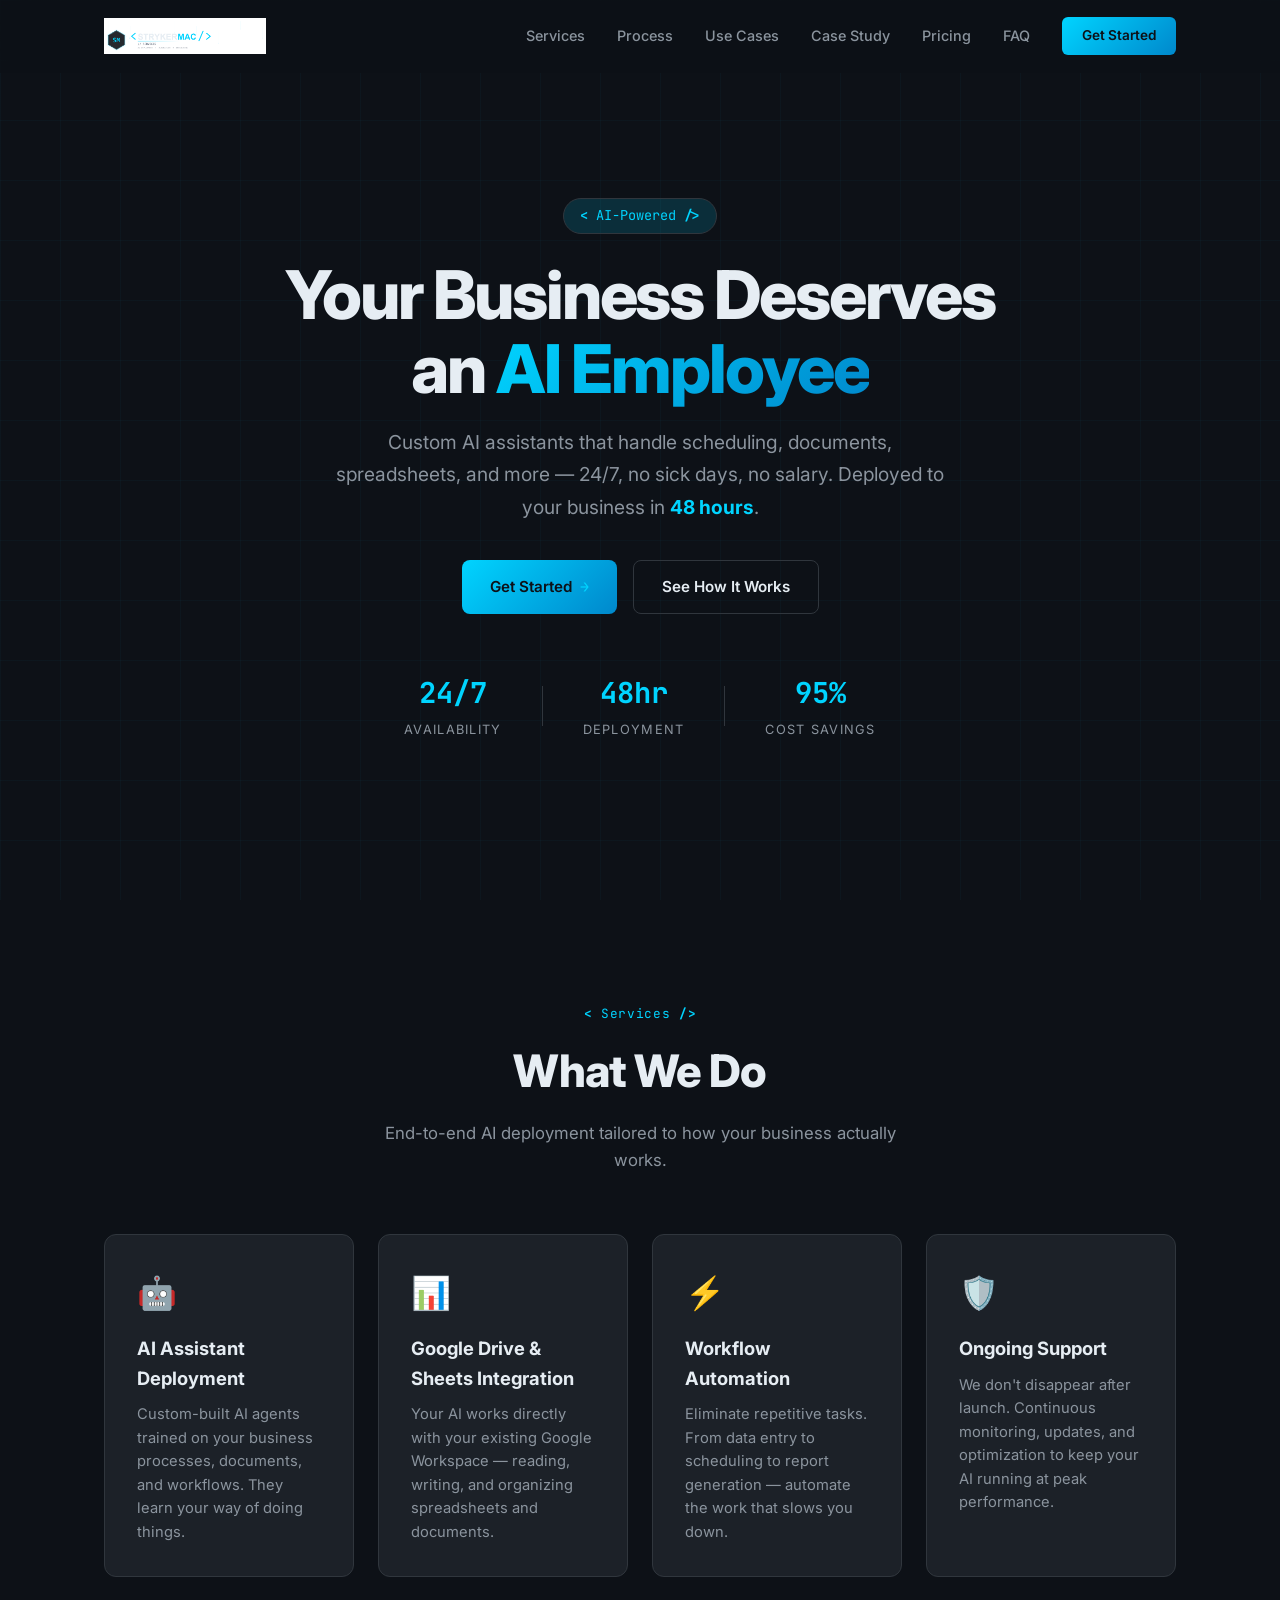
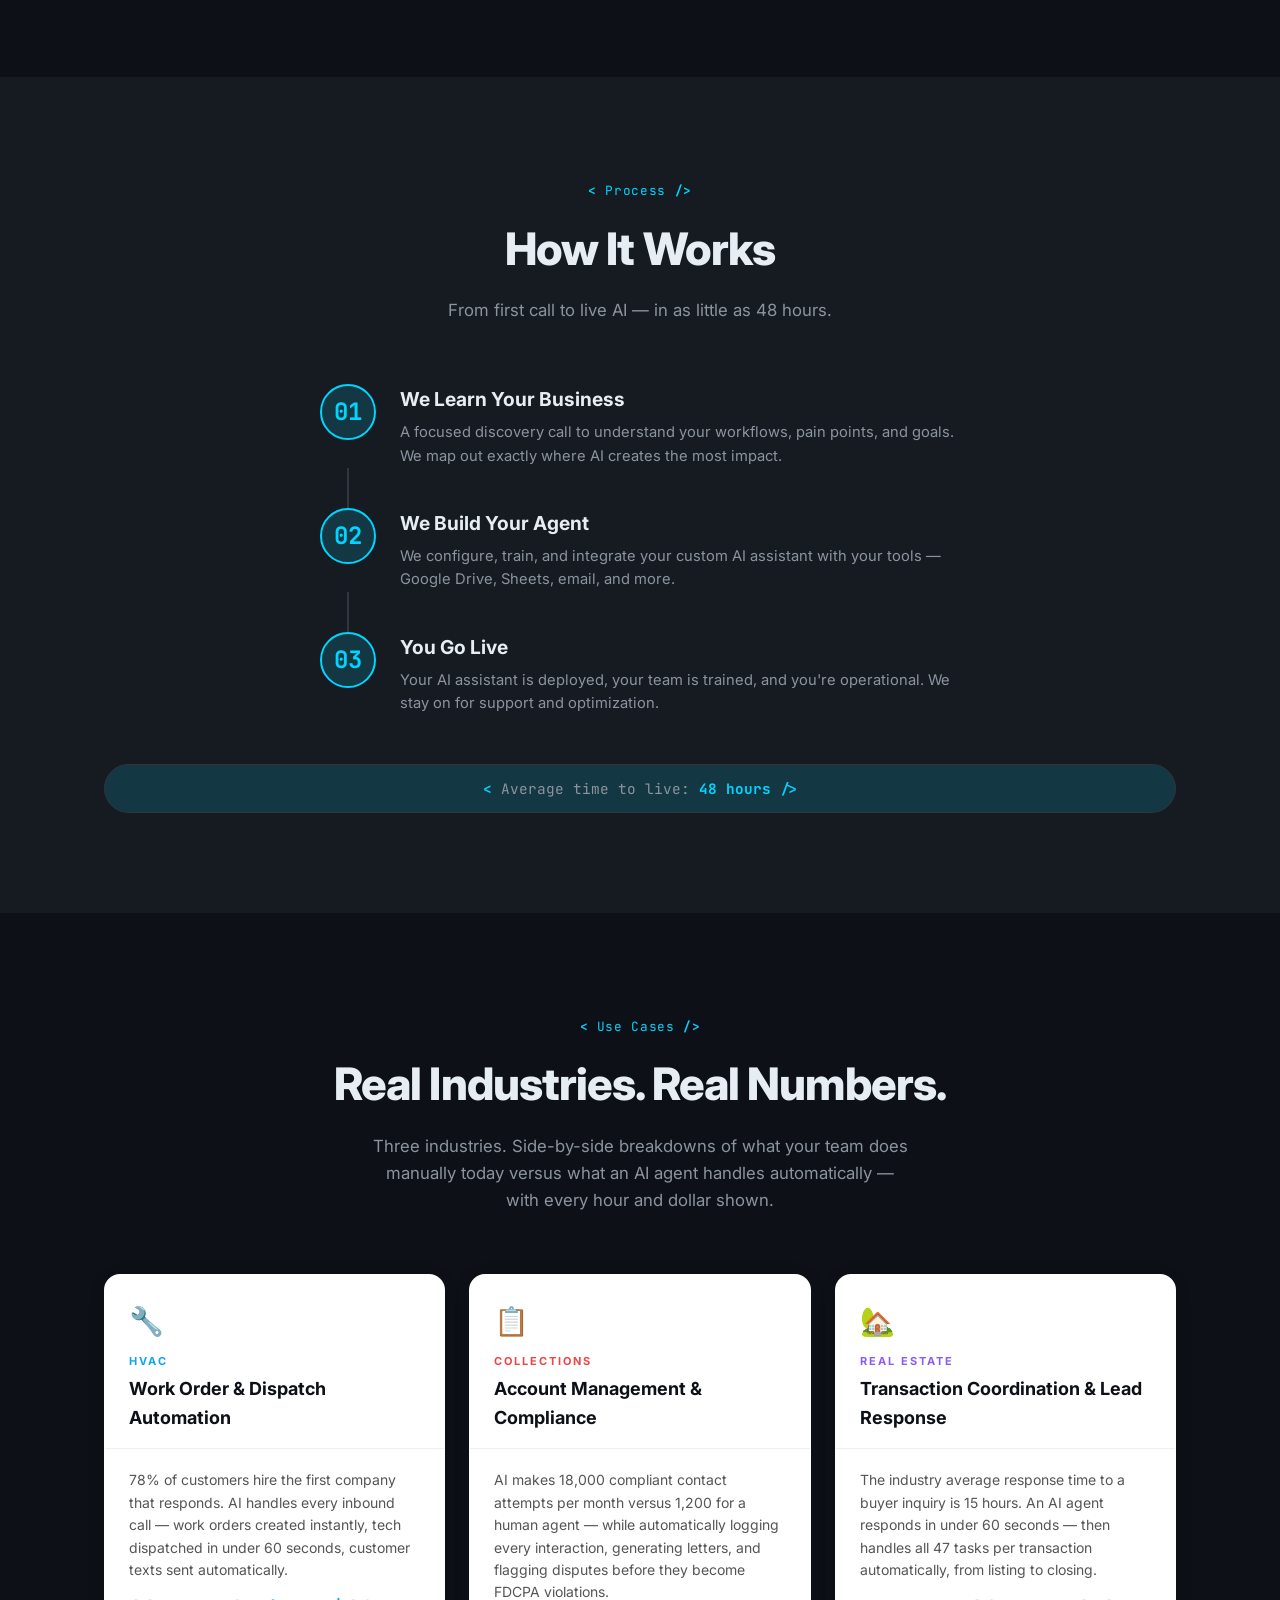
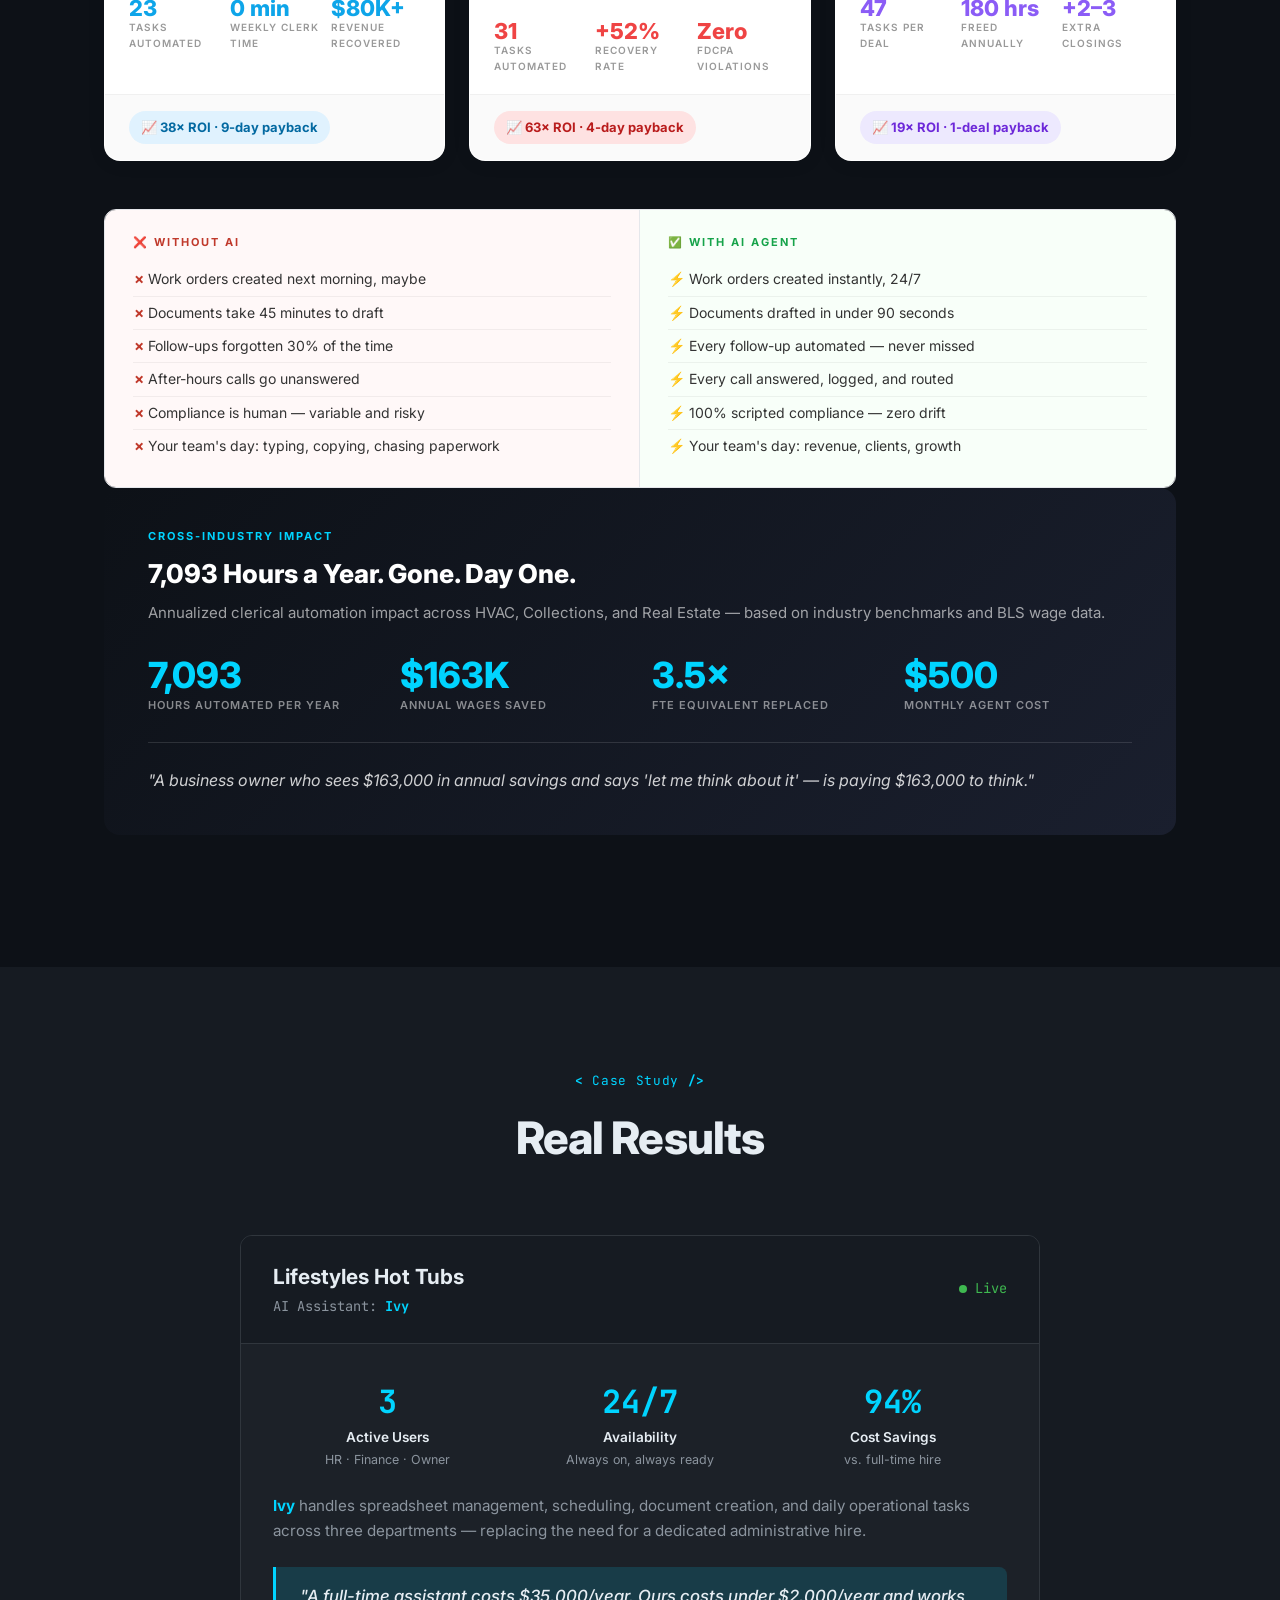
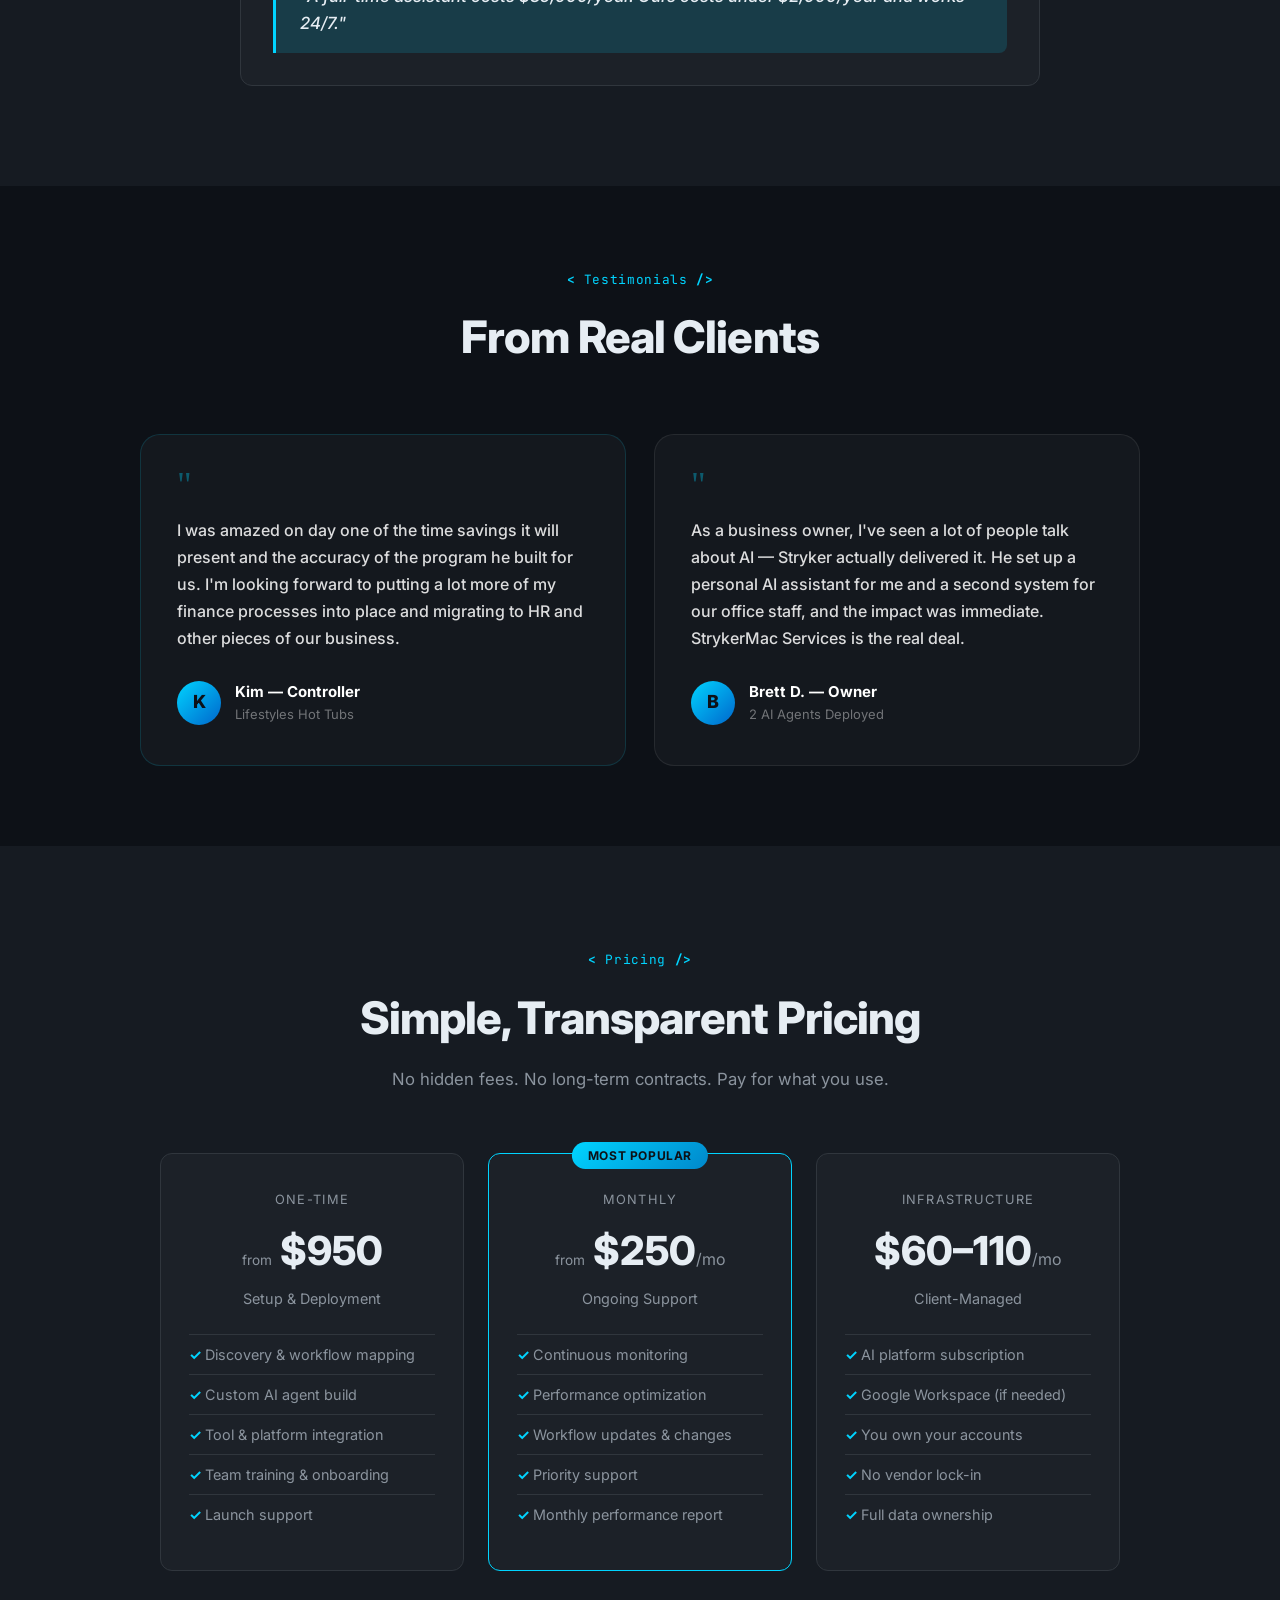
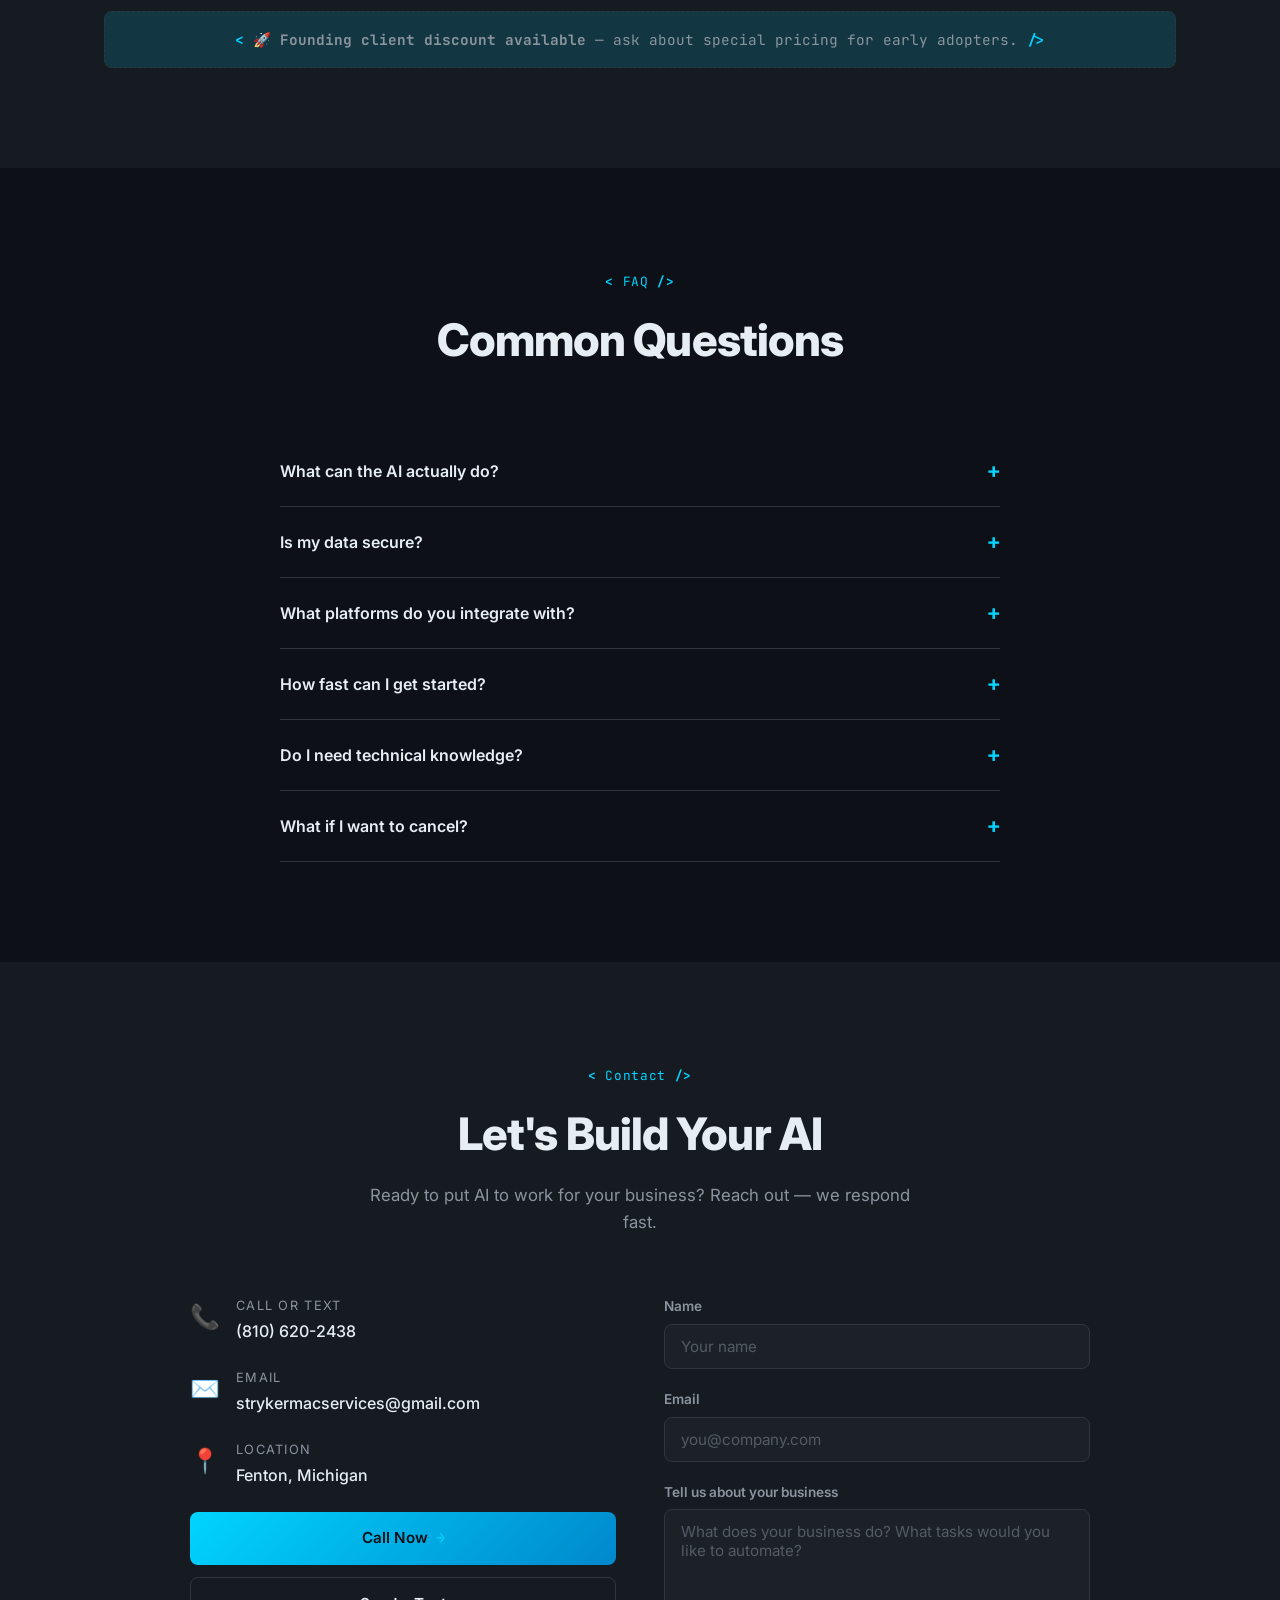
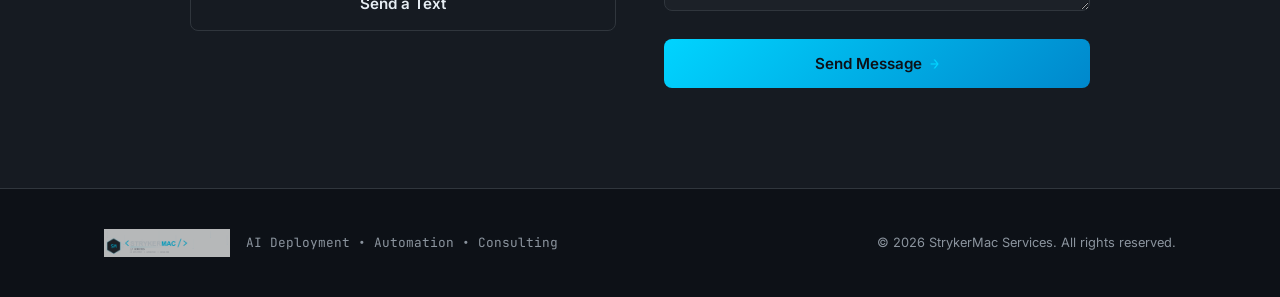
<file: index.html>
<!DOCTYPE html>
<html lang="en">
<head>
    <meta charset="UTF-8">
    <!-- Google tag (gtag.js) -->
    <script async src="https://www.googletagmanager.com/gtag/js?id=G-7SQLWQNTBG"></script>
    <script>
        window.dataLayer = window.dataLayer || [];
        function gtag(){dataLayer.push(arguments);}
        gtag('js', new Date());
        gtag('config', 'G-7SQLWQNTBG');
    </script>
    <meta name="viewport" content="width=device-width, initial-scale=1.0">
    <title>StrykerMac Services — AI Assistants for Small Business</title>
    <meta name="description" content="AI assistant deployment, workflow automation, and consulting for small businesses. Live in 48 hours. StrykerMac Services, Fenton Michigan.">
    
    <!-- Open Graph / Facebook -->
    <meta property="og:type" content="website">
    <meta property="og:url" content="https://strykermacservices.services/">
    <meta property="og:title" content="StrykerMac Services — AI Assistants for Small Business">
    <meta property="og:description" content="Custom AI assistants deployed to your business in 48 hours. Scheduling, lead qualification, customer service — automated. Fenton, Michigan.">
    <meta property="og:image" content="https://strykermacservices.services/og-image.png">
    <meta property="og:image:width" content="1200">
    <meta property="og:image:height" content="630">

    <!-- Twitter Card -->
    <meta name="twitter:card" content="summary_large_image">
    <meta name="twitter:title" content="StrykerMac Services — AI Assistants for Small Business">
    <meta name="twitter:description" content="Custom AI assistants deployed to your business in 48 hours. Fenton, Michigan.">
    <meta name="twitter:image" content="https://strykermacservices.services/og-image.png">
    
    <link rel="icon" href="data:image/svg+xml,<svg xmlns='http://www.w3.org/2000/svg' viewBox='0 0 100 100'><rect fill='%230D1117' width='100' height='100' rx='16'/><text x='50' y='68' text-anchor='middle' font-family='monospace' font-size='48' font-weight='bold' fill='%2300D4FF'>&lt;/&gt;</text></svg>">
    <link rel="preconnect" href="https://fonts.googleapis.com">
    <link rel="preconnect" href="https://fonts.gstatic.com" crossorigin>
    <link href="https://fonts.googleapis.com/css2?family=Inter:wght@300;400;500;600;700;800&family=JetBrains+Mono:wght@400;500;700&display=swap" rel="stylesheet">
    <link rel="stylesheet" href="style.css">
    <style>
        /* USE CASES SECTION */
        .uc-industry-grid {
            display: grid;
            grid-template-columns: repeat(3, 1fr);
            gap: 24px;
            margin-bottom: 48px;
        }
        @media (max-width: 900px) { .uc-industry-grid { grid-template-columns: 1fr; } }

        .uc-card {
            background: #fff;
            border-radius: 16px;
            overflow: hidden;
            border: 1.5px solid rgba(255,255,255,0.08);
            box-shadow: 0 2px 20px rgba(0,0,0,0.06);
            display: flex;
            flex-direction: column;
        }
        .uc-card-header {
            padding: 24px 24px 16px;
            border-bottom: 1px solid #f0f0f0;
        }
        .uc-card-icon { font-size: 28px; margin-bottom: 10px; }
        .uc-card-industry {
            font-size: 11px;
            font-weight: 700;
            letter-spacing: 2px;
            text-transform: uppercase;
            margin-bottom: 4px;
        }
        .uc-card-hvac .uc-card-industry { color: #0ea5e9; }
        .uc-card-collections .uc-card-industry { color: #ef4444; }
        .uc-card-realestate .uc-card-industry { color: #8b5cf6; }
        .uc-card h3 { font-size: 18px; font-weight: 700; color: #0d1117; margin: 0; }
        .uc-card-body { padding: 20px 24px; flex: 1; }
        .uc-card-body p { font-size: 14px; color: #555; margin-bottom: 16px; line-height: 1.6; }
        .uc-stats-row {
            display: flex;
            gap: 12px;
            flex-wrap: wrap;
        }
        .uc-mini-stat { flex: 1; min-width: 60px; }
        .uc-mini-stat-num {
            font-size: 22px;
            font-weight: 800;
            color: #0d1117;
            line-height: 1;
        }
        .uc-card-hvac .uc-mini-stat-num { color: #0ea5e9; }
        .uc-card-collections .uc-mini-stat-num { color: #ef4444; }
        .uc-card-realestate .uc-mini-stat-num { color: #8b5cf6; }
        .uc-mini-stat-label {
            font-size: 10px;
            text-transform: uppercase;
            letter-spacing: 1px;
            color: #999;
            font-weight: 600;
        }
        .uc-card-footer {
            padding: 16px 24px;
            background: #fafafa;
            border-top: 1px solid #f0f0f0;
        }
        .uc-roi-badge {
            display: inline-flex;
            align-items: center;
            gap: 6px;
            font-size: 13px;
            font-weight: 700;
            padding: 6px 12px;
            border-radius: 999px;
        }
        .uc-card-hvac .uc-roi-badge { background: #e0f2fe; color: #0369a1; }
        .uc-card-collections .uc-roi-badge { background: #fee2e2; color: #b91c1c; }
        .uc-card-realestate .uc-roi-badge { background: #ede9fe; color: #6d28d9; }

        /* MASTER SUMMARY STRIP */
        .uc-master {
            background: linear-gradient(135deg, #0d1117 0%, #1a1f2e 100%);
            border-radius: 16px;
            padding: 40px 44px;
            margin-bottom: 32px;
            color: #fff;
        }
        .uc-master-label {
            font-size: 11px;
            font-weight: 700;
            letter-spacing: 2px;
            text-transform: uppercase;
            color: #00d4ff;
            margin-bottom: 8px;
        }
        .uc-master h3 {
            font-size: 26px;
            font-weight: 800;
            margin-bottom: 6px;
            color: #fff;
        }
        .uc-master-sub {
            font-size: 15px;
            color: rgba(255,255,255,0.6);
            margin-bottom: 32px;
        }
        .uc-master-stats {
            display: grid;
            grid-template-columns: repeat(4, 1fr);
            gap: 24px;
            margin-bottom: 28px;
        }
        @media (max-width: 800px) { .uc-master-stats { grid-template-columns: repeat(2, 1fr); } }
        .uc-master-stat {}
        .uc-master-stat-num {
            font-size: 36px;
            font-weight: 800;
            color: #00d4ff;
            line-height: 1;
            margin-bottom: 4px;
        }
        .uc-master-stat-label {
            font-size: 11px;
            text-transform: uppercase;
            letter-spacing: 1px;
            color: rgba(255,255,255,0.5);
            font-weight: 600;
        }
        .uc-quote {
            border-top: 1px solid rgba(255,255,255,0.12);
            padding-top: 24px;
            font-size: 16px;
            font-style: italic;
            color: rgba(255,255,255,0.8);
            line-height: 1.7;
        }

        /* BEFORE/AFTER STRIP */
        .uc-ba-strip {
            display: grid;
            grid-template-columns: 1fr 1fr;
            gap: 0;
            border-radius: 12px;
            overflow: hidden;
            border: 1.5px solid #e5e7eb;
        }
        @media (max-width: 640px) { .uc-ba-strip { grid-template-columns: 1fr; } }
        .uc-ba-before, .uc-ba-after { padding: 24px 28px; }
        .uc-ba-before { background: #fff8f8; border-right: 1.5px solid #e5e7eb; }
        .uc-ba-after { background: #f8fff9; }
        .uc-ba-label {
            font-size: 11px;
            font-weight: 700;
            letter-spacing: 2px;
            text-transform: uppercase;
            margin-bottom: 12px;
        }
        .uc-ba-before .uc-ba-label { color: #c0392b; }
        .uc-ba-after .uc-ba-label { color: #16a34a; }
        .uc-ba-list { list-style: none; }
        .uc-ba-list li { font-size: 14px; color: #333; padding: 5px 0; border-bottom: 1px solid rgba(0,0,0,0.05); }
        .uc-ba-list li:last-child { border-bottom: none; }
        .uc-ba-before .uc-ba-list li::before { content: '✗ '; color: #c0392b; font-weight: 700; }
        .uc-ba-after .uc-ba-list li::before { content: '⚡ '; color: #16a34a; }
    </style>
</head>
<body>
    <!-- NAV -->
    <nav class="nav" id="nav">
        <div class="nav-inner">
            <a href="#hero" class="nav-logo">
                <img src="logo-white.png" alt="StrykerMac Services" class="logo-img">
            </a>
            <div class="nav-links" id="navLinks">
                <a href="#services">Services</a>
                <a href="#how-it-works">Process</a>
                <a href="#use-cases">Use Cases</a>
                <a href="#case-study">Case Study</a>
                <a href="#pricing">Pricing</a>
                <a href="#faq">FAQ</a>
                <a href="#contact" class="nav-cta">Get Started</a>
            </div>
            <button class="hamburger" id="hamburger" aria-label="Toggle menu">
                <span></span><span></span><span></span>
            </button>
        </div>
    </nav>

    <!-- HERO -->
    <section class="hero" id="hero">
        <div class="hero-bg-grid"></div>
        <div class="container hero-content">
            <div class="hero-badge fade-in"><span class="code-accent">&lt;</span> AI-Powered <span class="code-accent">/&gt;</span></div>
            <h1 class="fade-in">Your Business Deserves<br>an <span class="gradient-text">AI Employee</span></h1>
            <p class="hero-sub fade-in">Custom AI assistants that handle scheduling, documents, spreadsheets, and more — 24/7, no sick days, no salary. Deployed to your business in <strong>48 hours</strong>.</p>
            <div class="hero-actions fade-in">
                <a href="#contact" class="btn btn-primary">Get Started <span class="code-accent">→</span></a>
                <a href="#how-it-works" class="btn btn-ghost">See How It Works</a>
            </div>
            <div class="hero-stats fade-in">
                <div class="stat"><span class="stat-num">24/7</span><span class="stat-label">Availability</span></div>
                <div class="stat-divider"></div>
                <div class="stat"><span class="stat-num">48hr</span><span class="stat-label">Deployment</span></div>
                <div class="stat-divider"></div>
                <div class="stat"><span class="stat-num">95%</span><span class="stat-label">Cost Savings</span></div>
            </div>
        </div>
    </section>

    <!-- SERVICES -->
    <section class="section" id="services">
        <div class="container">
            <div class="section-header fade-in">
                <span class="section-tag"><span class="code-accent">&lt;</span> Services <span class="code-accent">/&gt;</span></span>
                <h2>What We Do</h2>
                <p class="section-sub">End-to-end AI deployment tailored to how your business actually works.</p>
            </div>
            <div class="cards-grid">
                <div class="card fade-in">
                    <div class="card-icon">🤖</div>
                    <h3>AI Assistant Deployment</h3>
                    <p>Custom-built AI agents trained on your business processes, documents, and workflows. They learn your way of doing things.</p>
                </div>
                <div class="card fade-in">
                    <div class="card-icon">📊</div>
                    <h3>Google Drive &amp; Sheets Integration</h3>
                    <p>Your AI works directly with your existing Google Workspace — reading, writing, and organizing spreadsheets and documents.</p>
                </div>
                <div class="card fade-in">
                    <div class="card-icon">⚡</div>
                    <h3>Workflow Automation</h3>
                    <p>Eliminate repetitive tasks. From data entry to scheduling to report generation — automate the work that slows you down.</p>
                </div>
                <div class="card fade-in">
                    <div class="card-icon">🛡️</div>
                    <h3>Ongoing Support</h3>
                    <p>We don't disappear after launch. Continuous monitoring, updates, and optimization to keep your AI running at peak performance.</p>
                </div>
            </div>
        </div>
    </section>

    <!-- HOW IT WORKS -->
    <section class="section section-alt" id="how-it-works">
        <div class="container">
            <div class="section-header fade-in">
                <span class="section-tag"><span class="code-accent">&lt;</span> Process <span class="code-accent">/&gt;</span></span>
                <h2>How It Works</h2>
                <p class="section-sub">From first call to live AI — in as little as 48 hours.</p>
            </div>
            <div class="timeline">
                <div class="timeline-step fade-in">
                    <div class="step-number">01</div>
                    <div class="step-content">
                        <h3>We Learn Your Business</h3>
                        <p>A focused discovery call to understand your workflows, pain points, and goals. We map out exactly where AI creates the most impact.</p>
                    </div>
                </div>
                <div class="timeline-connector fade-in"></div>
                <div class="timeline-step fade-in">
                    <div class="step-number">02</div>
                    <div class="step-content">
                        <h3>We Build Your Agent</h3>
                        <p>We configure, train, and integrate your custom AI assistant with your tools — Google Drive, Sheets, email, and more.</p>
                    </div>
                </div>
                <div class="timeline-connector fade-in"></div>
                <div class="timeline-step fade-in">
                    <div class="step-number">03</div>
                    <div class="step-content">
                        <h3>You Go Live</h3>
                        <p>Your AI assistant is deployed, your team is trained, and you're operational. We stay on for support and optimization.</p>
                    </div>
                </div>
            </div>
            <div class="timeline-badge fade-in">
                <span class="code-accent">&lt;</span> Average time to live: <strong>48 hours</strong> <span class="code-accent">/&gt;</span>
            </div>
        </div>
    </section>

    <!-- USE CASES -->
    <section class="section" id="use-cases">
        <div class="container">
            <div class="section-header fade-in">
                <span class="section-tag"><span class="code-accent">&lt;</span> Use Cases <span class="code-accent">/&gt;</span></span>
                <h2>Real Industries. Real Numbers.</h2>
                <p class="section-sub">Three industries. Side-by-side breakdowns of what your team does manually today versus what an AI agent handles automatically — with every hour and dollar shown.</p>
            </div>

            <!-- INDUSTRY CARDS -->
            <div class="uc-industry-grid">

                <!-- HVAC -->
                <div class="uc-card uc-card-hvac fade-in">
                    <div class="uc-card-header">
                        <div class="uc-card-icon">🔧</div>
                        <div class="uc-card-industry">HVAC</div>
                        <h3>Work Order & Dispatch Automation</h3>
                    </div>
                    <div class="uc-card-body">
                        <p>78% of customers hire the first company that responds. AI handles every inbound call — work orders created instantly, tech dispatched in under 60 seconds, customer texts sent automatically.</p>
                        <div class="uc-stats-row">
                            <div class="uc-mini-stat">
                                <div class="uc-mini-stat-num">23</div>
                                <div class="uc-mini-stat-label">Tasks automated</div>
                            </div>
                            <div class="uc-mini-stat">
                                <div class="uc-mini-stat-num">0 min</div>
                                <div class="uc-mini-stat-label">Weekly clerk time</div>
                            </div>
                            <div class="uc-mini-stat">
                                <div class="uc-mini-stat-num">$80K+</div>
                                <div class="uc-mini-stat-label">Revenue recovered</div>
                            </div>
                        </div>
                    </div>
                    <div class="uc-card-footer">
                        <span class="uc-roi-badge">📈 38× ROI · 9-day payback</span>
                    </div>
                </div>

                <!-- COLLECTIONS -->
                <div class="uc-card uc-card-collections fade-in">
                    <div class="uc-card-header">
                        <div class="uc-card-icon">📋</div>
                        <div class="uc-card-industry">Collections</div>
                        <h3>Account Management & Compliance</h3>
                    </div>
                    <div class="uc-card-body">
                        <p>AI makes 18,000 compliant contact attempts per month versus 1,200 for a human agent — while automatically logging every interaction, generating letters, and flagging disputes before they become FDCPA violations.</p>
                        <div class="uc-stats-row">
                            <div class="uc-mini-stat">
                                <div class="uc-mini-stat-num">31</div>
                                <div class="uc-mini-stat-label">Tasks automated</div>
                            </div>
                            <div class="uc-mini-stat">
                                <div class="uc-mini-stat-num">+52%</div>
                                <div class="uc-mini-stat-label">Recovery rate</div>
                            </div>
                            <div class="uc-mini-stat">
                                <div class="uc-mini-stat-num">Zero</div>
                                <div class="uc-mini-stat-label">FDCPA violations</div>
                            </div>
                        </div>
                    </div>
                    <div class="uc-card-footer">
                        <span class="uc-roi-badge">📈 63× ROI · 4-day payback</span>
                    </div>
                </div>

                <!-- REAL ESTATE -->
                <div class="uc-card uc-card-realestate fade-in">
                    <div class="uc-card-header">
                        <div class="uc-card-icon">🏡</div>
                        <div class="uc-card-industry">Real Estate</div>
                        <h3>Transaction Coordination & Lead Response</h3>
                    </div>
                    <div class="uc-card-body">
                        <p>The industry average response time to a buyer inquiry is 15 hours. An AI agent responds in under 60 seconds — then handles all 47 tasks per transaction automatically, from listing to closing.</p>
                        <div class="uc-stats-row">
                            <div class="uc-mini-stat">
                                <div class="uc-mini-stat-num">47</div>
                                <div class="uc-mini-stat-label">Tasks per deal</div>
                            </div>
                            <div class="uc-mini-stat">
                                <div class="uc-mini-stat-num">180 hrs</div>
                                <div class="uc-mini-stat-label">Freed annually</div>
                            </div>
                            <div class="uc-mini-stat">
                                <div class="uc-mini-stat-num">+2–3</div>
                                <div class="uc-mini-stat-label">Extra closings</div>
                            </div>
                        </div>
                    </div>
                    <div class="uc-card-footer">
                        <span class="uc-roi-badge">📈 19× ROI · 1-deal payback</span>
                    </div>
                </div>

            </div>

            <!-- BEFORE / AFTER -->
            <div class="uc-ba-strip fade-in">
                <div class="uc-ba-before">
                    <div class="uc-ba-label">❌ Without AI</div>
                    <ul class="uc-ba-list">
                        <li>Work orders created next morning, maybe</li>
                        <li>Documents take 45 minutes to draft</li>
                        <li>Follow-ups forgotten 30% of the time</li>
                        <li>After-hours calls go unanswered</li>
                        <li>Compliance is human — variable and risky</li>
                        <li>Your team's day: typing, copying, chasing paperwork</li>
                    </ul>
                </div>
                <div class="uc-ba-after">
                    <div class="uc-ba-label">✅ With AI Agent</div>
                    <ul class="uc-ba-list">
                        <li>Work orders created instantly, 24/7</li>
                        <li>Documents drafted in under 90 seconds</li>
                        <li>Every follow-up automated — never missed</li>
                        <li>Every call answered, logged, and routed</li>
                        <li>100% scripted compliance — zero drift</li>
                        <li>Your team's day: revenue, clients, growth</li>
                    </ul>
                </div>
            </div>

            <!-- MASTER SUMMARY -->
            <div class="uc-master fade-in">
                <div class="uc-master-label">Cross-Industry Impact</div>
                <h3>7,093 Hours a Year. Gone. Day One.</h3>
                <p class="uc-master-sub">Annualized clerical automation impact across HVAC, Collections, and Real Estate — based on industry benchmarks and BLS wage data.</p>
                <div class="uc-master-stats">
                    <div class="uc-master-stat">
                        <div class="uc-master-stat-num">7,093</div>
                        <div class="uc-master-stat-label">Hours automated per year</div>
                    </div>
                    <div class="uc-master-stat">
                        <div class="uc-master-stat-num">$163K</div>
                        <div class="uc-master-stat-label">Annual wages saved</div>
                    </div>
                    <div class="uc-master-stat">
                        <div class="uc-master-stat-num">3.5×</div>
                        <div class="uc-master-stat-label">FTE equivalent replaced</div>
                    </div>
                    <div class="uc-master-stat">
                        <div class="uc-master-stat-num">$500</div>
                        <div class="uc-master-stat-label">Monthly agent cost</div>
                    </div>
                </div>
                <p class="uc-quote">"A business owner who sees $163,000 in annual savings and says 'let me think about it' — is paying $163,000 to think."</p>
            </div>

        </div>
    </section>

    <!-- CASE STUDY -->
    <section class="section section-alt" id="case-study">
        <div class="container">
            <div class="section-header fade-in">
                <span class="section-tag"><span class="code-accent">&lt;</span> Case Study <span class="code-accent">/&gt;</span></span>
                <h2>Real Results</h2>
            </div>
            <div class="case-study-card fade-in">
                <div class="case-header">
                    <div>
                        <h3>Lifestyles Hot Tubs</h3>
                        <span class="case-label">AI Assistant: <strong>Ivy</strong></span>
                    </div>
                    <div class="case-status"><span class="status-dot"></span> Live</div>
                </div>
                <div class="case-body">
                    <div class="case-stats">
                        <div class="case-stat">
                            <span class="case-stat-num">3</span>
                            <span class="case-stat-label">Active Users</span>
                            <span class="case-stat-detail">HR · Finance · Owner</span>
                        </div>
                        <div class="case-stat">
                            <span class="case-stat-num">24/7</span>
                            <span class="case-stat-label">Availability</span>
                            <span class="case-stat-detail">Always on, always ready</span>
                        </div>
                        <div class="case-stat">
                            <span class="case-stat-num">94%</span>
                            <span class="case-stat-label">Cost Savings</span>
                            <span class="case-stat-detail">vs. full-time hire</span>
                        </div>
                    </div>
                    <div class="case-details">
                        <p><strong>Ivy</strong> handles spreadsheet management, scheduling, document creation, and daily operational tasks across three departments — replacing the need for a dedicated administrative hire.</p>
                    </div>
                    <blockquote class="case-quote">
                        <p>"A full-time assistant costs $35,000/year. Ours costs under $2,000/year and works 24/7."</p>
                    </blockquote>
                </div>
            </div>
        </div>
    </section>

    <!-- TESTIMONIALS -->
    <section class="section" id="testimonial" style="background:#0D1117;padding:80px 0;">
        <div class="container">
            <div class="section-header fade-in">
                <span class="section-tag"><span class="code-accent">&lt;</span> Testimonials <span class="code-accent">/&gt;</span></span>
                <h2>From Real Clients</h2>
            </div>
            <div style="display:grid;grid-template-columns:1fr 1fr;gap:28px;max-width:1000px;margin:0 auto;" class="fade-in">
                <!-- Kim -->
                <div style="background:rgba(255,255,255,0.03);border:1.5px solid rgba(0,212,255,0.15);border-radius:20px;padding:40px 36px;display:flex;flex-direction:column;justify-content:space-between;">
                    <div>
                        <div style="font-size:36px;color:#00D4FF;opacity:0.35;font-family:Georgia,serif;line-height:0.6;margin-bottom:20px;">"</div>
                        <p style="font-size:16px;font-weight:500;color:rgba(255,255,255,0.85);line-height:1.7;margin-bottom:28px;">I was amazed on day one of the time savings it will present and the accuracy of the program he built for us. I'm looking forward to putting a lot more of my finance processes into place and migrating to HR and other pieces of our business.</p>
                    </div>
                    <div style="display:flex;align-items:center;gap:14px;">
                        <div style="width:44px;height:44px;border-radius:50%;background:linear-gradient(135deg,#00D4FF,#0066cc);display:flex;align-items:center;justify-content:center;font-weight:800;color:#0D1117;font-size:18px;flex-shrink:0;">K</div>
                        <div>
                            <div style="font-weight:700;color:#fff;font-size:15px;">Kim — Controller</div>
                            <div style="font-size:13px;color:rgba(255,255,255,0.4);">Lifestyles Hot Tubs</div>
                        </div>
                    </div>
                </div>
                <!-- Brett -->
                <div style="background:rgba(255,255,255,0.03);border:1.5px solid rgba(255,255,255,0.08);border-radius:20px;padding:40px 36px;display:flex;flex-direction:column;justify-content:space-between;">
                    <div>
                        <div style="font-size:36px;color:#00D4FF;opacity:0.35;font-family:Georgia,serif;line-height:0.6;margin-bottom:20px;">"</div>
                        <p style="font-size:16px;font-weight:500;color:rgba(255,255,255,0.85);line-height:1.7;margin-bottom:28px;">As a business owner, I've seen a lot of people talk about AI — Stryker actually delivered it. He set up a personal AI assistant for me and a second system for our office staff, and the impact was immediate. StrykerMac Services is the real deal.</p>
                    </div>
                    <div style="display:flex;align-items:center;gap:14px;">
                        <div style="width:44px;height:44px;border-radius:50%;background:linear-gradient(135deg,#00D4FF,#0066cc);display:flex;align-items:center;justify-content:center;font-weight:800;color:#0D1117;font-size:18px;flex-shrink:0;">B</div>
                        <div>
                            <div style="font-weight:700;color:#fff;font-size:15px;">Brett D. — Owner</div>
                            <div style="font-size:13px;color:rgba(255,255,255,0.4);">2 AI Agents Deployed</div>
                        </div>
                    </div>
                </div>
            </div>
        </div>
    </section>

    <!-- PRICING -->
    <section class="section section-alt" id="pricing">
        <div class="container">
            <div class="section-header fade-in">
                <span class="section-tag"><span class="code-accent">&lt;</span> Pricing <span class="code-accent">/&gt;</span></span>
                <h2>Simple, Transparent Pricing</h2>
                <p class="section-sub">No hidden fees. No long-term contracts. Pay for what you use.</p>
            </div>
            <div class="pricing-grid">
                <div class="pricing-card fade-in">
                    <div class="pricing-label">One-Time</div>
                    <div class="pricing-amount"><span class="pricing-from">from</span> $950</div>
                    <div class="pricing-desc">Setup &amp; Deployment</div>
                    <ul class="pricing-features">
                        <li>Discovery &amp; workflow mapping</li>
                        <li>Custom AI agent build</li>
                        <li>Tool &amp; platform integration</li>
                        <li>Team training &amp; onboarding</li>
                        <li>Launch support</li>
                    </ul>
                </div>
                <div class="pricing-card pricing-card-featured fade-in">
                    <div class="pricing-badge">Most Popular</div>
                    <div class="pricing-label">Monthly</div>
                    <div class="pricing-amount"><span class="pricing-from">from</span> $250<span class="pricing-period">/mo</span></div>
                    <div class="pricing-desc">Ongoing Support</div>
                    <ul class="pricing-features">
                        <li>Continuous monitoring</li>
                        <li>Performance optimization</li>
                        <li>Workflow updates &amp; changes</li>
                        <li>Priority support</li>
                        <li>Monthly performance report</li>
                    </ul>
                </div>
                <div class="pricing-card fade-in">
                    <div class="pricing-label">Infrastructure</div>
                    <div class="pricing-amount">$60–110<span class="pricing-period">/mo</span></div>
                    <div class="pricing-desc">Client-Managed</div>
                    <ul class="pricing-features">
                        <li>AI platform subscription</li>
                        <li>Google Workspace (if needed)</li>
                        <li>You own your accounts</li>
                        <li>No vendor lock-in</li>
                        <li>Full data ownership</li>
                    </ul>
                </div>
            </div>
            <div class="pricing-note fade-in">
                <span class="code-accent">&lt;</span> 🚀 <strong>Founding client discount available</strong> — ask about special pricing for early adopters. <span class="code-accent">/&gt;</span>
            </div>
        </div>
    </section>

    <!-- FAQ -->
    <section class="section" id="faq">
        <div class="container">
            <div class="section-header fade-in">
                <span class="section-tag"><span class="code-accent">&lt;</span> FAQ <span class="code-accent">/&gt;</span></span>
                <h2>Common Questions</h2>
            </div>
            <div class="faq-list">
                <div class="faq-item fade-in">
                    <button class="faq-question">
                        <span>What can the AI actually do?</span>
                        <span class="faq-toggle">+</span>
                    </button>
                    <div class="faq-answer">
                        <p>Your AI assistant can manage spreadsheets, create and edit documents, handle scheduling, answer questions about your business, generate reports, organize files, send reminders, and automate repetitive tasks. It integrates with Google Drive, Sheets, Docs, Gmail, and more. Think of it as a tireless team member who knows your business inside and out.</p>
                    </div>
                </div>
                <div class="faq-item fade-in">
                    <button class="faq-question">
                        <span>Is my data secure?</span>
                        <span class="faq-toggle">+</span>
                    </button>
                    <div class="faq-answer">
                        <p>Absolutely. Your data stays in your own accounts — we don't store or access it beyond what's needed for setup. The AI runs on industry-standard platforms with enterprise-grade encryption. You maintain full ownership and control of all your data at all times.</p>
                    </div>
                </div>
                <div class="faq-item fade-in">
                    <button class="faq-question">
                        <span>What platforms do you integrate with?</span>
                        <span class="faq-toggle">+</span>
                    </button>
                    <div class="faq-answer">
                        <p>We specialize in Google Workspace (Drive, Sheets, Docs, Gmail, Calendar) but can integrate with most cloud-based tools your business already uses. During discovery, we'll map out your full tech stack and design integrations accordingly.</p>
                    </div>
                </div>
                <div class="faq-item fade-in">
                    <button class="faq-question">
                        <span>How fast can I get started?</span>
                        <span class="faq-toggle">+</span>
                    </button>
                    <div class="faq-answer">
                        <p>Fast. Most deployments go live within 48 hours of our discovery call. Complex integrations may take a bit longer, but we'll give you a clear timeline upfront. No months-long implementation cycles — we move at startup speed.</p>
                    </div>
                </div>
                <div class="faq-item fade-in">
                    <button class="faq-question">
                        <span>Do I need technical knowledge?</span>
                        <span class="faq-toggle">+</span>
                    </button>
                    <div class="faq-answer">
                        <p>Not at all. We handle all the technical work. Your team just needs to know how to chat — if you can send a text message, you can use your AI assistant. We provide full training and ongoing support.</p>
                    </div>
                </div>
                <div class="faq-item fade-in">
                    <button class="faq-question">
                        <span>What if I want to cancel?</span>
                        <span class="faq-toggle">+</span>
                    </button>
                    <div class="faq-answer">
                        <p>No long-term contracts. Monthly support can be canceled anytime. Since you own all your accounts and data, there's zero vendor lock-in. We keep you because we deliver value, not because of a contract.</p>
                    </div>
                </div>
            </div>
        </div>
    </section>

    <!-- CONTACT -->
    <section class="section section-alt" id="contact">
        <div class="container">
            <div class="section-header fade-in">
                <span class="section-tag"><span class="code-accent">&lt;</span> Contact <span class="code-accent">/&gt;</span></span>
                <h2>Let's Build Your AI</h2>
                <p class="section-sub">Ready to put AI to work for your business? Reach out — we respond fast.</p>
            </div>
            <div class="contact-grid">
                <div class="contact-info fade-in">
                    <div class="contact-item">
                        <div class="contact-icon">📞</div>
                        <div>
                            <div class="contact-label">Call or Text</div>
                            <a href="tel:8106202438" class="contact-value">(810) 620-2438</a>
                        </div>
                    </div>
                    <div class="contact-item">
                        <div class="contact-icon">✉️</div>
                        <div>
                            <div class="contact-label">Email</div>
                            <a href="mailto:strykermacservices@gmail.com" class="contact-value">strykermacservices@gmail.com</a>
                        </div>
                    </div>
                    <div class="contact-item">
                        <div class="contact-icon">📍</div>
                        <div>
                            <div class="contact-label">Location</div>
                            <span class="contact-value">Fenton, Michigan</span>
                        </div>
                    </div>
                    <div class="contact-cta">
                        <a href="tel:8106202438" class="btn btn-primary btn-full">Call Now <span class="code-accent">→</span></a>
                        <a href="sms:8106202438" class="btn btn-ghost btn-full">Send a Text</a>
                    </div>
                </div>
                <form class="contact-form fade-in" name="contact" method="POST" netlify data-netlify="true" netlify-honeypot="bot-field">
                    <input type="hidden" name="form-name" value="contact">
                    <p style="display:none"><input name="bot-field"></p>
                    <div class="form-group">
                        <label for="name">Name</label>
                        <input type="text" id="name" name="name" required placeholder="Your name">
                    </div>
                    <div class="form-group">
                        <label for="email">Email</label>
                        <input type="email" id="email" name="email" required placeholder="you@company.com">
                    </div>
                    <div class="form-group">
                        <label for="message">Tell us about your business</label>
                        <textarea id="message" name="message" rows="4" required placeholder="What does your business do? What tasks would you like to automate?"></textarea>
                    </div>
                    <button type="submit" class="btn btn-primary btn-full">Send Message <span class="code-accent">→</span></button>
                </form>
            </div>
        </div>
    </section>

    <!-- FOOTER -->
    <footer class="footer">
        <div class="container footer-inner">
            <div class="footer-brand">
                <img src="logo-white.png" alt="StrykerMac Services" class="footer-logo">
                <span class="footer-tagline">AI Deployment • Automation • Consulting</span>
            </div>
            <div class="footer-copy">
                &copy; 2026 StrykerMac Services. All rights reserved.
            </div>
        </div>
    </footer>

    <script src="script.js"></script>
</body>
</html>
</file>
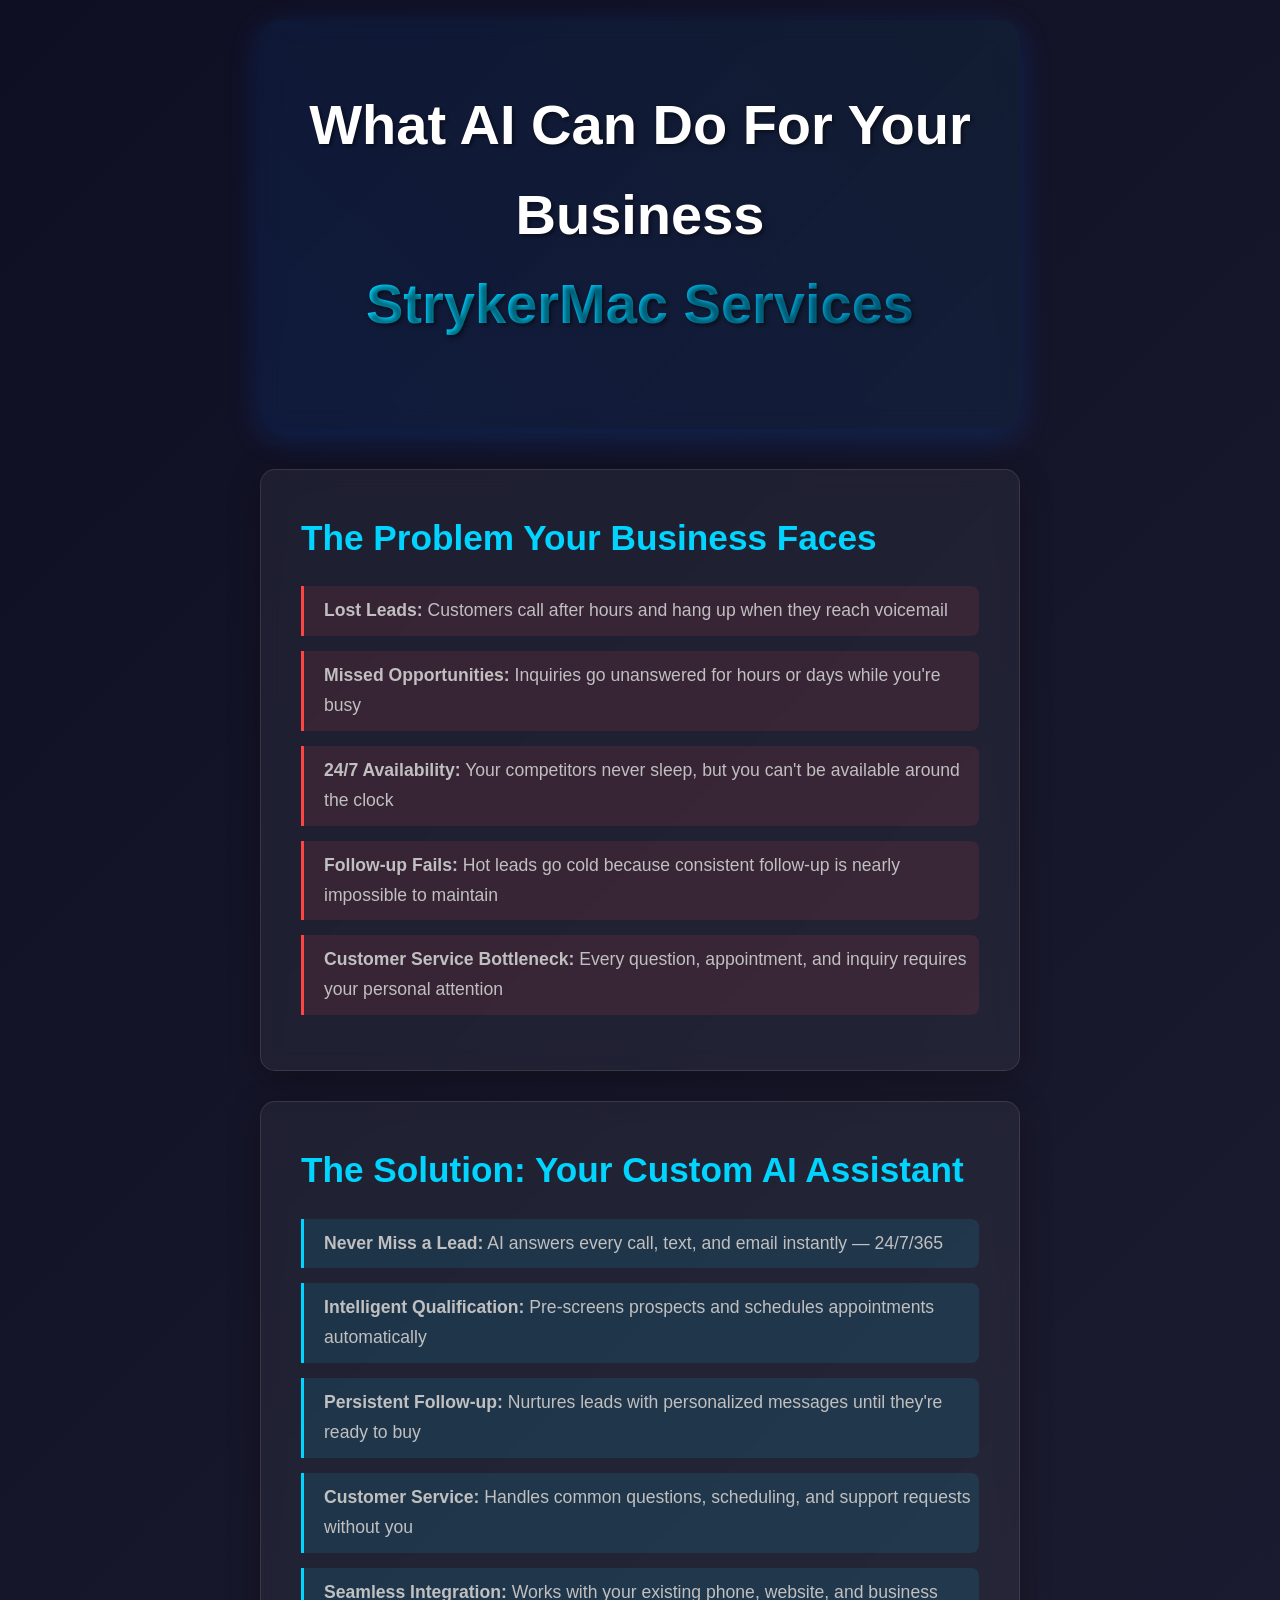
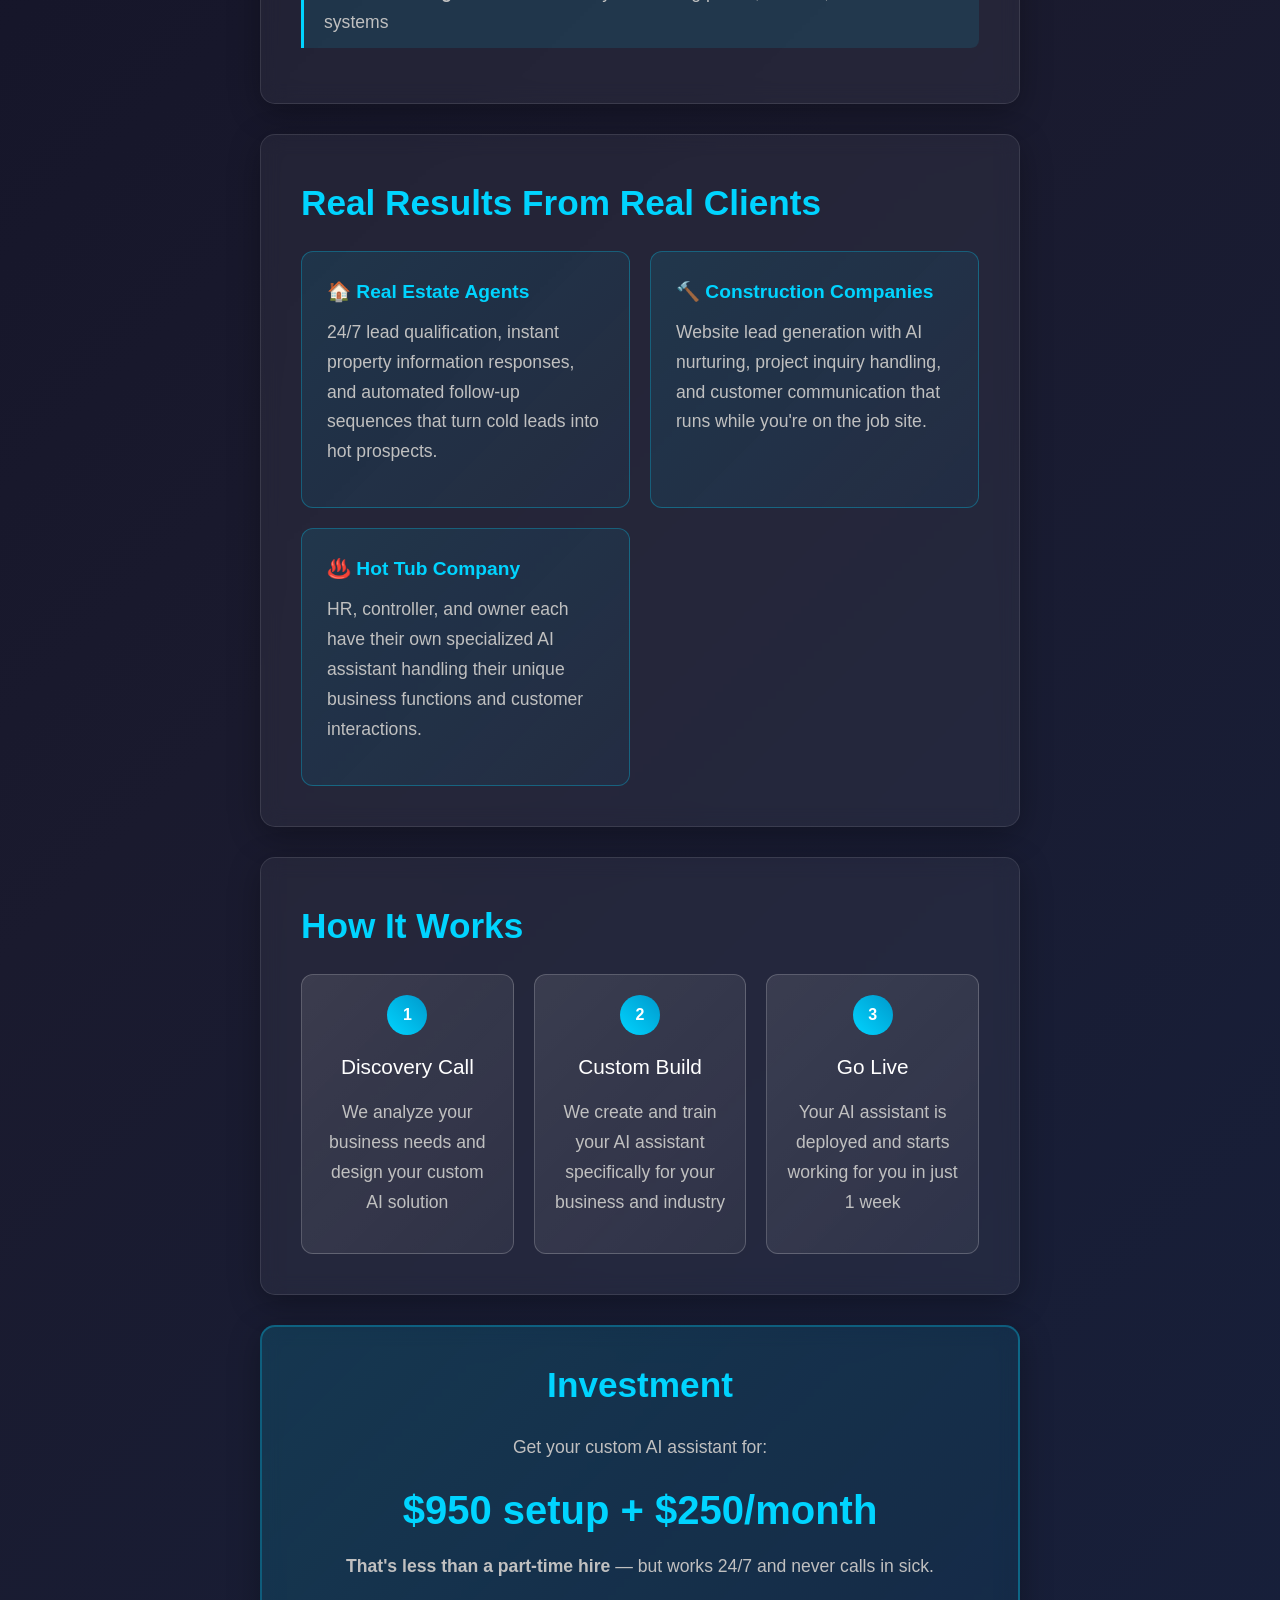
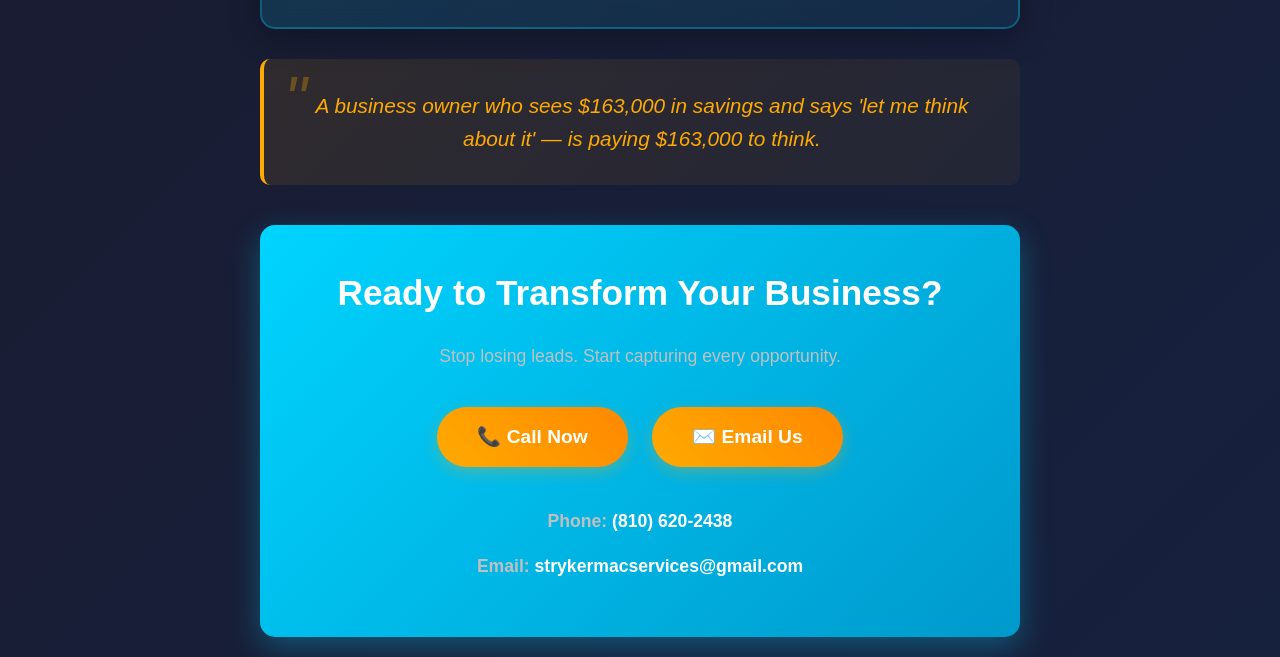
<file: pitch/index.html>
<!DOCTYPE html>
<html lang="en">
<head>
    <meta charset="UTF-8">
    <meta name="viewport" content="width=device-width, initial-scale=1.0">
    <title>What AI Can Do For Your Business — StrykerMac Services</title>
    <style>
        * {
            margin: 0;
            padding: 0;
            box-sizing: border-box;
        }

        body {
            font-family: 'Segoe UI', Tahoma, Geneva, Verdana, sans-serif;
            line-height: 1.6;
            color: #e0e0e0;
            background: linear-gradient(135deg, #0f0f23 0%, #1a1a2e 50%, #16213e 100%);
            min-height: 100vh;
            overflow-x: hidden;
        }

        .container {
            max-width: 800px;
            margin: 0 auto;
            padding: 20px;
        }

        .hero {
            text-align: center;
            padding: 60px 0;
            background: linear-gradient(45deg, rgba(0, 100, 255, 0.1), rgba(0, 200, 255, 0.05));
            border-radius: 20px;
            margin-bottom: 40px;
            backdrop-filter: blur(10px);
            box-shadow: 0 8px 32px rgba(0, 100, 255, 0.2);
            animation: fadeInUp 0.8s ease-out;
        }

        h1 {
            font-size: clamp(2rem, 5vw, 3.5rem);
            font-weight: 700;
            color: #ffffff;
            margin-bottom: 20px;
            text-shadow: 2px 2px 4px rgba(0, 0, 0, 0.5);
        }

        .brand {
            color: #00d4ff;
            background: linear-gradient(45deg, #00d4ff, #0099cc);
            -webkit-background-clip: text;
            -webkit-text-fill-color: transparent;
            background-clip: text;
        }

        .section {
            background: rgba(255, 255, 255, 0.05);
            backdrop-filter: blur(10px);
            border-radius: 15px;
            padding: 40px;
            margin-bottom: 30px;
            border: 1px solid rgba(255, 255, 255, 0.1);
            box-shadow: 0 8px 32px rgba(0, 0, 0, 0.3);
            transition: transform 0.3s ease, box-shadow 0.3s ease;
            animation: fadeIn 0.6s ease-out forwards;
            opacity: 0;
        }

        .section:hover {
            transform: translateY(-5px);
            box-shadow: 0 12px 40px rgba(0, 100, 255, 0.2);
        }

        .section:nth-child(2) { animation-delay: 0.2s; }
        .section:nth-child(3) { animation-delay: 0.4s; }
        .section:nth-child(4) { animation-delay: 0.6s; }
        .section:nth-child(5) { animation-delay: 0.8s; }
        .section:nth-child(6) { animation-delay: 1s; }
        .section:nth-child(7) { animation-delay: 1.2s; }

        h2 {
            font-size: clamp(1.5rem, 4vw, 2.2rem);
            color: #00d4ff;
            margin-bottom: 20px;
            font-weight: 600;
        }

        h3 {
            font-size: 1.3rem;
            color: #ffffff;
            margin-bottom: 15px;
            font-weight: 500;
        }

        p, li {
            font-size: 1.1rem;
            color: #c0c0c0;
            margin-bottom: 15px;
            line-height: 1.7;
        }

        .problem-list, .solution-list {
            list-style: none;
            padding: 0;
        }

        .problem-list li, .solution-list li {
            padding: 10px 0;
            border-left: 3px solid #ff4444;
            padding-left: 20px;
            margin-bottom: 15px;
            background: rgba(255, 68, 68, 0.1);
            border-radius: 0 8px 8px 0;
        }

        .solution-list li {
            border-left-color: #00d4ff;
            background: rgba(0, 212, 255, 0.1);
        }

        .results-grid {
            display: grid;
            grid-template-columns: repeat(auto-fit, minmax(250px, 1fr));
            gap: 20px;
            margin-top: 20px;
        }

        .result-card {
            background: linear-gradient(135deg, rgba(0, 212, 255, 0.1), rgba(0, 153, 204, 0.05));
            border: 1px solid rgba(0, 212, 255, 0.3);
            border-radius: 12px;
            padding: 25px;
            transition: transform 0.3s ease;
        }

        .result-card:hover {
            transform: scale(1.05);
        }

        .result-card h4 {
            color: #00d4ff;
            font-size: 1.2rem;
            margin-bottom: 10px;
        }

        .steps {
            display: flex;
            justify-content: space-between;
            flex-wrap: wrap;
            gap: 20px;
            margin-top: 20px;
        }

        .step {
            flex: 1;
            min-width: 200px;
            text-align: center;
            padding: 20px;
            background: linear-gradient(135deg, rgba(255, 255, 255, 0.1), rgba(255, 255, 255, 0.05));
            border-radius: 12px;
            border: 1px solid rgba(255, 255, 255, 0.2);
        }

        .step-number {
            display: inline-block;
            width: 40px;
            height: 40px;
            background: linear-gradient(45deg, #00d4ff, #0099cc);
            color: white;
            border-radius: 50%;
            line-height: 40px;
            font-weight: bold;
            margin-bottom: 15px;
        }

        .pricing {
            text-align: center;
            background: linear-gradient(135deg, rgba(0, 212, 255, 0.15), rgba(0, 153, 204, 0.1));
            border: 2px solid rgba(0, 212, 255, 0.3);
            border-radius: 15px;
            padding: 30px;
        }

        .price-highlight {
            font-size: 2.5rem;
            font-weight: bold;
            color: #00d4ff;
            display: block;
            margin: 10px 0;
        }

        .quote {
            font-size: 1.3rem;
            font-style: italic;
            color: #ffaa00;
            text-align: center;
            padding: 30px;
            background: linear-gradient(135deg, rgba(255, 170, 0, 0.1), rgba(255, 170, 0, 0.05));
            border-left: 4px solid #ffaa00;
            border-radius: 10px;
            margin: 30px 0;
            position: relative;
        }

        .quote::before {
            content: '"';
            font-size: 4rem;
            position: absolute;
            top: -10px;
            left: 20px;
            color: rgba(255, 170, 0, 0.3);
        }

        .cta {
            text-align: center;
            background: linear-gradient(135deg, #00d4ff, #0099cc);
            color: white;
            padding: 40px;
            border-radius: 15px;
            margin-top: 40px;
            box-shadow: 0 10px 30px rgba(0, 212, 255, 0.3);
        }

        .cta h2 {
            color: white;
            margin-bottom: 20px;
        }

        .contact-info {
            font-size: 1.3rem;
            margin-top: 20px;
        }

        .contact-info a {
            color: white;
            text-decoration: none;
            font-weight: bold;
            transition: color 0.3s ease;
        }

        .contact-info a:hover {
            color: #ffaa00;
        }

        .cta-button {
            display: inline-block;
            background: linear-gradient(45deg, #ffaa00, #ff8800);
            color: white;
            padding: 15px 40px;
            border-radius: 50px;
            text-decoration: none;
            font-weight: bold;
            font-size: 1.2rem;
            margin: 20px 10px;
            transition: transform 0.3s ease, box-shadow 0.3s ease;
            box-shadow: 0 5px 15px rgba(255, 170, 0, 0.3);
        }

        .cta-button:hover {
            transform: translateY(-2px);
            box-shadow: 0 8px 25px rgba(255, 170, 0, 0.5);
        }

        @keyframes fadeInUp {
            from {
                opacity: 0;
                transform: translateY(30px);
            }
            to {
                opacity: 1;
                transform: translateY(0);
            }
        }

        @keyframes fadeIn {
            from {
                opacity: 0;
                transform: translateY(20px);
            }
            to {
                opacity: 1;
                transform: translateY(0);
            }
        }

        @media (max-width: 768px) {
            .container {
                padding: 15px;
            }
            
            .section {
                padding: 25px;
            }
            
            .hero {
                padding: 40px 20px;
            }
            
            .steps {
                flex-direction: column;
            }
            
            .results-grid {
                grid-template-columns: 1fr;
            }
        }
    </style>
</head>
<body>
    <div class="container">
        <div class="hero">
            <h1>What AI Can Do For Your Business<br><span class="brand">StrykerMac Services</span></h1>
        </div>

        <div class="section">
            <h2>The Problem Your Business Faces</h2>
            <ul class="problem-list">
                <li><strong>Lost Leads:</strong> Customers call after hours and hang up when they reach voicemail</li>
                <li><strong>Missed Opportunities:</strong> Inquiries go unanswered for hours or days while you're busy</li>
                <li><strong>24/7 Availability:</strong> Your competitors never sleep, but you can't be available around the clock</li>
                <li><strong>Follow-up Fails:</strong> Hot leads go cold because consistent follow-up is nearly impossible to maintain</li>
                <li><strong>Customer Service Bottleneck:</strong> Every question, appointment, and inquiry requires your personal attention</li>
            </ul>
        </div>

        <div class="section">
            <h2>The Solution: Your Custom AI Assistant</h2>
            <ul class="solution-list">
                <li><strong>Never Miss a Lead:</strong> AI answers every call, text, and email instantly — 24/7/365</li>
                <li><strong>Intelligent Qualification:</strong> Pre-screens prospects and schedules appointments automatically</li>
                <li><strong>Persistent Follow-up:</strong> Nurtures leads with personalized messages until they're ready to buy</li>
                <li><strong>Customer Service:</strong> Handles common questions, scheduling, and support requests without you</li>
                <li><strong>Seamless Integration:</strong> Works with your existing phone, website, and business systems</li>
            </ul>
        </div>

        <div class="section">
            <h2>Real Results From Real Clients</h2>
            <div class="results-grid">
                <div class="result-card">
                    <h4>🏠 Real Estate Agents</h4>
                    <p>24/7 lead qualification, instant property information responses, and automated follow-up sequences that turn cold leads into hot prospects.</p>
                </div>
                <div class="result-card">
                    <h4>🔨 Construction Companies</h4>
                    <p>Website lead generation with AI nurturing, project inquiry handling, and customer communication that runs while you're on the job site.</p>
                </div>
                <div class="result-card">
                    <h4>♨️ Hot Tub Company</h4>
                    <p>HR, controller, and owner each have their own specialized AI assistant handling their unique business functions and customer interactions.</p>
                </div>
            </div>
        </div>

        <div class="section">
            <h2>How It Works</h2>
            <div class="steps">
                <div class="step">
                    <div class="step-number">1</div>
                    <h3>Discovery Call</h3>
                    <p>We analyze your business needs and design your custom AI solution</p>
                </div>
                <div class="step">
                    <div class="step-number">2</div>
                    <h3>Custom Build</h3>
                    <p>We create and train your AI assistant specifically for your business and industry</p>
                </div>
                <div class="step">
                    <div class="step-number">3</div>
                    <h3>Go Live</h3>
                    <p>Your AI assistant is deployed and starts working for you in just 1 week</p>
                </div>
            </div>
        </div>

        <div class="section pricing">
            <h2>Investment</h2>
            <p>Get your custom AI assistant for:</p>
            <span class="price-highlight">$950 setup + $250/month</span>
            <p><strong>That's less than a part-time hire</strong> — but works 24/7 and never calls in sick.</p>
        </div>

        <div class="quote">
            A business owner who sees $163,000 in savings and says 'let me think about it' — is paying $163,000 to think.
        </div>

        <div class="cta">
            <h2>Ready to Transform Your Business?</h2>
            <p>Stop losing leads. Start capturing every opportunity.</p>
            
            <a href="tel:+18106202438" class="cta-button">📞 Call Now</a>
            <a href="mailto:strykermacservices@gmail.com" class="cta-button">✉️ Email Us</a>
            
            <div class="contact-info">
                <p><strong>Phone:</strong> <a href="tel:+18106202438">(810) 620-2438</a></p>
                <p><strong>Email:</strong> <a href="mailto:strykermacservices@gmail.com">strykermacservices@gmail.com</a></p>
            </div>
        </div>
    </div>

    <script>
        // Smooth scrolling for mobile
        document.documentElement.style.scrollBehavior = 'smooth';
        
        // Add entrance animations to sections as they come into view
        const observerOptions = {
            threshold: 0.1,
            rootMargin: '0px 0px -50px 0px'
        };

        const observer = new IntersectionObserver((entries) => {
            entries.forEach(entry => {
                if (entry.isIntersecting) {
                    entry.target.style.opacity = '1';
                }
            });
        }, observerOptions);

        // Observe all sections
        document.querySelectorAll('.section').forEach(section => {
            observer.observe(section);
        });

        // Add subtle parallax effect on scroll
        window.addEventListener('scroll', () => {
            const scrolled = window.pageYOffset;
            const parallax = document.querySelector('.hero');
            const speed = scrolled * 0.5;
            parallax.style.transform = `translateY(${speed}px)`;
        });
    </script>
</body>
</html>
</file>
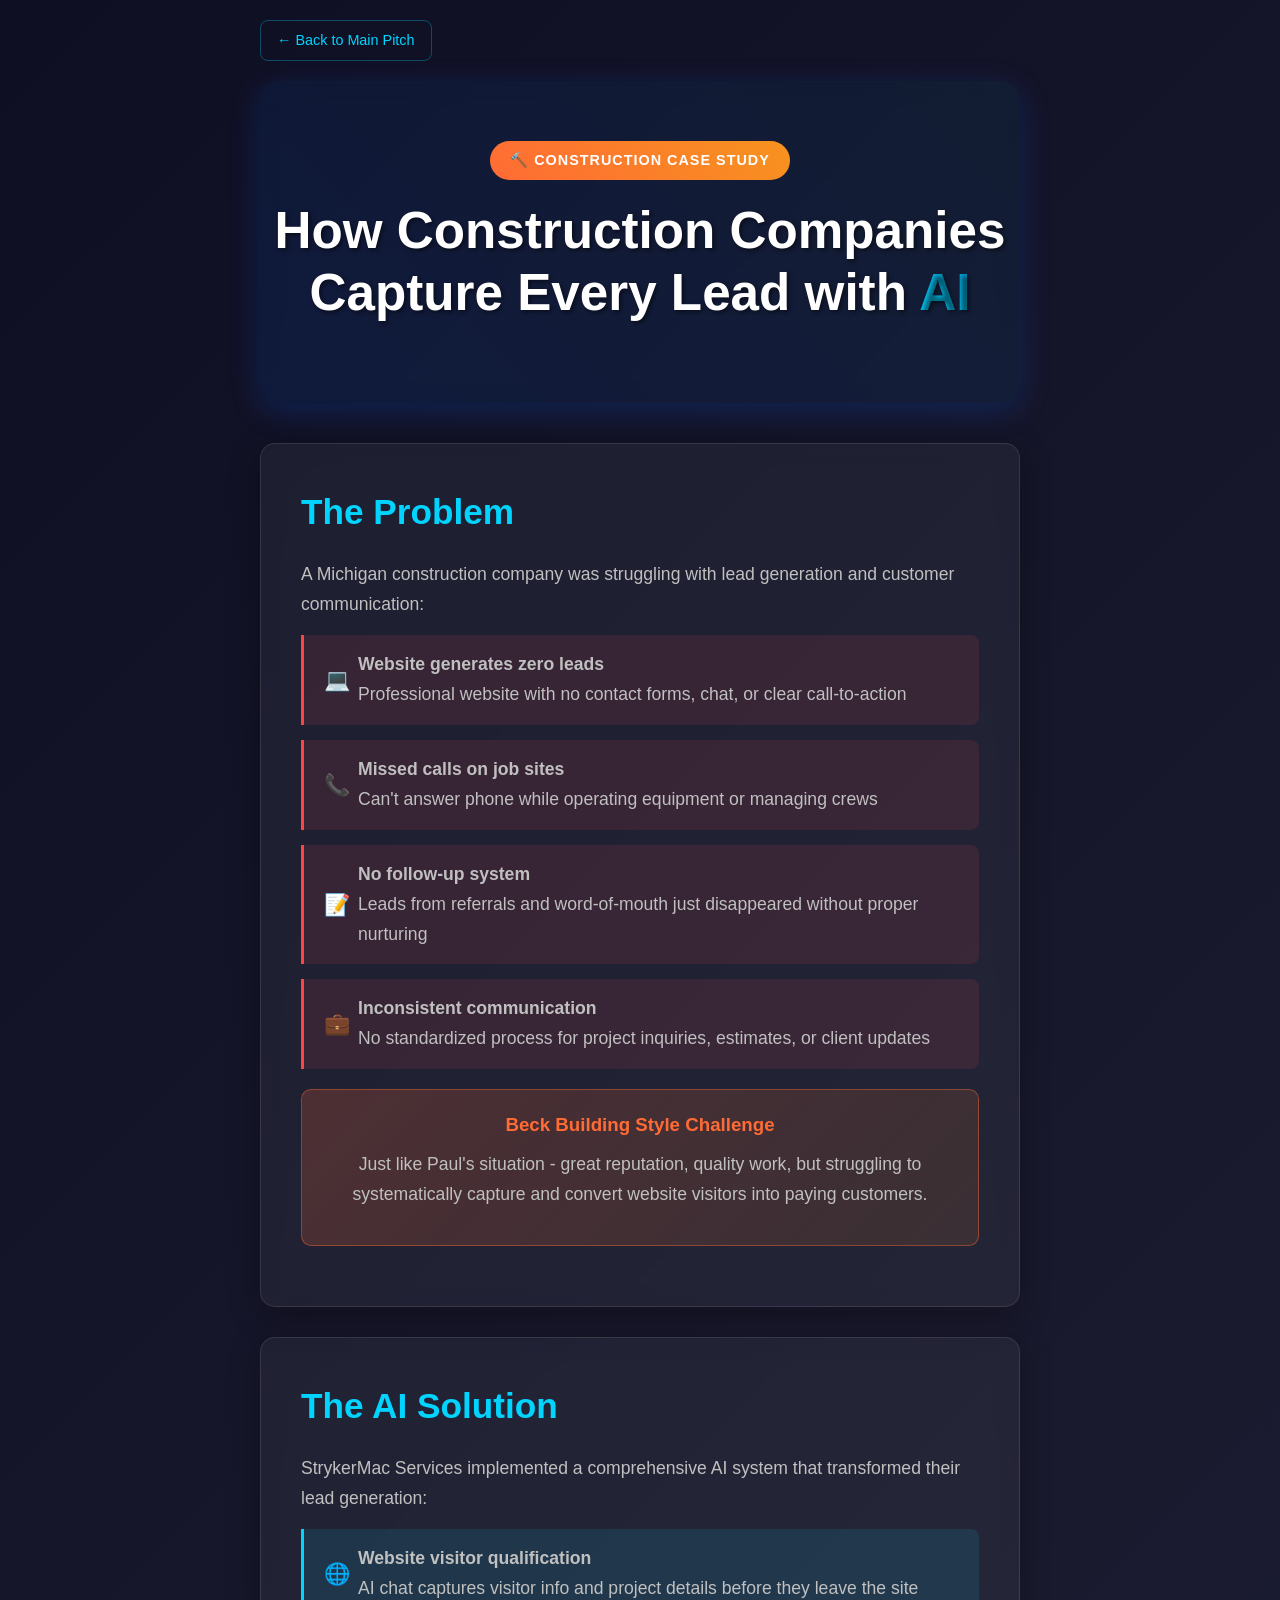
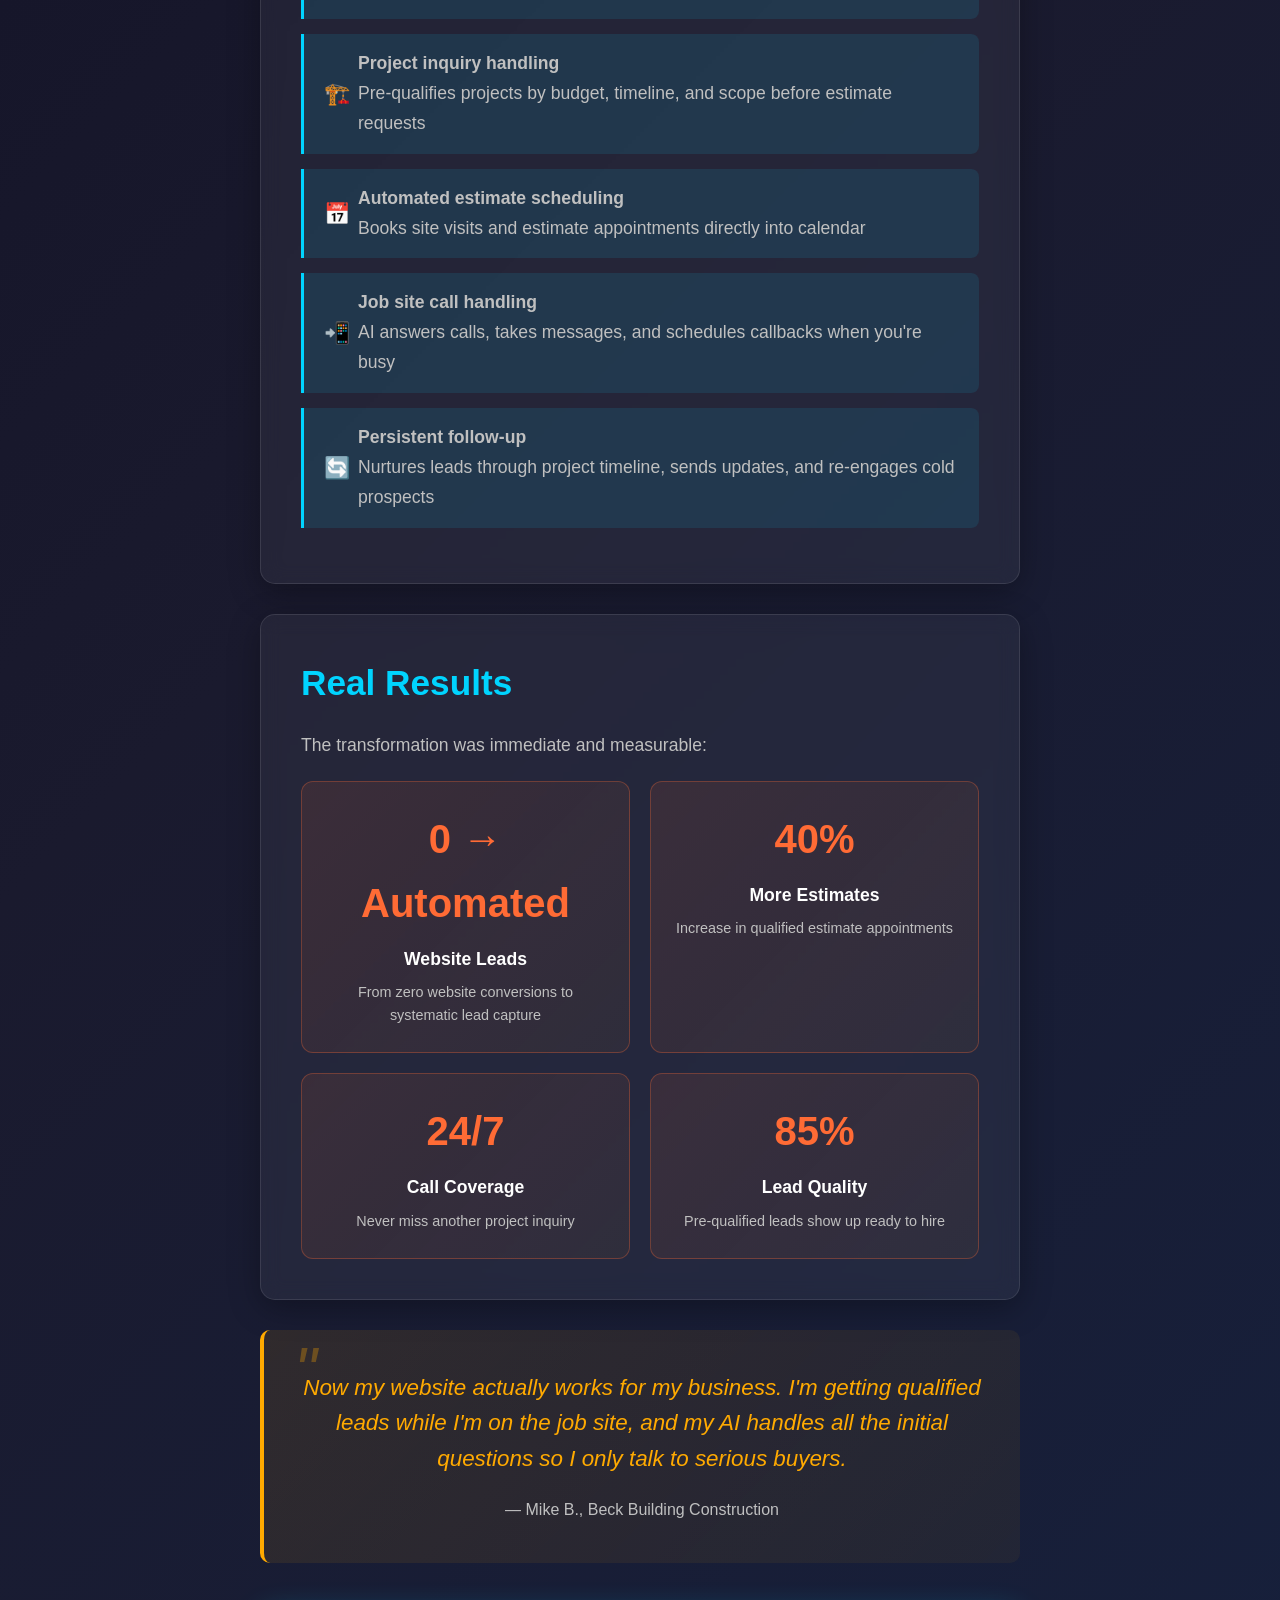
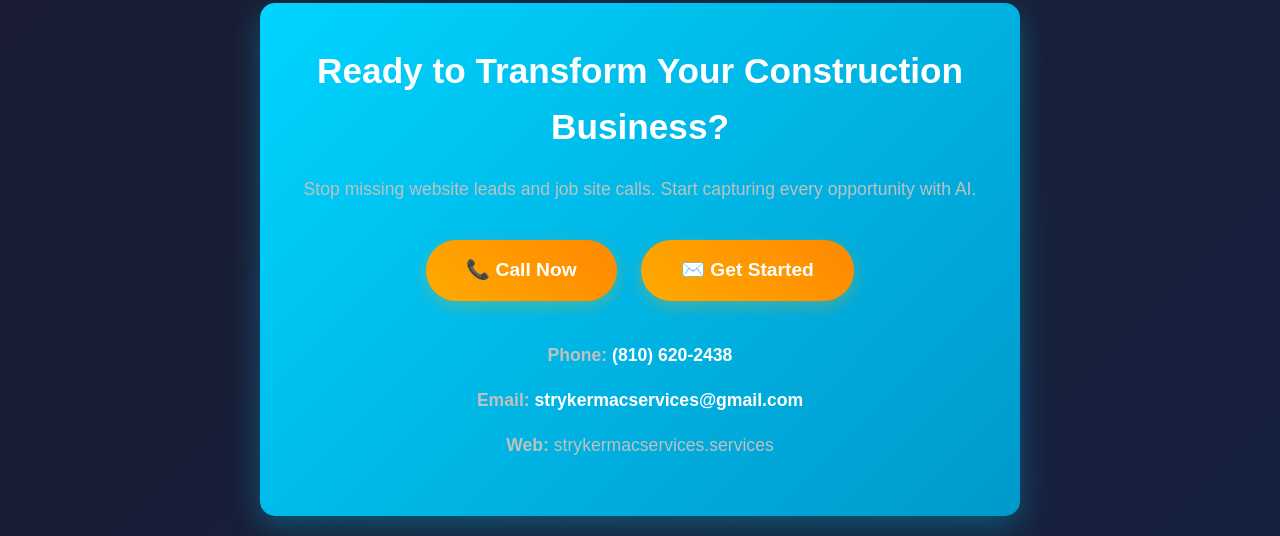
<file: case-study/construction/index.html>
<!DOCTYPE html>
<html lang="en">
<head>
    <meta charset="UTF-8">
    <meta name="viewport" content="width=device-width, initial-scale=1.0">
    <title>Construction Case Study: AI Lead Capture — StrykerMac Services</title>
    <style>
        * {
            margin: 0;
            padding: 0;
            box-sizing: border-box;
        }

        body {
            font-family: 'Segoe UI', Tahoma, Geneva, Verdana, sans-serif;
            line-height: 1.6;
            color: #e0e0e0;
            background: linear-gradient(135deg, #0f0f23 0%, #1a1a2e 50%, #16213e 100%);
            min-height: 100vh;
            overflow-x: hidden;
        }

        .container {
            max-width: 800px;
            margin: 0 auto;
            padding: 20px;
        }

        .hero {
            text-align: center;
            padding: 60px 0;
            background: linear-gradient(45deg, rgba(0, 100, 255, 0.1), rgba(0, 200, 255, 0.05));
            border-radius: 20px;
            margin-bottom: 40px;
            backdrop-filter: blur(10px);
            box-shadow: 0 8px 32px rgba(0, 100, 255, 0.2);
            animation: fadeInUp 0.8s ease-out;
        }

        .industry-badge {
            display: inline-block;
            background: linear-gradient(45deg, #ff6b35, #f7931e);
            color: white;
            padding: 8px 20px;
            border-radius: 25px;
            font-size: 0.9rem;
            font-weight: 600;
            margin-bottom: 20px;
            letter-spacing: 1px;
        }

        h1 {
            font-size: clamp(2rem, 5vw, 3.2rem);
            font-weight: 700;
            color: #ffffff;
            margin-bottom: 20px;
            text-shadow: 2px 2px 4px rgba(0, 0, 0, 0.5);
            line-height: 1.2;
        }

        .brand {
            color: #00d4ff;
            background: linear-gradient(45deg, #00d4ff, #0099cc);
            -webkit-background-clip: text;
            -webkit-text-fill-color: transparent;
            background-clip: text;
        }

        .section {
            background: rgba(255, 255, 255, 0.05);
            backdrop-filter: blur(10px);
            border-radius: 15px;
            padding: 40px;
            margin-bottom: 30px;
            border: 1px solid rgba(255, 255, 255, 0.1);
            box-shadow: 0 8px 32px rgba(0, 0, 0, 0.3);
            transition: transform 0.3s ease, box-shadow 0.3s ease;
            animation: fadeIn 0.6s ease-out forwards;
            opacity: 0;
        }

        .section:hover {
            transform: translateY(-5px);
            box-shadow: 0 12px 40px rgba(0, 100, 255, 0.2);
        }

        .section:nth-child(2) { animation-delay: 0.2s; }
        .section:nth-child(3) { animation-delay: 0.4s; }
        .section:nth-child(4) { animation-delay: 0.6s; }
        .section:nth-child(5) { animation-delay: 0.8s; }
        .section:nth-child(6) { animation-delay: 1s; }

        h2 {
            font-size: clamp(1.5rem, 4vw, 2.2rem);
            color: #00d4ff;
            margin-bottom: 20px;
            font-weight: 600;
        }

        .problem-icon {
            color: #ff4444;
            font-size: 1.2em;
            margin-right: 8px;
        }

        .solution-icon {
            color: #00d4ff;
            font-size: 1.2em;
            margin-right: 8px;
        }

        p, li {
            font-size: 1.1rem;
            color: #c0c0c0;
            margin-bottom: 15px;
            line-height: 1.7;
        }

        .problem-list, .solution-list {
            list-style: none;
            padding: 0;
        }

        .problem-list li {
            padding: 15px 20px;
            border-left: 3px solid #ff4444;
            margin-bottom: 15px;
            background: rgba(255, 68, 68, 0.1);
            border-radius: 0 8px 8px 0;
            display: flex;
            align-items: center;
        }

        .solution-list li {
            padding: 15px 20px;
            border-left: 3px solid #00d4ff;
            background: rgba(0, 212, 255, 0.1);
            border-radius: 0 8px 8px 0;
            margin-bottom: 15px;
            display: flex;
            align-items: center;
        }

        .results-grid {
            display: grid;
            grid-template-columns: repeat(auto-fit, minmax(280px, 1fr));
            gap: 20px;
            margin-top: 20px;
        }

        .result-card {
            background: linear-gradient(135deg, rgba(255, 107, 53, 0.1), rgba(247, 147, 30, 0.05));
            border: 1px solid rgba(255, 107, 53, 0.3);
            border-radius: 12px;
            padding: 25px;
            text-align: center;
            transition: transform 0.3s ease;
        }

        .result-card:hover {
            transform: scale(1.05);
        }

        .metric {
            font-size: 2.5rem;
            font-weight: bold;
            color: #ff6b35;
            display: block;
            margin-bottom: 10px;
        }

        .metric-label {
            color: #ffffff;
            font-size: 1.1rem;
            font-weight: 600;
        }

        .metric-desc {
            color: #c0c0c0;
            font-size: 0.9rem;
            margin-top: 8px;
        }

        .company-highlight {
            background: linear-gradient(135deg, rgba(255, 107, 53, 0.2), rgba(247, 147, 30, 0.1));
            border: 1px solid rgba(255, 107, 53, 0.4);
            border-radius: 10px;
            padding: 20px;
            margin: 20px 0;
            text-align: center;
        }

        .company-highlight h3 {
            color: #ff6b35;
            margin-bottom: 10px;
        }

        .quote {
            font-size: 1.4rem;
            font-style: italic;
            color: #ffaa00;
            text-align: center;
            padding: 40px 30px;
            background: linear-gradient(135deg, rgba(255, 170, 0, 0.1), rgba(255, 170, 0, 0.05));
            border-left: 4px solid #ffaa00;
            border-radius: 10px;
            margin: 30px 0;
            position: relative;
        }

        .quote::before {
            content: '"';
            font-size: 4rem;
            position: absolute;
            top: -10px;
            left: 30px;
            color: rgba(255, 170, 0, 0.3);
        }

        .quote-attribution {
            font-size: 1rem;
            color: #c0c0c0;
            margin-top: 20px;
            font-style: normal;
        }

        .cta {
            text-align: center;
            background: linear-gradient(135deg, #00d4ff, #0099cc);
            color: white;
            padding: 40px;
            border-radius: 15px;
            margin-top: 40px;
            box-shadow: 0 10px 30px rgba(0, 212, 255, 0.3);
        }

        .cta h2 {
            color: white;
            margin-bottom: 20px;
        }

        .contact-info {
            font-size: 1.3rem;
            margin-top: 20px;
        }

        .contact-info a {
            color: white;
            text-decoration: none;
            font-weight: bold;
            transition: color 0.3s ease;
        }

        .contact-info a:hover {
            color: #ffaa00;
        }

        .cta-button {
            display: inline-block;
            background: linear-gradient(45deg, #ffaa00, #ff8800);
            color: white;
            padding: 15px 40px;
            border-radius: 50px;
            text-decoration: none;
            font-weight: bold;
            font-size: 1.2rem;
            margin: 20px 10px;
            transition: transform 0.3s ease, box-shadow 0.3s ease;
            box-shadow: 0 5px 15px rgba(255, 170, 0, 0.3);
        }

        .cta-button:hover {
            transform: translateY(-2px);
            box-shadow: 0 8px 25px rgba(255, 170, 0, 0.5);
        }

        .back-link {
            display: inline-block;
            color: #00d4ff;
            text-decoration: none;
            font-size: 0.9rem;
            margin-bottom: 20px;
            padding: 8px 16px;
            border: 1px solid rgba(0, 212, 255, 0.3);
            border-radius: 8px;
            transition: all 0.3s ease;
        }

        .back-link:hover {
            background: rgba(0, 212, 255, 0.1);
        }

        @keyframes fadeInUp {
            from {
                opacity: 0;
                transform: translateY(30px);
            }
            to {
                opacity: 1;
                transform: translateY(0);
            }
        }

        @keyframes fadeIn {
            from {
                opacity: 0;
                transform: translateY(20px);
            }
            to {
                opacity: 1;
                transform: translateY(0);
            }
        }

        @media (max-width: 768px) {
            .container {
                padding: 15px;
            }
            
            .section {
                padding: 25px;
            }
            
            .hero {
                padding: 40px 20px;
            }
            
            .results-grid {
                grid-template-columns: 1fr;
            }

            .quote {
                padding: 30px 20px;
            }

            .quote::before {
                left: 15px;
            }
        }
    </style>
</head>
<body>
    <div class="container">
        <a href="../universal-pitch.html" class="back-link">← Back to Main Pitch</a>
        
        <div class="hero">
            <div class="industry-badge">🔨 CONSTRUCTION CASE STUDY</div>
            <h1>How Construction Companies Capture Every Lead with <span class="brand">AI</span></h1>
        </div>

        <div class="section">
            <h2>The Problem</h2>
            <p>A Michigan construction company was struggling with lead generation and customer communication:</p>
            <ul class="problem-list">
                <li>
                    <span class="problem-icon">💻</span>
                    <div>
                        <strong>Website generates zero leads</strong><br>
                        Professional website with no contact forms, chat, or clear call-to-action
                    </div>
                </li>
                <li>
                    <span class="problem-icon">📞</span>
                    <div>
                        <strong>Missed calls on job sites</strong><br>
                        Can't answer phone while operating equipment or managing crews
                    </div>
                </li>
                <li>
                    <span class="problem-icon">📝</span>
                    <div>
                        <strong>No follow-up system</strong><br>
                        Leads from referrals and word-of-mouth just disappeared without proper nurturing
                    </div>
                </li>
                <li>
                    <span class="problem-icon">💼</span>
                    <div>
                        <strong>Inconsistent communication</strong><br>
                        No standardized process for project inquiries, estimates, or client updates
                    </div>
                </li>
            </ul>

            <div class="company-highlight">
                <h3>Beck Building Style Challenge</h3>
                <p>Just like Paul's situation - great reputation, quality work, but struggling to systematically capture and convert website visitors into paying customers.</p>
            </div>
        </div>

        <div class="section">
            <h2>The AI Solution</h2>
            <p>StrykerMac Services implemented a comprehensive AI system that transformed their lead generation:</p>
            <ul class="solution-list">
                <li>
                    <span class="solution-icon">🌐</span>
                    <div>
                        <strong>Website visitor qualification</strong><br>
                        AI chat captures visitor info and project details before they leave the site
                    </div>
                </li>
                <li>
                    <span class="solution-icon">🏗️</span>
                    <div>
                        <strong>Project inquiry handling</strong><br>
                        Pre-qualifies projects by budget, timeline, and scope before estimate requests
                    </div>
                </li>
                <li>
                    <span class="solution-icon">📅</span>
                    <div>
                        <strong>Automated estimate scheduling</strong><br>
                        Books site visits and estimate appointments directly into calendar
                    </div>
                </li>
                <li>
                    <span class="solution-icon">📲</span>
                    <div>
                        <strong>Job site call handling</strong><br>
                        AI answers calls, takes messages, and schedules callbacks when you're busy
                    </div>
                </li>
                <li>
                    <span class="solution-icon">🔄</span>
                    <div>
                        <strong>Persistent follow-up</strong><br>
                        Nurtures leads through project timeline, sends updates, and re-engages cold prospects
                    </div>
                </li>
            </ul>
        </div>

        <div class="section">
            <h2>Real Results</h2>
            <p>The transformation was immediate and measurable:</p>
            <div class="results-grid">
                <div class="result-card">
                    <span class="metric">0 → Automated</span>
                    <div class="metric-label">Website Leads</div>
                    <div class="metric-desc">From zero website conversions to systematic lead capture</div>
                </div>
                <div class="result-card">
                    <span class="metric">40%</span>
                    <div class="metric-label">More Estimates</div>
                    <div class="metric-desc">Increase in qualified estimate appointments</div>
                </div>
                <div class="result-card">
                    <span class="metric">24/7</span>
                    <div class="metric-label">Call Coverage</div>
                    <div class="metric-desc">Never miss another project inquiry</div>
                </div>
                <div class="result-card">
                    <span class="metric">85%</span>
                    <div class="metric-label">Lead Quality</div>
                    <div class="metric-desc">Pre-qualified leads show up ready to hire</div>
                </div>
            </div>
        </div>

        <div class="quote">
            Now my website actually works for my business. I'm getting qualified leads while I'm on the job site, and my AI handles all the initial questions so I only talk to serious buyers.
            <div class="quote-attribution">— Mike B., Beck Building Construction</div>
        </div>

        <div class="cta">
            <h2>Ready to Transform Your Construction Business?</h2>
            <p>Stop missing website leads and job site calls. Start capturing every opportunity with AI.</p>
            
            <a href="tel:+18106202438" class="cta-button">📞 Call Now</a>
            <a href="mailto:strykermacservices@gmail.com" class="cta-button">✉️ Get Started</a>
            
            <div class="contact-info">
                <p><strong>Phone:</strong> <a href="tel:+18106202438">(810) 620-2438</a></p>
                <p><strong>Email:</strong> <a href="mailto:strykermacservices@gmail.com">strykermacservices@gmail.com</a></p>
                <p><strong>Web:</strong> strykermacservices.services</p>
            </div>
        </div>
    </div>

    <script>
        // Smooth scrolling for mobile
        document.documentElement.style.scrollBehavior = 'smooth';
        
        // Add entrance animations to sections as they come into view
        const observerOptions = {
            threshold: 0.1,
            rootMargin: '0px 0px -50px 0px'
        };

        const observer = new IntersectionObserver((entries) => {
            entries.forEach(entry => {
                if (entry.isIntersecting) {
                    entry.target.style.opacity = '1';
                }
            });
        }, observerOptions);

        // Observe all sections
        document.querySelectorAll('.section').forEach(section => {
            observer.observe(section);
        });

        // Add subtle parallax effect on scroll
        window.addEventListener('scroll', () => {
            const scrolled = window.pageYOffset;
            const parallax = document.querySelector('.hero');
            const speed = scrolled * 0.5;
            parallax.style.transform = `translateY(${speed}px)`;
        });
    </script>
</body>
</html>
</file>
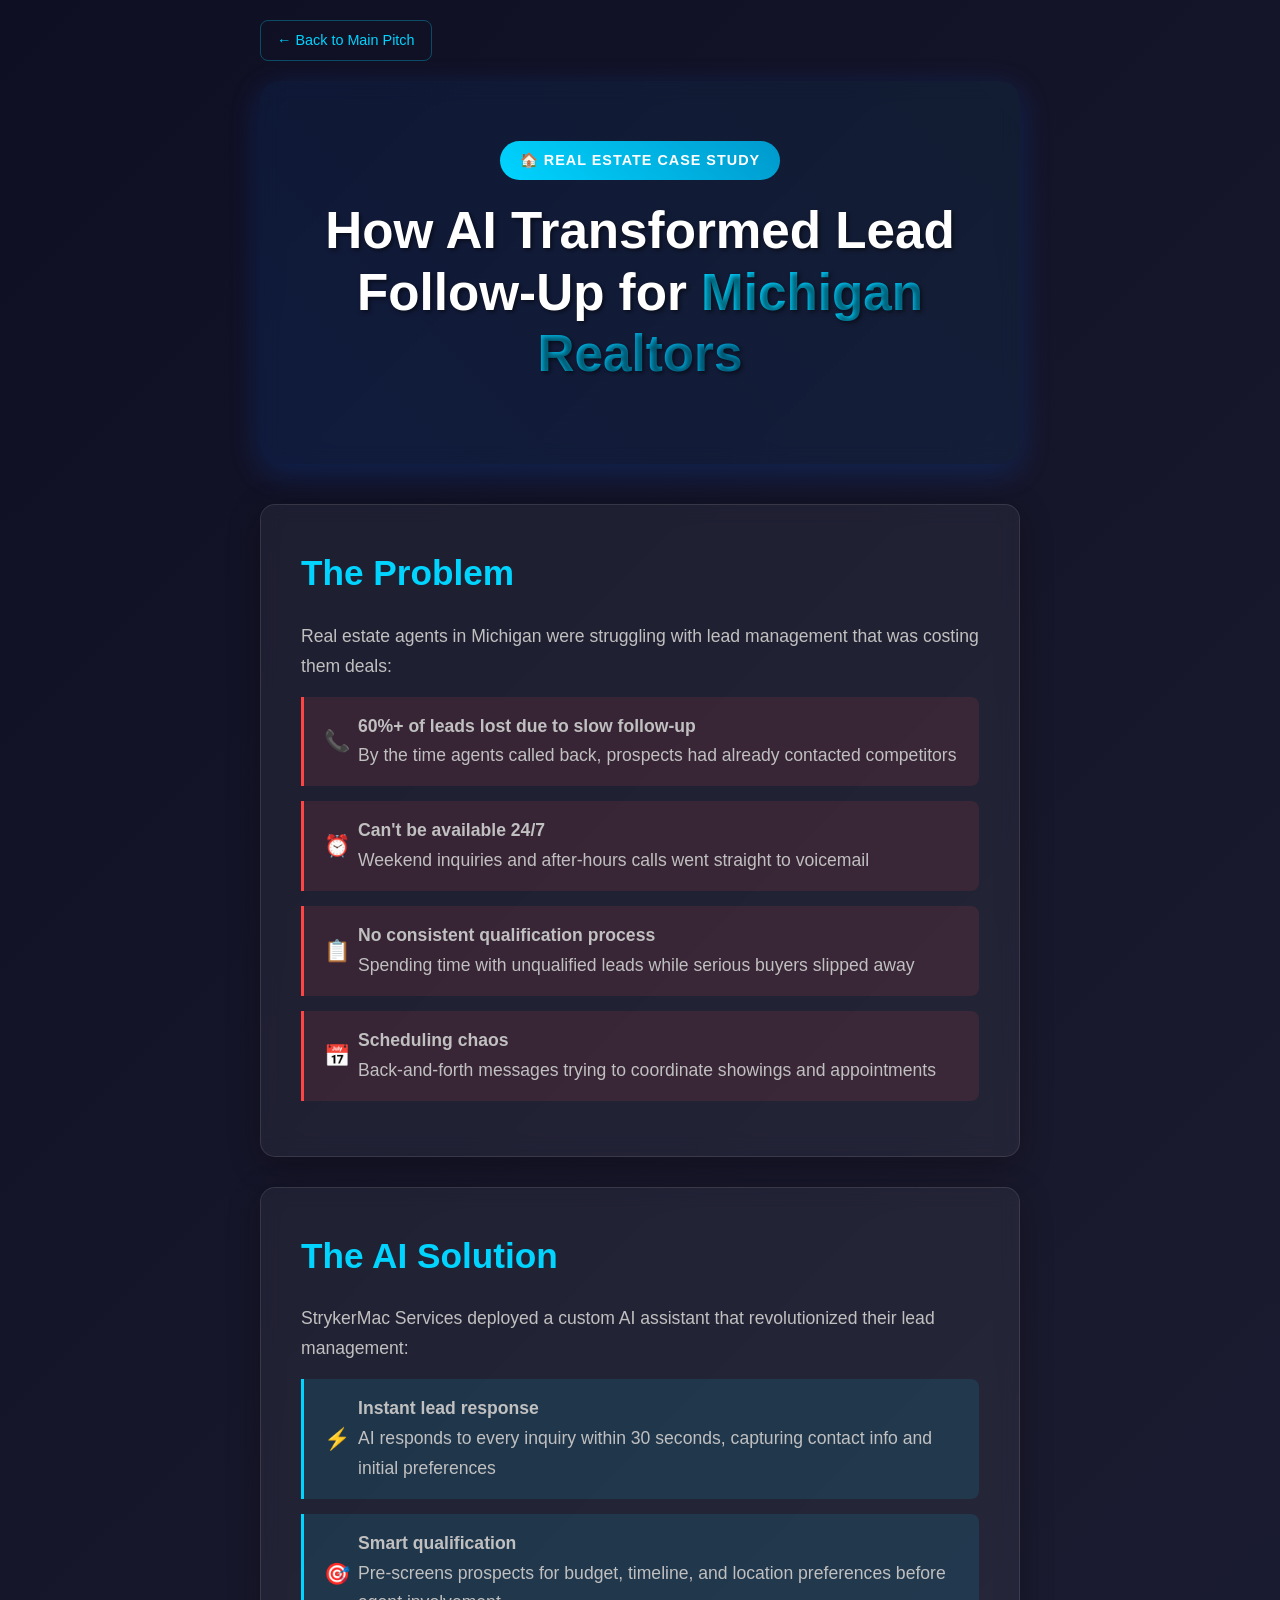
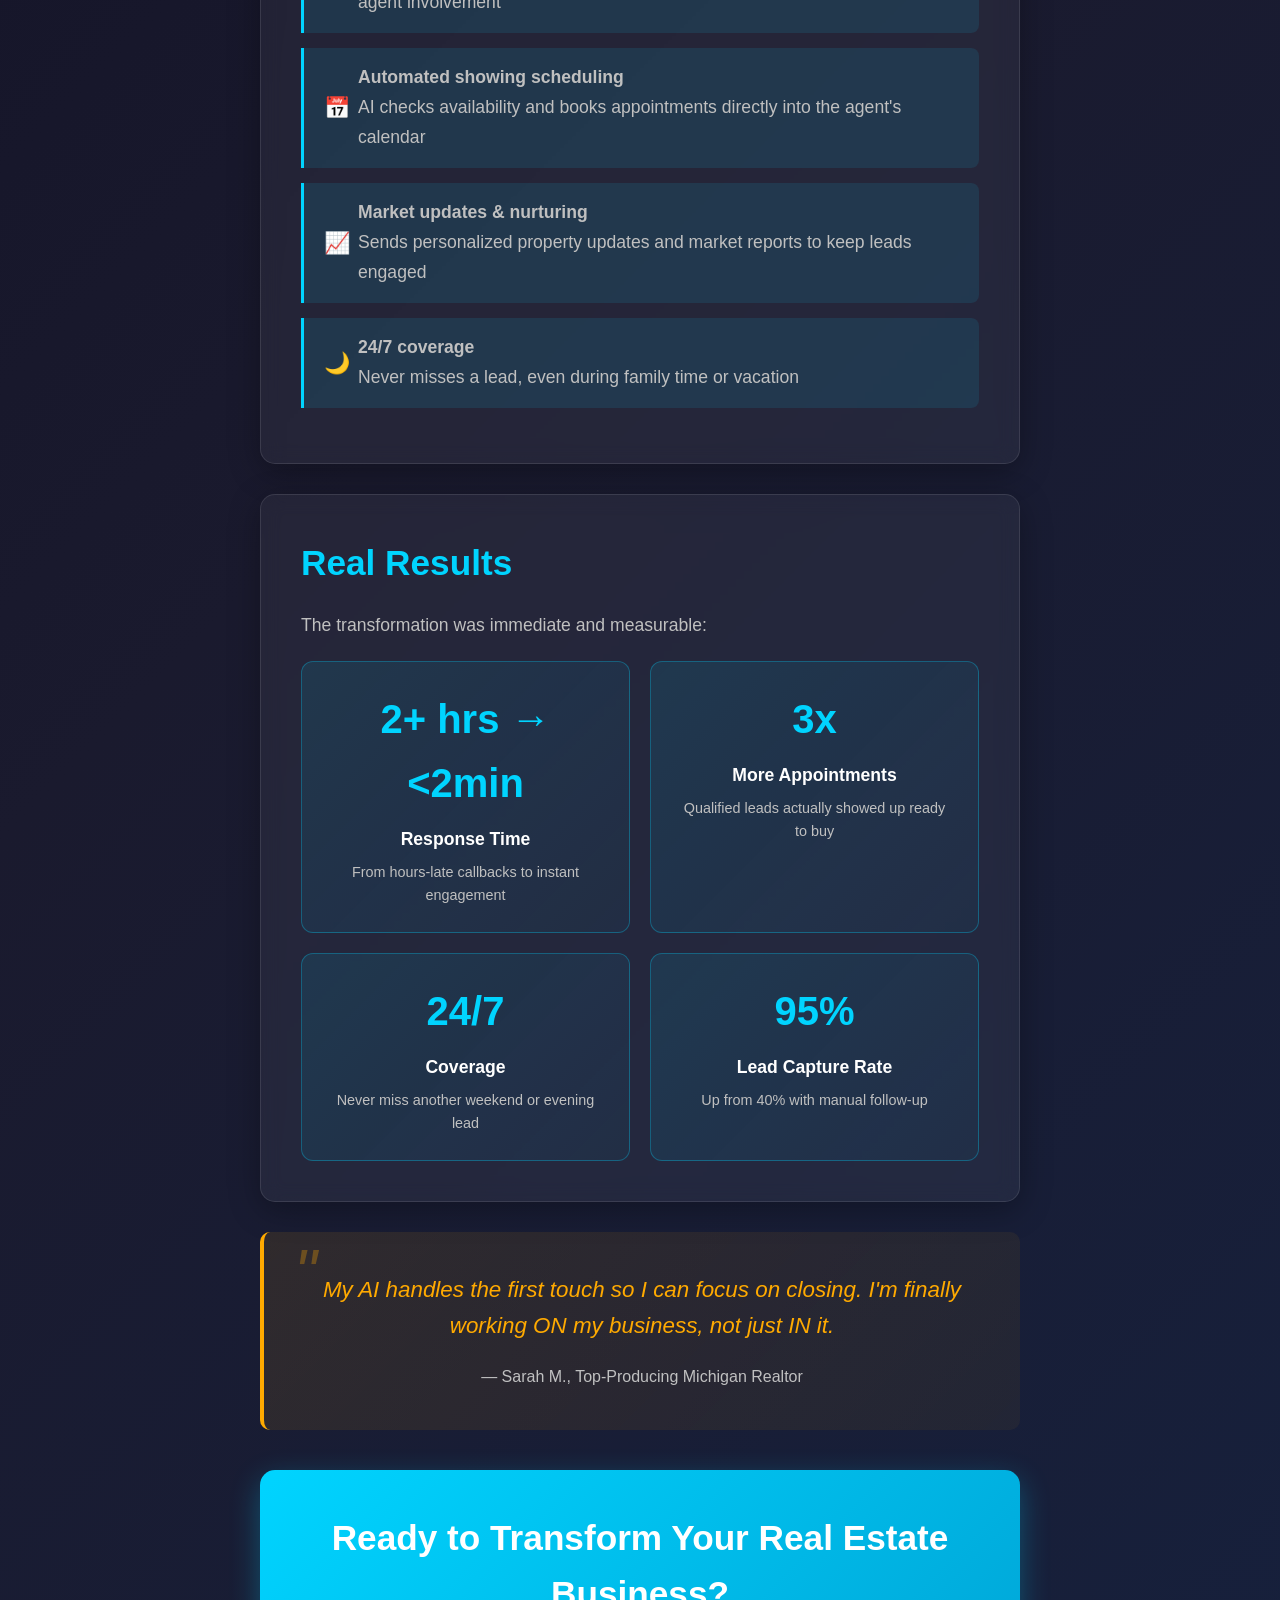
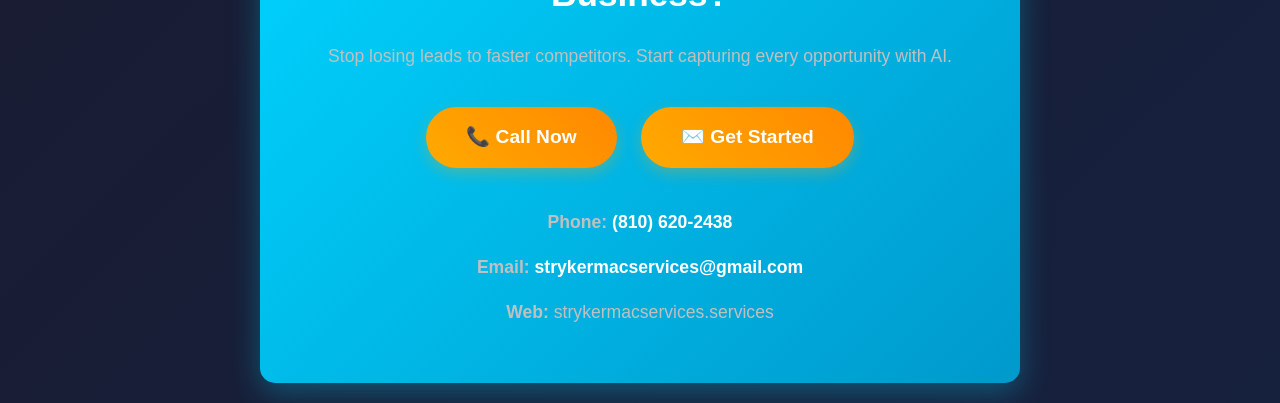
<file: case-study/real-estate/index.html>
<!DOCTYPE html>
<html lang="en">
<head>
    <meta charset="UTF-8">
    <meta name="viewport" content="width=device-width, initial-scale=1.0">
    <title>Real Estate Case Study: AI Lead Follow-Up — StrykerMac Services</title>
    <style>
        * {
            margin: 0;
            padding: 0;
            box-sizing: border-box;
        }

        body {
            font-family: 'Segoe UI', Tahoma, Geneva, Verdana, sans-serif;
            line-height: 1.6;
            color: #e0e0e0;
            background: linear-gradient(135deg, #0f0f23 0%, #1a1a2e 50%, #16213e 100%);
            min-height: 100vh;
            overflow-x: hidden;
        }

        .container {
            max-width: 800px;
            margin: 0 auto;
            padding: 20px;
        }

        .hero {
            text-align: center;
            padding: 60px 0;
            background: linear-gradient(45deg, rgba(0, 100, 255, 0.1), rgba(0, 200, 255, 0.05));
            border-radius: 20px;
            margin-bottom: 40px;
            backdrop-filter: blur(10px);
            box-shadow: 0 8px 32px rgba(0, 100, 255, 0.2);
            animation: fadeInUp 0.8s ease-out;
        }

        .industry-badge {
            display: inline-block;
            background: linear-gradient(45deg, #00d4ff, #0099cc);
            color: white;
            padding: 8px 20px;
            border-radius: 25px;
            font-size: 0.9rem;
            font-weight: 600;
            margin-bottom: 20px;
            letter-spacing: 1px;
        }

        h1 {
            font-size: clamp(2rem, 5vw, 3.2rem);
            font-weight: 700;
            color: #ffffff;
            margin-bottom: 20px;
            text-shadow: 2px 2px 4px rgba(0, 0, 0, 0.5);
            line-height: 1.2;
        }

        .brand {
            color: #00d4ff;
            background: linear-gradient(45deg, #00d4ff, #0099cc);
            -webkit-background-clip: text;
            -webkit-text-fill-color: transparent;
            background-clip: text;
        }

        .section {
            background: rgba(255, 255, 255, 0.05);
            backdrop-filter: blur(10px);
            border-radius: 15px;
            padding: 40px;
            margin-bottom: 30px;
            border: 1px solid rgba(255, 255, 255, 0.1);
            box-shadow: 0 8px 32px rgba(0, 0, 0, 0.3);
            transition: transform 0.3s ease, box-shadow 0.3s ease;
            animation: fadeIn 0.6s ease-out forwards;
            opacity: 0;
        }

        .section:hover {
            transform: translateY(-5px);
            box-shadow: 0 12px 40px rgba(0, 100, 255, 0.2);
        }

        .section:nth-child(2) { animation-delay: 0.2s; }
        .section:nth-child(3) { animation-delay: 0.4s; }
        .section:nth-child(4) { animation-delay: 0.6s; }
        .section:nth-child(5) { animation-delay: 0.8s; }
        .section:nth-child(6) { animation-delay: 1s; }

        h2 {
            font-size: clamp(1.5rem, 4vw, 2.2rem);
            color: #00d4ff;
            margin-bottom: 20px;
            font-weight: 600;
        }

        .problem-icon {
            color: #ff4444;
            font-size: 1.2em;
            margin-right: 8px;
        }

        .solution-icon {
            color: #00d4ff;
            font-size: 1.2em;
            margin-right: 8px;
        }

        p, li {
            font-size: 1.1rem;
            color: #c0c0c0;
            margin-bottom: 15px;
            line-height: 1.7;
        }

        .problem-list, .solution-list {
            list-style: none;
            padding: 0;
        }

        .problem-list li {
            padding: 15px 20px;
            border-left: 3px solid #ff4444;
            margin-bottom: 15px;
            background: rgba(255, 68, 68, 0.1);
            border-radius: 0 8px 8px 0;
            display: flex;
            align-items: center;
        }

        .solution-list li {
            padding: 15px 20px;
            border-left: 3px solid #00d4ff;
            background: rgba(0, 212, 255, 0.1);
            border-radius: 0 8px 8px 0;
            margin-bottom: 15px;
            display: flex;
            align-items: center;
        }

        .results-grid {
            display: grid;
            grid-template-columns: repeat(auto-fit, minmax(280px, 1fr));
            gap: 20px;
            margin-top: 20px;
        }

        .result-card {
            background: linear-gradient(135deg, rgba(0, 212, 255, 0.1), rgba(0, 153, 204, 0.05));
            border: 1px solid rgba(0, 212, 255, 0.3);
            border-radius: 12px;
            padding: 25px;
            text-align: center;
            transition: transform 0.3s ease;
        }

        .result-card:hover {
            transform: scale(1.05);
        }

        .metric {
            font-size: 2.5rem;
            font-weight: bold;
            color: #00d4ff;
            display: block;
            margin-bottom: 10px;
        }

        .metric-label {
            color: #ffffff;
            font-size: 1.1rem;
            font-weight: 600;
        }

        .metric-desc {
            color: #c0c0c0;
            font-size: 0.9rem;
            margin-top: 8px;
        }

        .quote {
            font-size: 1.4rem;
            font-style: italic;
            color: #ffaa00;
            text-align: center;
            padding: 40px 30px;
            background: linear-gradient(135deg, rgba(255, 170, 0, 0.1), rgba(255, 170, 0, 0.05));
            border-left: 4px solid #ffaa00;
            border-radius: 10px;
            margin: 30px 0;
            position: relative;
        }

        .quote::before {
            content: '"';
            font-size: 4rem;
            position: absolute;
            top: -10px;
            left: 30px;
            color: rgba(255, 170, 0, 0.3);
        }

        .quote-attribution {
            font-size: 1rem;
            color: #c0c0c0;
            margin-top: 20px;
            font-style: normal;
        }

        .cta {
            text-align: center;
            background: linear-gradient(135deg, #00d4ff, #0099cc);
            color: white;
            padding: 40px;
            border-radius: 15px;
            margin-top: 40px;
            box-shadow: 0 10px 30px rgba(0, 212, 255, 0.3);
        }

        .cta h2 {
            color: white;
            margin-bottom: 20px;
        }

        .contact-info {
            font-size: 1.3rem;
            margin-top: 20px;
        }

        .contact-info a {
            color: white;
            text-decoration: none;
            font-weight: bold;
            transition: color 0.3s ease;
        }

        .contact-info a:hover {
            color: #ffaa00;
        }

        .cta-button {
            display: inline-block;
            background: linear-gradient(45deg, #ffaa00, #ff8800);
            color: white;
            padding: 15px 40px;
            border-radius: 50px;
            text-decoration: none;
            font-weight: bold;
            font-size: 1.2rem;
            margin: 20px 10px;
            transition: transform 0.3s ease, box-shadow 0.3s ease;
            box-shadow: 0 5px 15px rgba(255, 170, 0, 0.3);
        }

        .cta-button:hover {
            transform: translateY(-2px);
            box-shadow: 0 8px 25px rgba(255, 170, 0, 0.5);
        }

        .back-link {
            display: inline-block;
            color: #00d4ff;
            text-decoration: none;
            font-size: 0.9rem;
            margin-bottom: 20px;
            padding: 8px 16px;
            border: 1px solid rgba(0, 212, 255, 0.3);
            border-radius: 8px;
            transition: all 0.3s ease;
        }

        .back-link:hover {
            background: rgba(0, 212, 255, 0.1);
        }

        @keyframes fadeInUp {
            from {
                opacity: 0;
                transform: translateY(30px);
            }
            to {
                opacity: 1;
                transform: translateY(0);
            }
        }

        @keyframes fadeIn {
            from {
                opacity: 0;
                transform: translateY(20px);
            }
            to {
                opacity: 1;
                transform: translateY(0);
            }
        }

        @media (max-width: 768px) {
            .container {
                padding: 15px;
            }
            
            .section {
                padding: 25px;
            }
            
            .hero {
                padding: 40px 20px;
            }
            
            .results-grid {
                grid-template-columns: 1fr;
            }

            .quote {
                padding: 30px 20px;
            }

            .quote::before {
                left: 15px;
            }
        }
    </style>
</head>
<body>
    <div class="container">
        <a href="../universal-pitch.html" class="back-link">← Back to Main Pitch</a>
        
        <div class="hero">
            <div class="industry-badge">🏠 REAL ESTATE CASE STUDY</div>
            <h1>How AI Transformed Lead Follow-Up for <span class="brand">Michigan Realtors</span></h1>
        </div>

        <div class="section">
            <h2>The Problem</h2>
            <p>Real estate agents in Michigan were struggling with lead management that was costing them deals:</p>
            <ul class="problem-list">
                <li>
                    <span class="problem-icon">📞</span>
                    <div>
                        <strong>60%+ of leads lost due to slow follow-up</strong><br>
                        By the time agents called back, prospects had already contacted competitors
                    </div>
                </li>
                <li>
                    <span class="problem-icon">⏰</span>
                    <div>
                        <strong>Can't be available 24/7</strong><br>
                        Weekend inquiries and after-hours calls went straight to voicemail
                    </div>
                </li>
                <li>
                    <span class="problem-icon">📋</span>
                    <div>
                        <strong>No consistent qualification process</strong><br>
                        Spending time with unqualified leads while serious buyers slipped away
                    </div>
                </li>
                <li>
                    <span class="problem-icon">📅</span>
                    <div>
                        <strong>Scheduling chaos</strong><br>
                        Back-and-forth messages trying to coordinate showings and appointments
                    </div>
                </li>
            </ul>
        </div>

        <div class="section">
            <h2>The AI Solution</h2>
            <p>StrykerMac Services deployed a custom AI assistant that revolutionized their lead management:</p>
            <ul class="solution-list">
                <li>
                    <span class="solution-icon">⚡</span>
                    <div>
                        <strong>Instant lead response</strong><br>
                        AI responds to every inquiry within 30 seconds, capturing contact info and initial preferences
                    </div>
                </li>
                <li>
                    <span class="solution-icon">🎯</span>
                    <div>
                        <strong>Smart qualification</strong><br>
                        Pre-screens prospects for budget, timeline, and location preferences before agent involvement
                    </div>
                </li>
                <li>
                    <span class="solution-icon">📅</span>
                    <div>
                        <strong>Automated showing scheduling</strong><br>
                        AI checks availability and books appointments directly into the agent's calendar
                    </div>
                </li>
                <li>
                    <span class="solution-icon">📈</span>
                    <div>
                        <strong>Market updates & nurturing</strong><br>
                        Sends personalized property updates and market reports to keep leads engaged
                    </div>
                </li>
                <li>
                    <span class="solution-icon">🌙</span>
                    <div>
                        <strong>24/7 coverage</strong><br>
                        Never misses a lead, even during family time or vacation
                    </div>
                </li>
            </ul>
        </div>

        <div class="section">
            <h2>Real Results</h2>
            <p>The transformation was immediate and measurable:</p>
            <div class="results-grid">
                <div class="result-card">
                    <span class="metric">2+ hrs → &lt;2min</span>
                    <div class="metric-label">Response Time</div>
                    <div class="metric-desc">From hours-late callbacks to instant engagement</div>
                </div>
                <div class="result-card">
                    <span class="metric">3x</span>
                    <div class="metric-label">More Appointments</div>
                    <div class="metric-desc">Qualified leads actually showed up ready to buy</div>
                </div>
                <div class="result-card">
                    <span class="metric">24/7</span>
                    <div class="metric-label">Coverage</div>
                    <div class="metric-desc">Never miss another weekend or evening lead</div>
                </div>
                <div class="result-card">
                    <span class="metric">95%</span>
                    <div class="metric-label">Lead Capture Rate</div>
                    <div class="metric-desc">Up from 40% with manual follow-up</div>
                </div>
            </div>
        </div>

        <div class="quote">
            My AI handles the first touch so I can focus on closing. I'm finally working ON my business, not just IN it.
            <div class="quote-attribution">— Sarah M., Top-Producing Michigan Realtor</div>
        </div>

        <div class="cta">
            <h2>Ready to Transform Your Real Estate Business?</h2>
            <p>Stop losing leads to faster competitors. Start capturing every opportunity with AI.</p>
            
            <a href="tel:+18106202438" class="cta-button">📞 Call Now</a>
            <a href="mailto:strykermacservices@gmail.com" class="cta-button">✉️ Get Started</a>
            
            <div class="contact-info">
                <p><strong>Phone:</strong> <a href="tel:+18106202438">(810) 620-2438</a></p>
                <p><strong>Email:</strong> <a href="mailto:strykermacservices@gmail.com">strykermacservices@gmail.com</a></p>
                <p><strong>Web:</strong> strykermacservices.services</p>
            </div>
        </div>
    </div>

    <script>
        // Smooth scrolling for mobile
        document.documentElement.style.scrollBehavior = 'smooth';
        
        // Add entrance animations to sections as they come into view
        const observerOptions = {
            threshold: 0.1,
            rootMargin: '0px 0px -50px 0px'
        };

        const observer = new IntersectionObserver((entries) => {
            entries.forEach(entry => {
                if (entry.isIntersecting) {
                    entry.target.style.opacity = '1';
                }
            });
        }, observerOptions);

        // Observe all sections
        document.querySelectorAll('.section').forEach(section => {
            observer.observe(section);
        });

        // Add subtle parallax effect on scroll
        window.addEventListener('scroll', () => {
            const scrolled = window.pageYOffset;
            const parallax = document.querySelector('.hero');
            const speed = scrolled * 0.5;
            parallax.style.transform = `translateY(${speed}px)`;
        });
    </script>
</body>
</html>
</file>
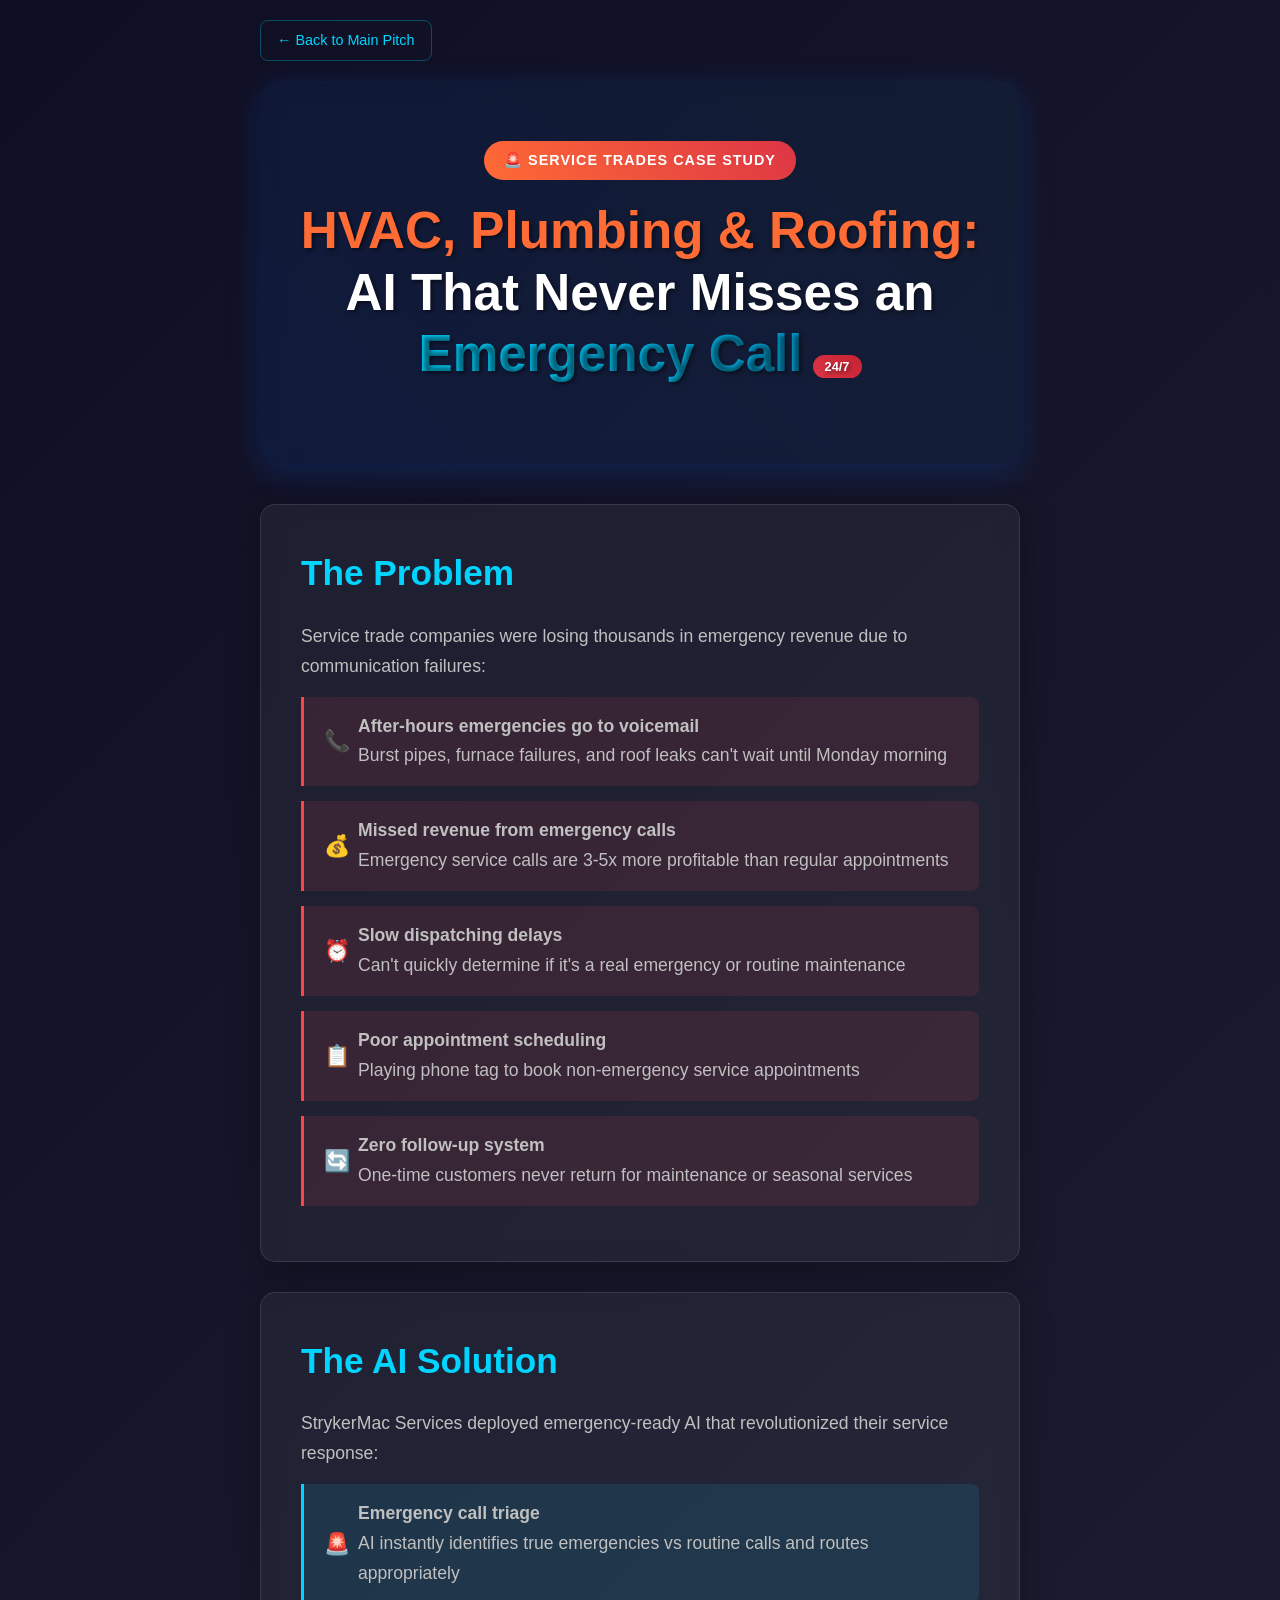
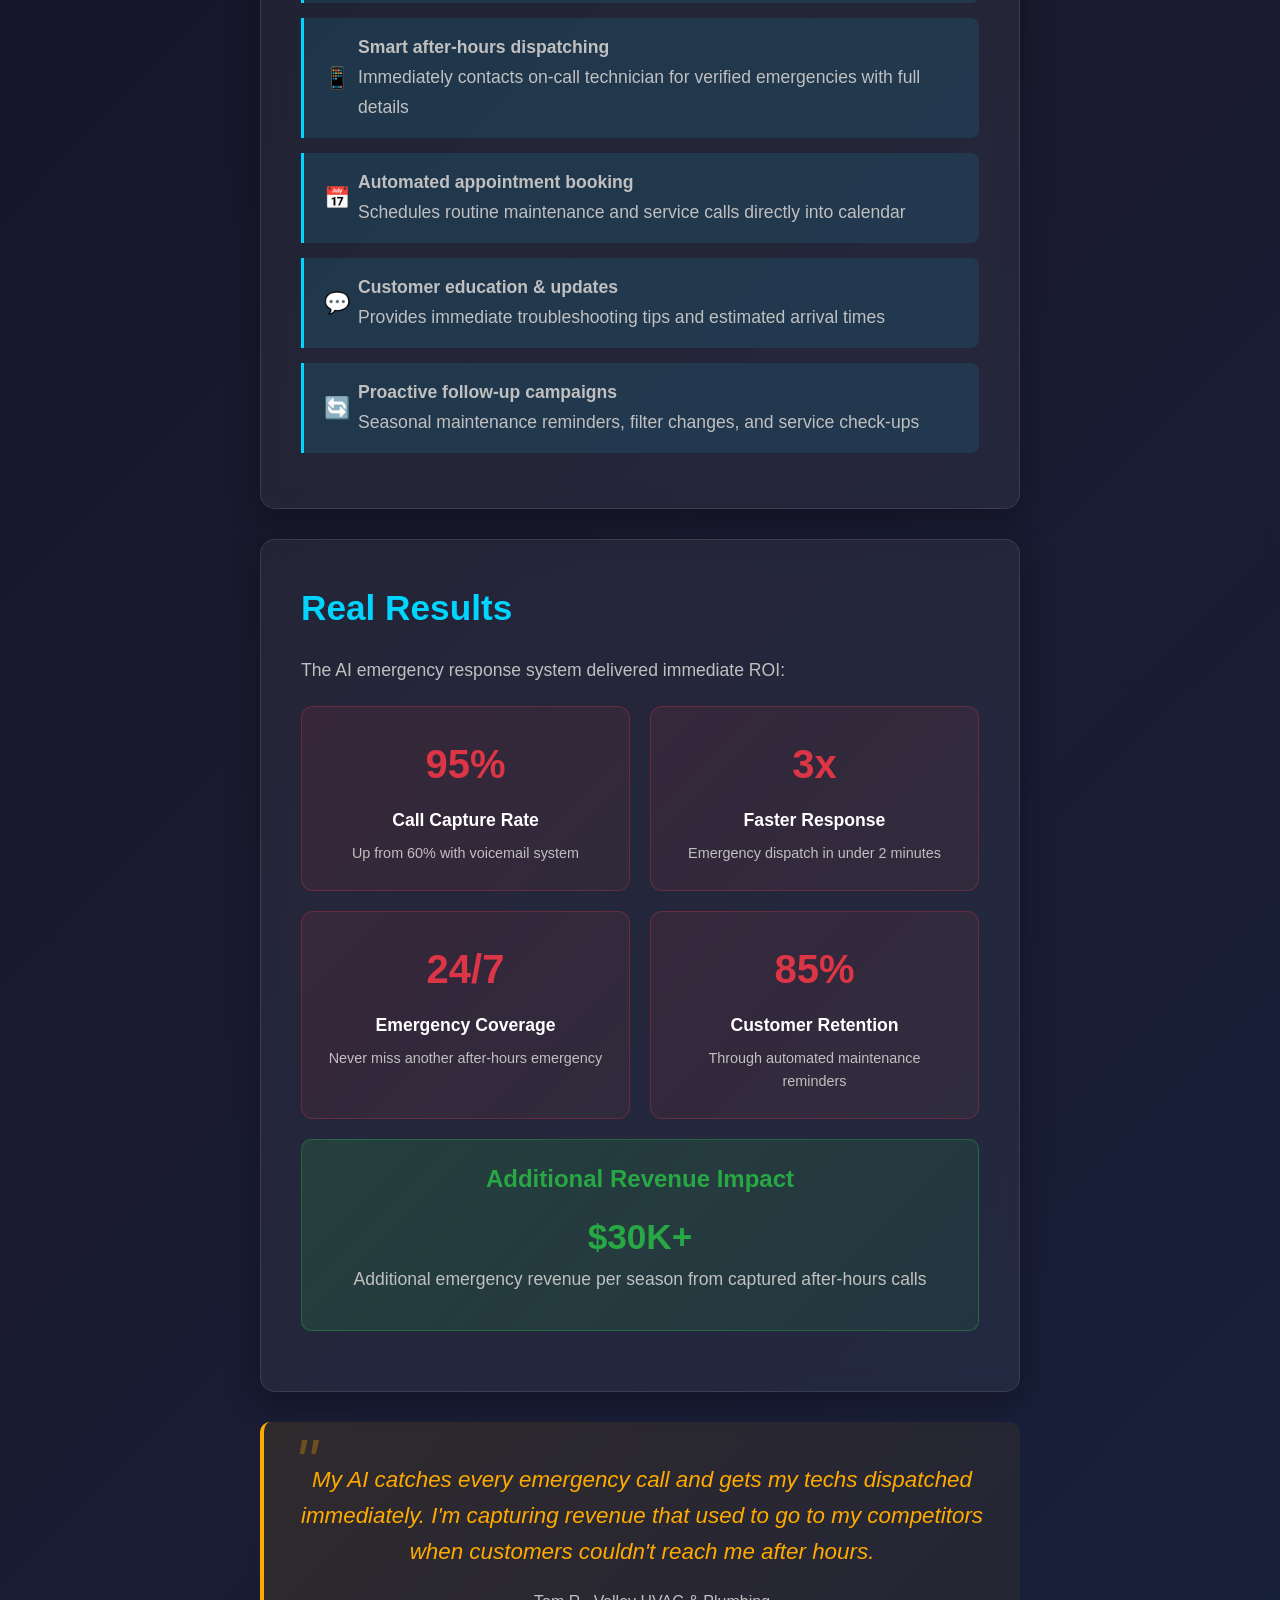
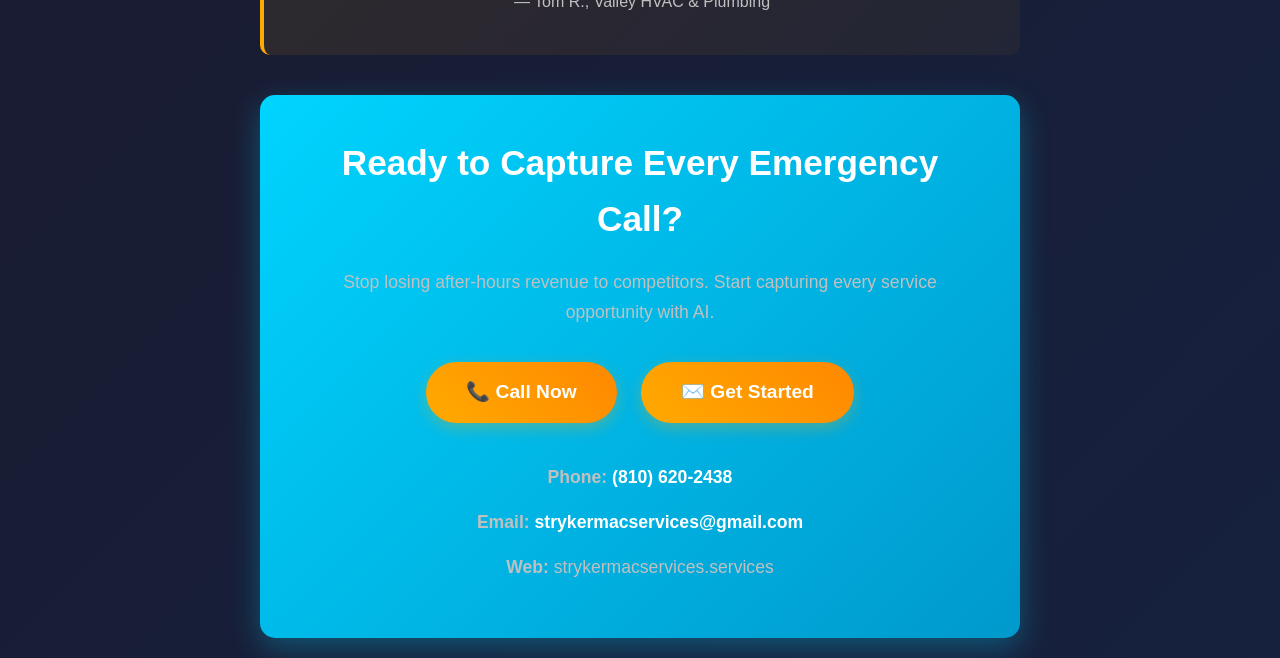
<file: case-study/trades/index.html>
<!DOCTYPE html>
<html lang="en">
<head>
    <meta charset="UTF-8">
    <meta name="viewport" content="width=device-width, initial-scale=1.0">
    <title>Service Trades Case Study: 24/7 AI Emergency Response — StrykerMac Services</title>
    <style>
        * {
            margin: 0;
            padding: 0;
            box-sizing: border-box;
        }

        body {
            font-family: 'Segoe UI', Tahoma, Geneva, Verdana, sans-serif;
            line-height: 1.6;
            color: #e0e0e0;
            background: linear-gradient(135deg, #0f0f23 0%, #1a1a2e 50%, #16213e 100%);
            min-height: 100vh;
            overflow-x: hidden;
        }

        .container {
            max-width: 800px;
            margin: 0 auto;
            padding: 20px;
        }

        .hero {
            text-align: center;
            padding: 60px 0;
            background: linear-gradient(45deg, rgba(0, 100, 255, 0.1), rgba(0, 200, 255, 0.05));
            border-radius: 20px;
            margin-bottom: 40px;
            backdrop-filter: blur(10px);
            box-shadow: 0 8px 32px rgba(0, 100, 255, 0.2);
            animation: fadeInUp 0.8s ease-out;
        }

        .industry-badge {
            display: inline-block;
            background: linear-gradient(45deg, #ff6b35, #dc3545);
            color: white;
            padding: 8px 20px;
            border-radius: 25px;
            font-size: 0.9rem;
            font-weight: 600;
            margin-bottom: 20px;
            letter-spacing: 1px;
        }

        h1 {
            font-size: clamp(2rem, 5vw, 3.2rem);
            font-weight: 700;
            color: #ffffff;
            margin-bottom: 20px;
            text-shadow: 2px 2px 4px rgba(0, 0, 0, 0.5);
            line-height: 1.2;
        }

        .brand {
            color: #00d4ff;
            background: linear-gradient(45deg, #00d4ff, #0099cc);
            -webkit-background-clip: text;
            -webkit-text-fill-color: transparent;
            background-clip: text;
        }

        .trades-highlight {
            color: #ff6b35;
            font-weight: 600;
        }

        .section {
            background: rgba(255, 255, 255, 0.05);
            backdrop-filter: blur(10px);
            border-radius: 15px;
            padding: 40px;
            margin-bottom: 30px;
            border: 1px solid rgba(255, 255, 255, 0.1);
            box-shadow: 0 8px 32px rgba(0, 0, 0, 0.3);
            transition: transform 0.3s ease, box-shadow 0.3s ease;
            animation: fadeIn 0.6s ease-out forwards;
            opacity: 0;
        }

        .section:hover {
            transform: translateY(-5px);
            box-shadow: 0 12px 40px rgba(0, 100, 255, 0.2);
        }

        .section:nth-child(2) { animation-delay: 0.2s; }
        .section:nth-child(3) { animation-delay: 0.4s; }
        .section:nth-child(4) { animation-delay: 0.6s; }
        .section:nth-child(5) { animation-delay: 0.8s; }
        .section:nth-child(6) { animation-delay: 1s; }

        h2 {
            font-size: clamp(1.5rem, 4vw, 2.2rem);
            color: #00d4ff;
            margin-bottom: 20px;
            font-weight: 600;
        }

        .emergency-badge {
            display: inline-block;
            background: linear-gradient(45deg, #dc3545, #c82333);
            color: white;
            padding: 4px 12px;
            border-radius: 15px;
            font-size: 0.8rem;
            font-weight: 600;
            margin-left: 10px;
            animation: pulse 2s infinite;
        }

        .problem-icon {
            color: #ff4444;
            font-size: 1.2em;
            margin-right: 8px;
        }

        .solution-icon {
            color: #00d4ff;
            font-size: 1.2em;
            margin-right: 8px;
        }

        p, li {
            font-size: 1.1rem;
            color: #c0c0c0;
            margin-bottom: 15px;
            line-height: 1.7;
        }

        .problem-list, .solution-list {
            list-style: none;
            padding: 0;
        }

        .problem-list li {
            padding: 15px 20px;
            border-left: 3px solid #ff4444;
            margin-bottom: 15px;
            background: rgba(255, 68, 68, 0.1);
            border-radius: 0 8px 8px 0;
            display: flex;
            align-items: center;
        }

        .solution-list li {
            padding: 15px 20px;
            border-left: 3px solid #00d4ff;
            background: rgba(0, 212, 255, 0.1);
            border-radius: 0 8px 8px 0;
            margin-bottom: 15px;
            display: flex;
            align-items: center;
        }

        .results-grid {
            display: grid;
            grid-template-columns: repeat(auto-fit, minmax(280px, 1fr));
            gap: 20px;
            margin-top: 20px;
        }

        .result-card {
            background: linear-gradient(135deg, rgba(220, 53, 69, 0.1), rgba(255, 107, 53, 0.05));
            border: 1px solid rgba(220, 53, 69, 0.3);
            border-radius: 12px;
            padding: 25px;
            text-align: center;
            transition: transform 0.3s ease;
        }

        .result-card:hover {
            transform: scale(1.05);
        }

        .metric {
            font-size: 2.5rem;
            font-weight: bold;
            color: #dc3545;
            display: block;
            margin-bottom: 10px;
        }

        .metric-label {
            color: #ffffff;
            font-size: 1.1rem;
            font-weight: 600;
        }

        .metric-desc {
            color: #c0c0c0;
            font-size: 0.9rem;
            margin-top: 8px;
        }

        .revenue-highlight {
            background: linear-gradient(135deg, rgba(40, 167, 69, 0.2), rgba(40, 167, 69, 0.1));
            border: 1px solid rgba(40, 167, 69, 0.4);
            border-radius: 10px;
            padding: 20px;
            margin: 20px 0;
            text-align: center;
        }

        .revenue-highlight h3 {
            color: #28a745;
            margin-bottom: 10px;
            font-size: 1.5rem;
        }

        .revenue-highlight .revenue-amount {
            font-size: 2.2rem;
            font-weight: bold;
            color: #28a745;
        }

        .quote {
            font-size: 1.4rem;
            font-style: italic;
            color: #ffaa00;
            text-align: center;
            padding: 40px 30px;
            background: linear-gradient(135deg, rgba(255, 170, 0, 0.1), rgba(255, 170, 0, 0.05));
            border-left: 4px solid #ffaa00;
            border-radius: 10px;
            margin: 30px 0;
            position: relative;
        }

        .quote::before {
            content: '"';
            font-size: 4rem;
            position: absolute;
            top: -10px;
            left: 30px;
            color: rgba(255, 170, 0, 0.3);
        }

        .quote-attribution {
            font-size: 1rem;
            color: #c0c0c0;
            margin-top: 20px;
            font-style: normal;
        }

        .cta {
            text-align: center;
            background: linear-gradient(135deg, #00d4ff, #0099cc);
            color: white;
            padding: 40px;
            border-radius: 15px;
            margin-top: 40px;
            box-shadow: 0 10px 30px rgba(0, 212, 255, 0.3);
        }

        .cta h2 {
            color: white;
            margin-bottom: 20px;
        }

        .contact-info {
            font-size: 1.3rem;
            margin-top: 20px;
        }

        .contact-info a {
            color: white;
            text-decoration: none;
            font-weight: bold;
            transition: color 0.3s ease;
        }

        .contact-info a:hover {
            color: #ffaa00;
        }

        .cta-button {
            display: inline-block;
            background: linear-gradient(45deg, #ffaa00, #ff8800);
            color: white;
            padding: 15px 40px;
            border-radius: 50px;
            text-decoration: none;
            font-weight: bold;
            font-size: 1.2rem;
            margin: 20px 10px;
            transition: transform 0.3s ease, box-shadow 0.3s ease;
            box-shadow: 0 5px 15px rgba(255, 170, 0, 0.3);
        }

        .cta-button:hover {
            transform: translateY(-2px);
            box-shadow: 0 8px 25px rgba(255, 170, 0, 0.5);
        }

        .back-link {
            display: inline-block;
            color: #00d4ff;
            text-decoration: none;
            font-size: 0.9rem;
            margin-bottom: 20px;
            padding: 8px 16px;
            border: 1px solid rgba(0, 212, 255, 0.3);
            border-radius: 8px;
            transition: all 0.3s ease;
        }

        .back-link:hover {
            background: rgba(0, 212, 255, 0.1);
        }

        @keyframes fadeInUp {
            from {
                opacity: 0;
                transform: translateY(30px);
            }
            to {
                opacity: 1;
                transform: translateY(0);
            }
        }

        @keyframes fadeIn {
            from {
                opacity: 0;
                transform: translateY(20px);
            }
            to {
                opacity: 1;
                transform: translateY(0);
            }
        }

        @keyframes pulse {
            0%, 100% {
                opacity: 1;
            }
            50% {
                opacity: 0.7;
            }
        }

        @media (max-width: 768px) {
            .container {
                padding: 15px;
            }
            
            .section {
                padding: 25px;
            }
            
            .hero {
                padding: 40px 20px;
            }
            
            .results-grid {
                grid-template-columns: 1fr;
            }

            .quote {
                padding: 30px 20px;
            }

            .quote::before {
                left: 15px;
            }
        }
    </style>
</head>
<body>
    <div class="container">
        <a href="../universal-pitch.html" class="back-link">← Back to Main Pitch</a>
        
        <div class="hero">
            <div class="industry-badge">🚨 SERVICE TRADES CASE STUDY</div>
            <h1><span class="trades-highlight">HVAC, Plumbing & Roofing:</span><br>AI That Never Misses an <span class="brand">Emergency Call</span><span class="emergency-badge">24/7</span></h1>
        </div>

        <div class="section">
            <h2>The Problem</h2>
            <p>Service trade companies were losing thousands in emergency revenue due to communication failures:</p>
            <ul class="problem-list">
                <li>
                    <span class="problem-icon">📞</span>
                    <div>
                        <strong>After-hours emergencies go to voicemail</strong><br>
                        Burst pipes, furnace failures, and roof leaks can't wait until Monday morning
                    </div>
                </li>
                <li>
                    <span class="problem-icon">💰</span>
                    <div>
                        <strong>Missed revenue from emergency calls</strong><br>
                        Emergency service calls are 3-5x more profitable than regular appointments
                    </div>
                </li>
                <li>
                    <span class="problem-icon">⏰</span>
                    <div>
                        <strong>Slow dispatching delays</strong><br>
                        Can't quickly determine if it's a real emergency or routine maintenance
                    </div>
                </li>
                <li>
                    <span class="problem-icon">📋</span>
                    <div>
                        <strong>Poor appointment scheduling</strong><br>
                        Playing phone tag to book non-emergency service appointments
                    </div>
                </li>
                <li>
                    <span class="problem-icon">🔄</span>
                    <div>
                        <strong>Zero follow-up system</strong><br>
                        One-time customers never return for maintenance or seasonal services
                    </div>
                </li>
            </ul>
        </div>

        <div class="section">
            <h2>The AI Solution</h2>
            <p>StrykerMac Services deployed emergency-ready AI that revolutionized their service response:</p>
            <ul class="solution-list">
                <li>
                    <span class="solution-icon">🚨</span>
                    <div>
                        <strong>Emergency call triage</strong><br>
                        AI instantly identifies true emergencies vs routine calls and routes appropriately
                    </div>
                </li>
                <li>
                    <span class="solution-icon">📱</span>
                    <div>
                        <strong>Smart after-hours dispatching</strong><br>
                        Immediately contacts on-call technician for verified emergencies with full details
                    </div>
                </li>
                <li>
                    <span class="solution-icon">📅</span>
                    <div>
                        <strong>Automated appointment booking</strong><br>
                        Schedules routine maintenance and service calls directly into calendar
                    </div>
                </li>
                <li>
                    <span class="solution-icon">💬</span>
                    <div>
                        <strong>Customer education & updates</strong><br>
                        Provides immediate troubleshooting tips and estimated arrival times
                    </div>
                </li>
                <li>
                    <span class="solution-icon">🔄</span>
                    <div>
                        <strong>Proactive follow-up campaigns</strong><br>
                        Seasonal maintenance reminders, filter changes, and service check-ups
                    </div>
                </li>
            </ul>
        </div>

        <div class="section">
            <h2>Real Results</h2>
            <p>The AI emergency response system delivered immediate ROI:</p>
            <div class="results-grid">
                <div class="result-card">
                    <span class="metric">95%</span>
                    <div class="metric-label">Call Capture Rate</div>
                    <div class="metric-desc">Up from 60% with voicemail system</div>
                </div>
                <div class="result-card">
                    <span class="metric">3x</span>
                    <div class="metric-label">Faster Response</div>
                    <div class="metric-desc">Emergency dispatch in under 2 minutes</div>
                </div>
                <div class="result-card">
                    <span class="metric">24/7</span>
                    <div class="metric-label">Emergency Coverage</div>
                    <div class="metric-desc">Never miss another after-hours emergency</div>
                </div>
                <div class="result-card">
                    <span class="metric">85%</span>
                    <div class="metric-label">Customer Retention</div>
                    <div class="metric-desc">Through automated maintenance reminders</div>
                </div>
            </div>

            <div class="revenue-highlight">
                <h3>Additional Revenue Impact</h3>
                <div class="revenue-amount">$30K+</div>
                <p>Additional emergency revenue per season from captured after-hours calls</p>
            </div>
        </div>

        <div class="quote">
            My AI catches every emergency call and gets my techs dispatched immediately. I'm capturing revenue that used to go to my competitors when customers couldn't reach me after hours.
            <div class="quote-attribution">— Tom R., Valley HVAC & Plumbing</div>
        </div>

        <div class="cta">
            <h2>Ready to Capture Every Emergency Call?</h2>
            <p>Stop losing after-hours revenue to competitors. Start capturing every service opportunity with AI.</p>
            
            <a href="tel:+18106202438" class="cta-button">📞 Call Now</a>
            <a href="mailto:strykermacservices@gmail.com" class="cta-button">✉️ Get Started</a>
            
            <div class="contact-info">
                <p><strong>Phone:</strong> <a href="tel:+18106202438">(810) 620-2438</a></p>
                <p><strong>Email:</strong> <a href="mailto:strykermacservices@gmail.com">strykermacservices@gmail.com</a></p>
                <p><strong>Web:</strong> strykermacservices.services</p>
            </div>
        </div>
    </div>

    <script>
        // Smooth scrolling for mobile
        document.documentElement.style.scrollBehavior = 'smooth';
        
        // Add entrance animations to sections as they come into view
        const observerOptions = {
            threshold: 0.1,
            rootMargin: '0px 0px -50px 0px'
        };

        const observer = new IntersectionObserver((entries) => {
            entries.forEach(entry => {
                if (entry.isIntersecting) {
                    entry.target.style.opacity = '1';
                }
            });
        }, observerOptions);

        // Observe all sections
        document.querySelectorAll('.section').forEach(section => {
            observer.observe(section);
        });

        // Add subtle parallax effect on scroll
        window.addEventListener('scroll', () => {
            const scrolled = window.pageYOffset;
            const parallax = document.querySelector('.hero');
            const speed = scrolled * 0.5;
            parallax.style.transform = `translateY(${speed}px)`;
        });
    </script>
</body>
</html>
</file>
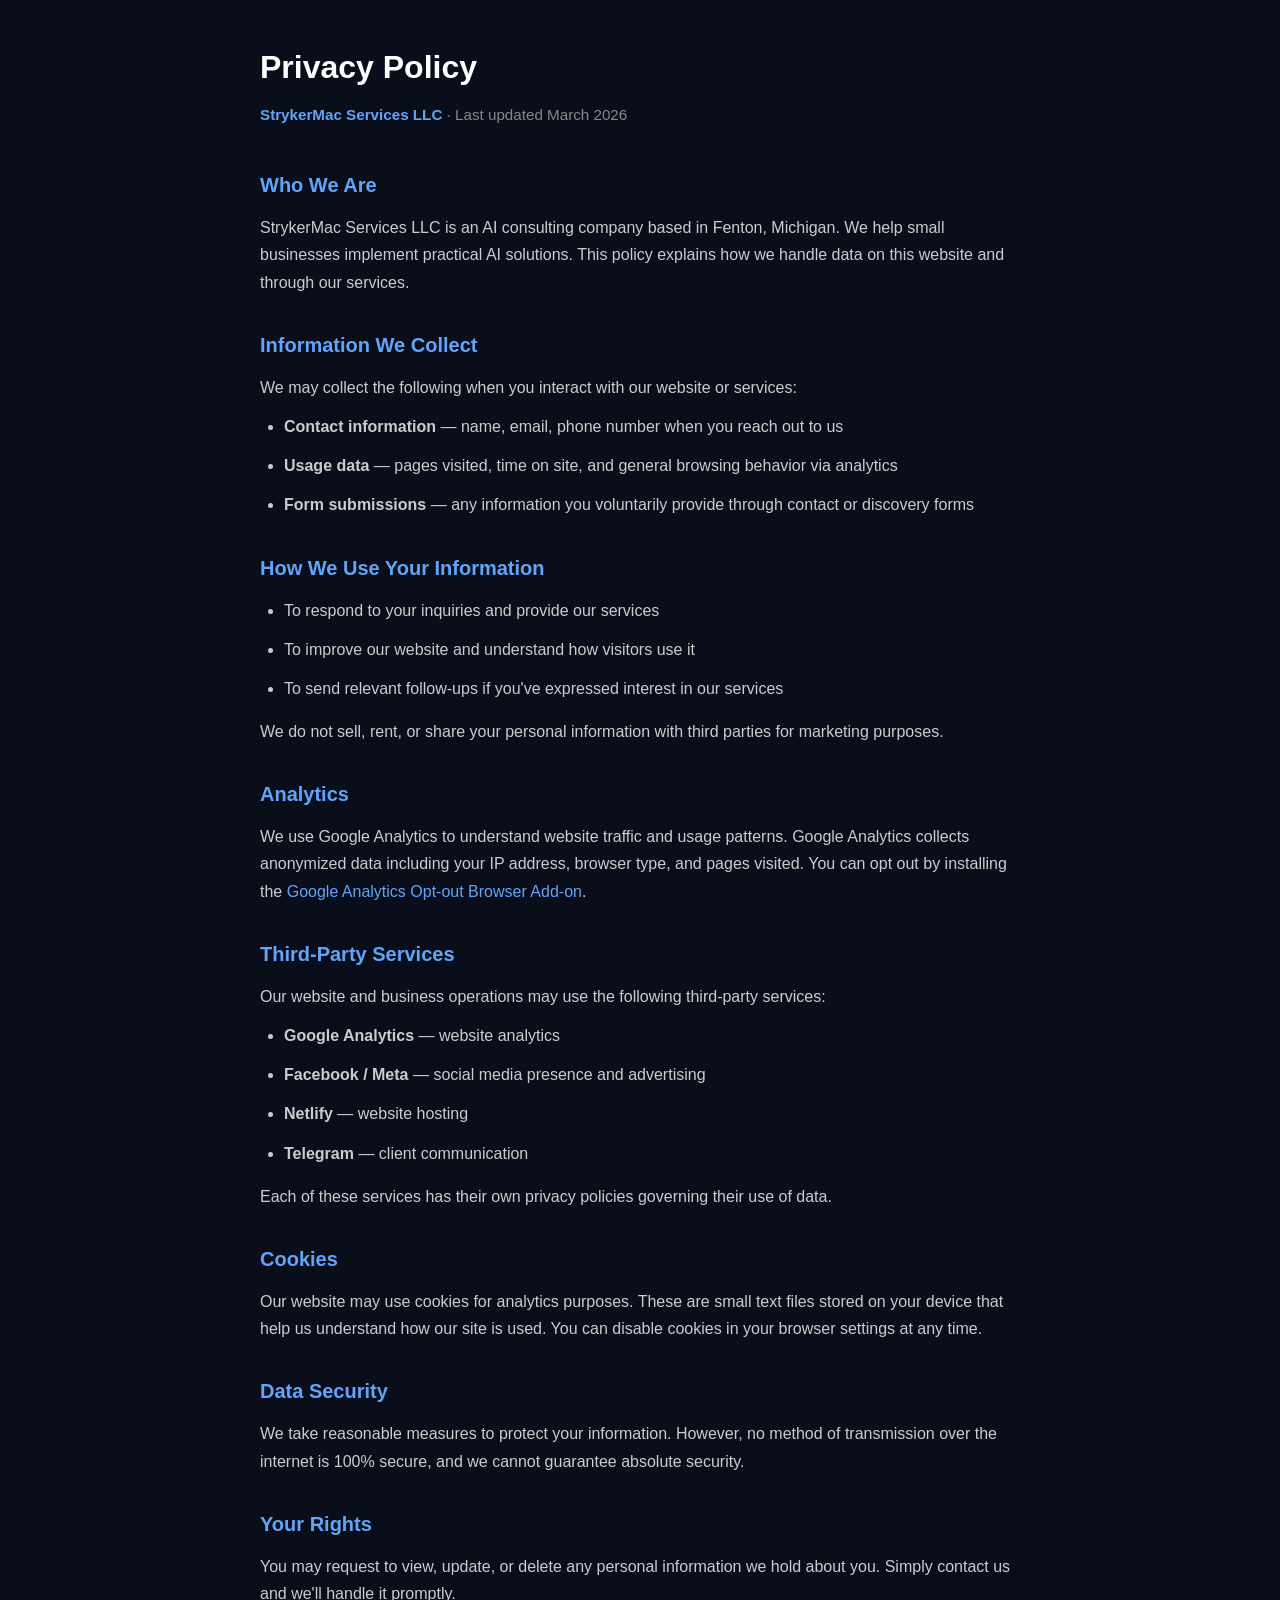
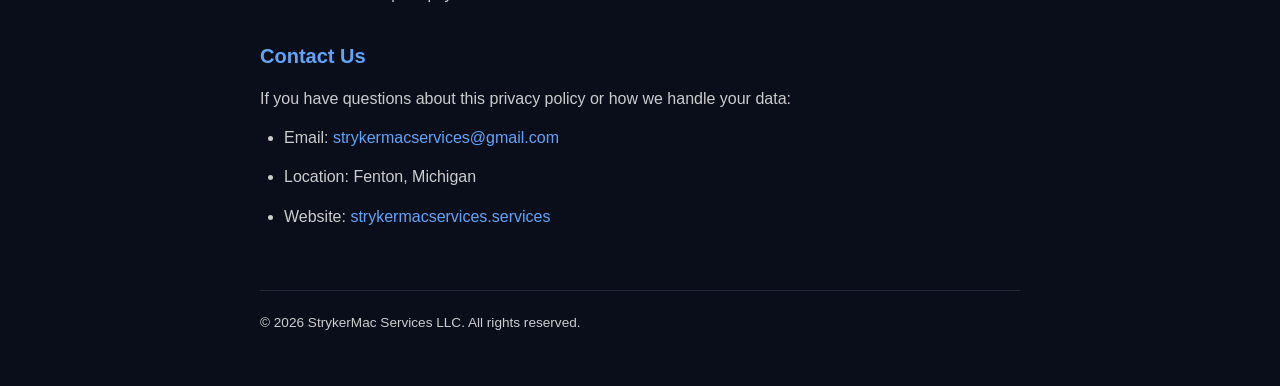
<file: privacy.html>
<!DOCTYPE html>
<html lang="en">
<head>
    <meta charset="UTF-8">
    <meta name="viewport" content="width=device-width, initial-scale=1.0">
    <title>Privacy Policy | StrykerMac Services LLC</title>
    <style>
        * { margin: 0; padding: 0; box-sizing: border-box; }
        body { font-family: -apple-system, BlinkMacSystemFont, 'Segoe UI', Roboto, sans-serif; background: #0a0e1a; color: #e0e0e0; line-height: 1.7; }
        .container { max-width: 800px; margin: 0 auto; padding: 40px 20px; }
        h1 { color: #fff; font-size: 2rem; margin-bottom: 8px; }
        .subtitle { color: #888; margin-bottom: 40px; font-size: 0.95rem; }
        h2 { color: #60a5fa; font-size: 1.25rem; margin-top: 32px; margin-bottom: 12px; }
        p, li { color: #ccc; margin-bottom: 12px; }
        ul { padding-left: 24px; margin-bottom: 16px; }
        a { color: #60a5fa; text-decoration: none; }
        a:hover { text-decoration: underline; }
        .brand { color: #60a5fa; font-weight: 600; }
        .footer { margin-top: 60px; padding-top: 20px; border-top: 1px solid #1e293b; color: #666; font-size: 0.85rem; }
    </style>
</head>
<body>
    <div class="container">
        <h1>Privacy Policy</h1>
        <p class="subtitle"><span class="brand">StrykerMac Services LLC</span> · Last updated March 2026</p>

        <h2>Who We Are</h2>
        <p>StrykerMac Services LLC is an AI consulting company based in Fenton, Michigan. We help small businesses implement practical AI solutions. This policy explains how we handle data on this website and through our services.</p>

        <h2>Information We Collect</h2>
        <p>We may collect the following when you interact with our website or services:</p>
        <ul>
            <li><strong>Contact information</strong> — name, email, phone number when you reach out to us</li>
            <li><strong>Usage data</strong> — pages visited, time on site, and general browsing behavior via analytics</li>
            <li><strong>Form submissions</strong> — any information you voluntarily provide through contact or discovery forms</li>
        </ul>

        <h2>How We Use Your Information</h2>
        <ul>
            <li>To respond to your inquiries and provide our services</li>
            <li>To improve our website and understand how visitors use it</li>
            <li>To send relevant follow-ups if you've expressed interest in our services</li>
        </ul>
        <p>We do not sell, rent, or share your personal information with third parties for marketing purposes.</p>

        <h2>Analytics</h2>
        <p>We use Google Analytics to understand website traffic and usage patterns. Google Analytics collects anonymized data including your IP address, browser type, and pages visited. You can opt out by installing the <a href="https://tools.google.com/dlpage/gaoptout" target="_blank">Google Analytics Opt-out Browser Add-on</a>.</p>

        <h2>Third-Party Services</h2>
        <p>Our website and business operations may use the following third-party services:</p>
        <ul>
            <li><strong>Google Analytics</strong> — website analytics</li>
            <li><strong>Facebook / Meta</strong> — social media presence and advertising</li>
            <li><strong>Netlify</strong> — website hosting</li>
            <li><strong>Telegram</strong> — client communication</li>
        </ul>
        <p>Each of these services has their own privacy policies governing their use of data.</p>

        <h2>Cookies</h2>
        <p>Our website may use cookies for analytics purposes. These are small text files stored on your device that help us understand how our site is used. You can disable cookies in your browser settings at any time.</p>

        <h2>Data Security</h2>
        <p>We take reasonable measures to protect your information. However, no method of transmission over the internet is 100% secure, and we cannot guarantee absolute security.</p>

        <h2>Your Rights</h2>
        <p>You may request to view, update, or delete any personal information we hold about you. Simply contact us and we'll handle it promptly.</p>

        <h2>Contact Us</h2>
        <p>If you have questions about this privacy policy or how we handle your data:</p>
        <ul>
            <li>Email: <a href="mailto:strykermacservices@gmail.com">strykermacservices@gmail.com</a></li>
            <li>Location: Fenton, Michigan</li>
            <li>Website: <a href="https://strykermacservices.services">strykermacservices.services</a></li>
        </ul>

        <div class="footer">
            <p>&copy; 2026 StrykerMac Services LLC. All rights reserved.</p>
        </div>
    </div>
</body>
</html>
</file>
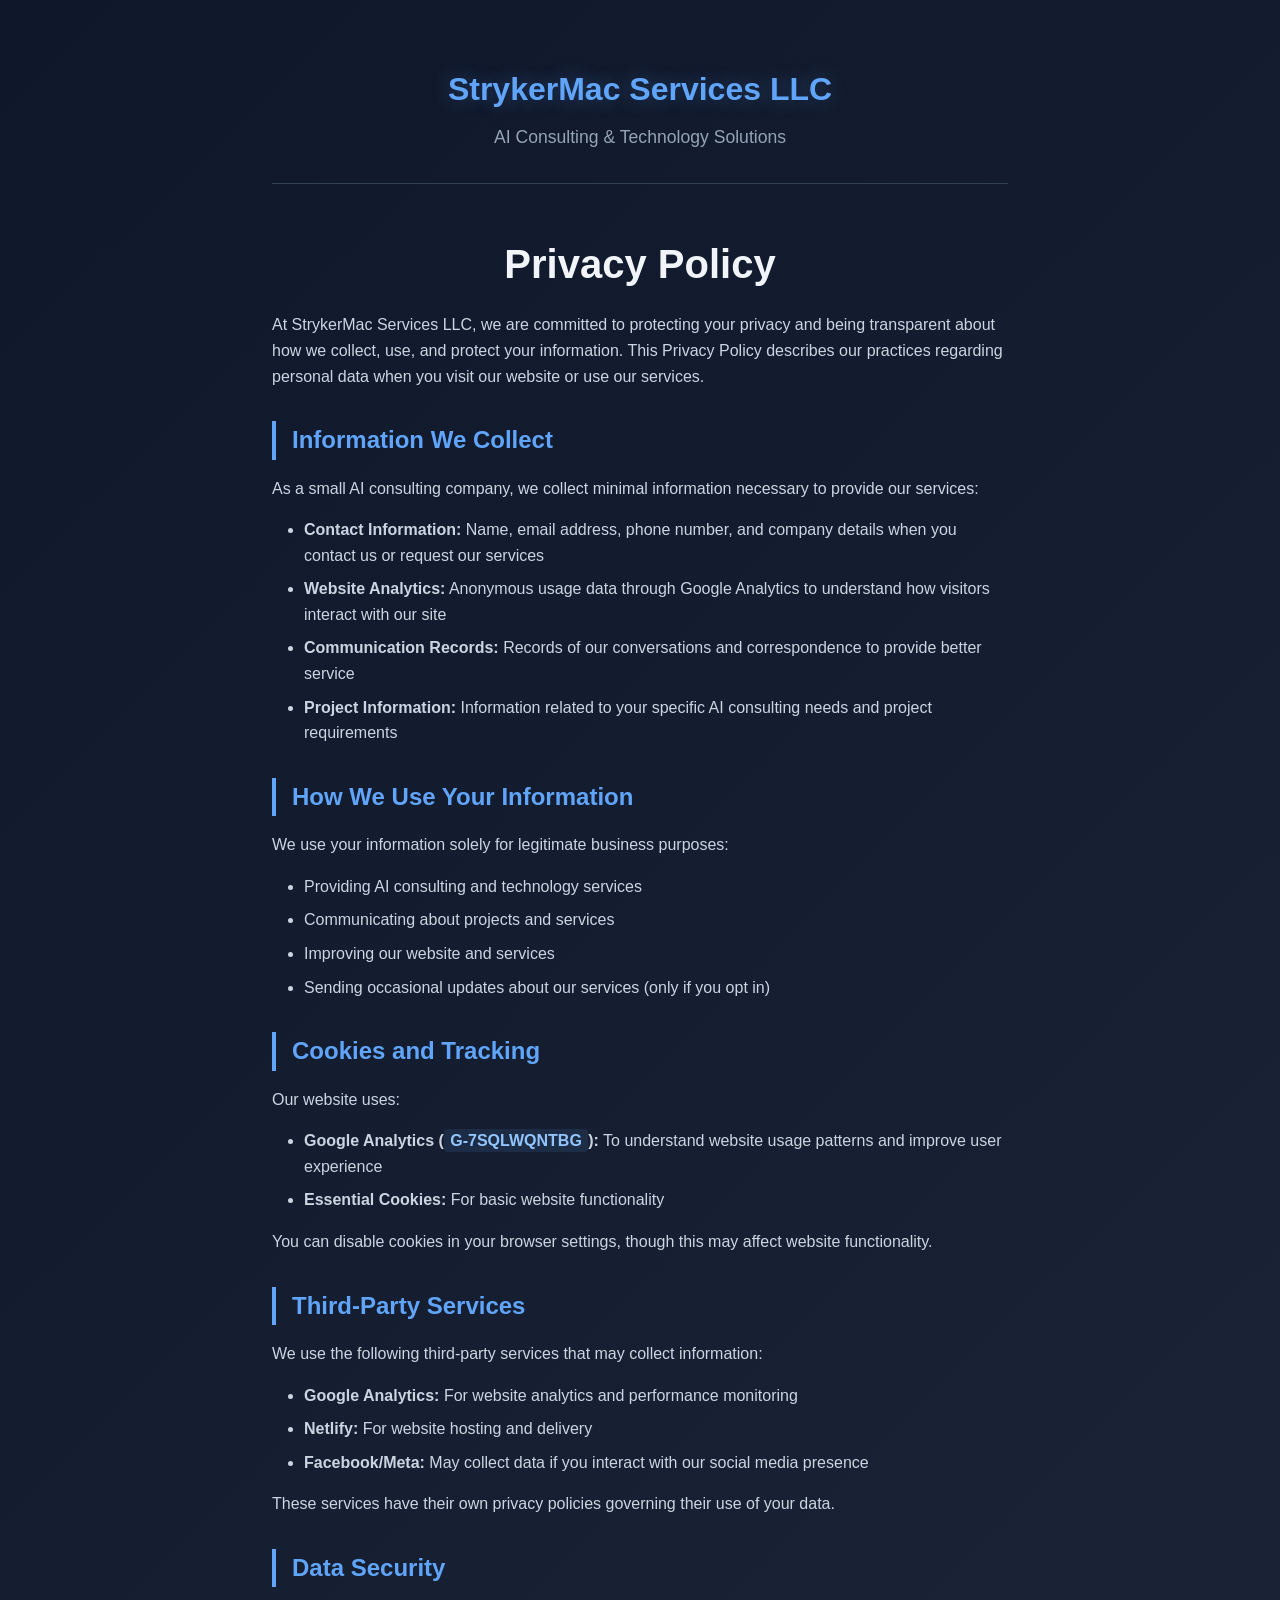
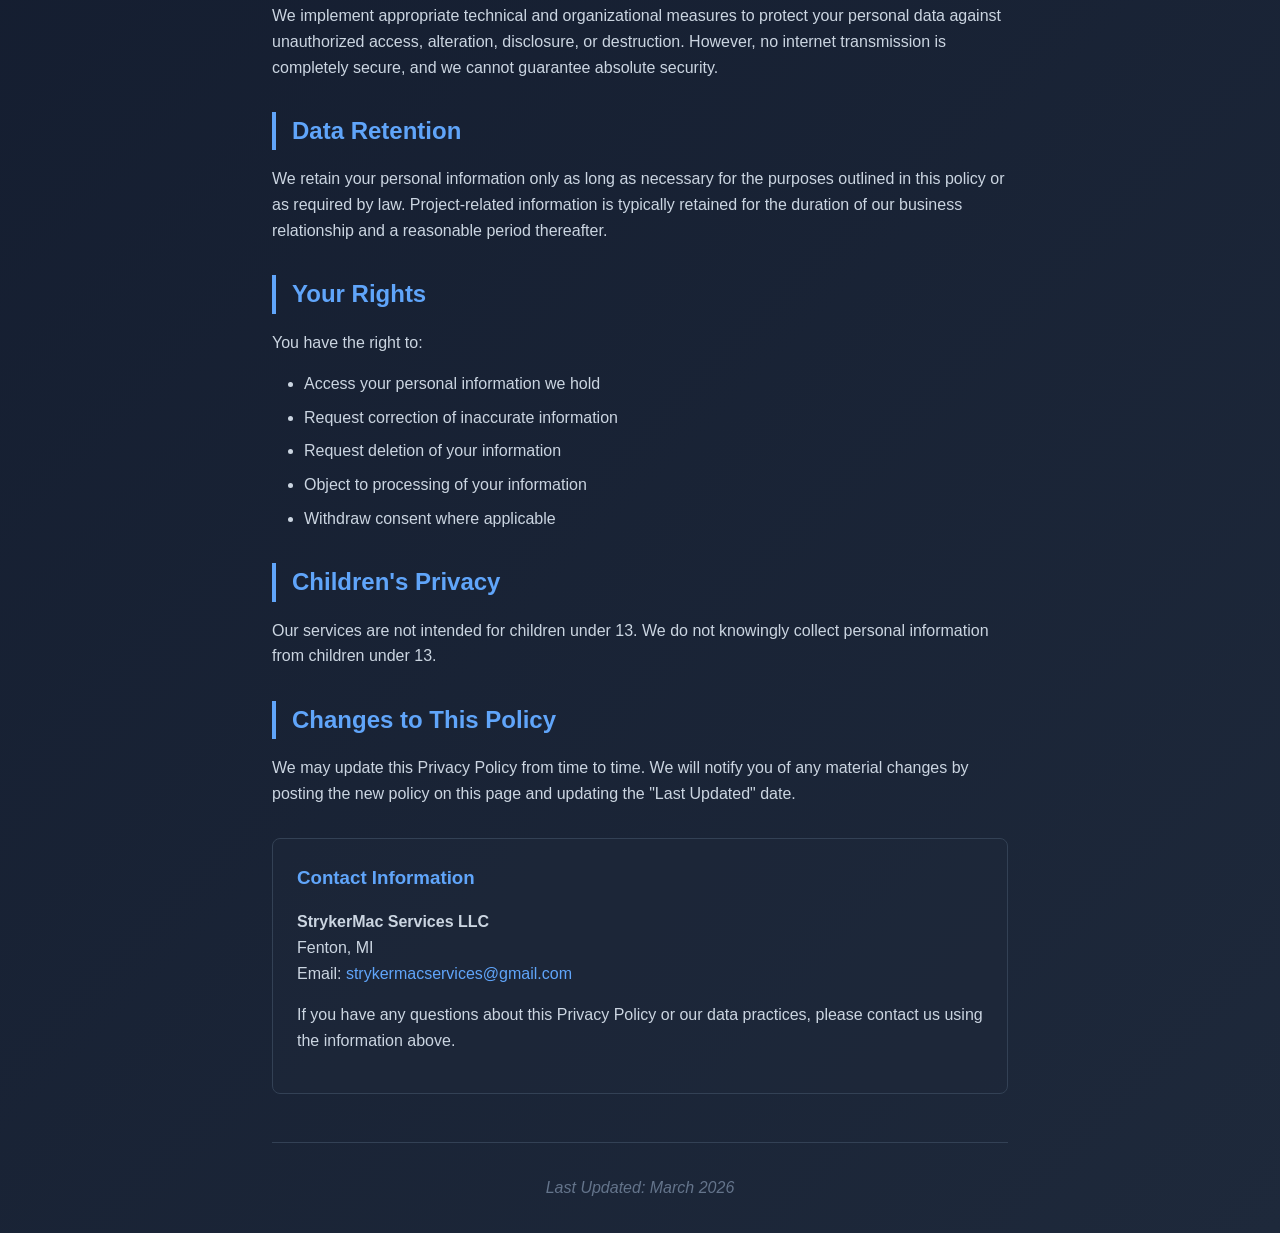
<file: workspace/strykermac-website/privacy.html>
<!DOCTYPE html>
<html lang="en">
<head>
    <meta charset="UTF-8">
    <meta name="viewport" content="width=device-width, initial-scale=1.0">
    <title>Privacy Policy - StrykerMac Services</title>
    <style>
        * {
            margin: 0;
            padding: 0;
            box-sizing: border-box;
        }
        
        body {
            font-family: -apple-system, BlinkMacSystemFont, 'Segoe UI', Roboto, Oxygen, Ubuntu, Cantarell, sans-serif;
            line-height: 1.6;
            color: #e4e4e7;
            background: linear-gradient(135deg, #0f172a 0%, #1e293b 100%);
            min-height: 100vh;
        }
        
        .container {
            max-width: 800px;
            margin: 0 auto;
            padding: 2rem;
        }
        
        .header {
            text-align: center;
            margin-bottom: 3rem;
            padding: 2rem 0;
            border-bottom: 1px solid #334155;
        }
        
        .logo {
            font-size: 2rem;
            font-weight: bold;
            color: #60a5fa;
            margin-bottom: 0.5rem;
            text-shadow: 0 0 20px rgba(96, 165, 250, 0.3);
        }
        
        .tagline {
            color: #94a3b8;
            font-size: 1.1rem;
        }
        
        h1 {
            font-size: 2.5rem;
            color: #f1f5f9;
            margin-bottom: 1rem;
            text-align: center;
        }
        
        h2 {
            font-size: 1.5rem;
            color: #60a5fa;
            margin: 2rem 0 1rem 0;
            border-left: 4px solid #60a5fa;
            padding-left: 1rem;
        }
        
        p {
            margin-bottom: 1rem;
            color: #cbd5e1;
        }
        
        ul {
            margin: 1rem 0;
            padding-left: 2rem;
        }
        
        li {
            margin-bottom: 0.5rem;
            color: #cbd5e1;
        }
        
        .contact-info {
            background: rgba(30, 41, 59, 0.5);
            padding: 1.5rem;
            border-radius: 8px;
            border: 1px solid #334155;
            margin: 2rem 0;
        }
        
        .contact-info h3 {
            color: #60a5fa;
            margin-bottom: 1rem;
        }
        
        .last-updated {
            text-align: center;
            margin-top: 3rem;
            padding-top: 2rem;
            border-top: 1px solid #334155;
            color: #64748b;
            font-style: italic;
        }
        
        a {
            color: #60a5fa;
            text-decoration: none;
        }
        
        a:hover {
            text-decoration: underline;
        }
        
        .highlight {
            background: rgba(96, 165, 250, 0.1);
            padding: 0.2rem 0.4rem;
            border-radius: 4px;
            color: #93c5fd;
        }
    </style>
</head>
<body>
    <div class="container">
        <div class="header">
            <div class="logo">StrykerMac Services LLC</div>
            <div class="tagline">AI Consulting & Technology Solutions</div>
        </div>
        
        <h1>Privacy Policy</h1>
        
        <p>At StrykerMac Services LLC, we are committed to protecting your privacy and being transparent about how we collect, use, and protect your information. This Privacy Policy describes our practices regarding personal data when you visit our website or use our services.</p>
        
        <h2>Information We Collect</h2>
        <p>As a small AI consulting company, we collect minimal information necessary to provide our services:</p>
        <ul>
            <li><strong>Contact Information:</strong> Name, email address, phone number, and company details when you contact us or request our services</li>
            <li><strong>Website Analytics:</strong> Anonymous usage data through Google Analytics to understand how visitors interact with our site</li>
            <li><strong>Communication Records:</strong> Records of our conversations and correspondence to provide better service</li>
            <li><strong>Project Information:</strong> Information related to your specific AI consulting needs and project requirements</li>
        </ul>
        
        <h2>How We Use Your Information</h2>
        <p>We use your information solely for legitimate business purposes:</p>
        <ul>
            <li>Providing AI consulting and technology services</li>
            <li>Communicating about projects and services</li>
            <li>Improving our website and services</li>
            <li>Sending occasional updates about our services (only if you opt in)</li>
        </ul>
        
        <h2>Cookies and Tracking</h2>
        <p>Our website uses:</p>
        <ul>
            <li><strong>Google Analytics (<span class="highlight">G-7SQLWQNTBG</span>):</strong> To understand website usage patterns and improve user experience</li>
            <li><strong>Essential Cookies:</strong> For basic website functionality</li>
        </ul>
        <p>You can disable cookies in your browser settings, though this may affect website functionality.</p>
        
        <h2>Third-Party Services</h2>
        <p>We use the following third-party services that may collect information:</p>
        <ul>
            <li><strong>Google Analytics:</strong> For website analytics and performance monitoring</li>
            <li><strong>Netlify:</strong> For website hosting and delivery</li>
            <li><strong>Facebook/Meta:</strong> May collect data if you interact with our social media presence</li>
        </ul>
        <p>These services have their own privacy policies governing their use of your data.</p>
        
        <h2>Data Security</h2>
        <p>We implement appropriate technical and organizational measures to protect your personal data against unauthorized access, alteration, disclosure, or destruction. However, no internet transmission is completely secure, and we cannot guarantee absolute security.</p>
        
        <h2>Data Retention</h2>
        <p>We retain your personal information only as long as necessary for the purposes outlined in this policy or as required by law. Project-related information is typically retained for the duration of our business relationship and a reasonable period thereafter.</p>
        
        <h2>Your Rights</h2>
        <p>You have the right to:</p>
        <ul>
            <li>Access your personal information we hold</li>
            <li>Request correction of inaccurate information</li>
            <li>Request deletion of your information</li>
            <li>Object to processing of your information</li>
            <li>Withdraw consent where applicable</li>
        </ul>
        
        <h2>Children's Privacy</h2>
        <p>Our services are not intended for children under 13. We do not knowingly collect personal information from children under 13.</p>
        
        <h2>Changes to This Policy</h2>
        <p>We may update this Privacy Policy from time to time. We will notify you of any material changes by posting the new policy on this page and updating the "Last Updated" date.</p>
        
        <div class="contact-info">
            <h3>Contact Information</h3>
            <p><strong>StrykerMac Services LLC</strong><br>
            Fenton, MI<br>
            Email: <a href="mailto:strykermacservices@gmail.com">strykermacservices@gmail.com</a></p>
            
            <p>If you have any questions about this Privacy Policy or our data practices, please contact us using the information above.</p>
        </div>
        
        <div class="last-updated">
            Last Updated: March 2026
        </div>
    </div>
</body>
</html>
</file>
<file: style.css>
/* ===== RESET & BASE ===== */
*, *::before, *::after { margin: 0; padding: 0; box-sizing: border-box; }

:root {
    --bg: #0D1117;
    --bg-alt: #161B22;
    --surface: #1C2128;
    --border: #30363D;
    --text: #E6EDF3;
    --text-muted: #8B949E;
    --accent: #00D4FF;
    --accent-glow: rgba(0, 212, 255, 0.15);
    --accent-dark: #0099BB;
    --gradient: linear-gradient(135deg, #00D4FF, #0088CC);
    --font: 'Inter', -apple-system, sans-serif;
    --mono: 'JetBrains Mono', monospace;
    --radius: 12px;
    --radius-sm: 8px;
}

html { scroll-behavior: smooth; scroll-padding-top: 80px; }

body {
    font-family: var(--font);
    background: var(--bg);
    color: var(--text);
    line-height: 1.6;
    -webkit-font-smoothing: antialiased;
}

a { color: var(--accent); text-decoration: none; transition: opacity .2s; }
a:hover { opacity: .85; }

.container { max-width: 1120px; margin: 0 auto; padding: 0 24px; }

.code-accent { color: var(--accent); font-family: var(--mono); font-weight: 700; }
.gradient-text { background: var(--gradient); -webkit-background-clip: text; -webkit-text-fill-color: transparent; background-clip: text; }

/* ===== ANIMATIONS ===== */
.fade-in { opacity: 0; transform: translateY(24px); transition: opacity .6s ease, transform .6s ease; }
.fade-in.visible { opacity: 1; transform: translateY(0); }

/* ===== NAV ===== */
.nav {
    position: fixed; top: 0; left: 0; right: 0; z-index: 1000;
    background: rgba(13, 17, 23, 0.85); backdrop-filter: blur(16px);
    border-bottom: 1px solid transparent; transition: border-color .3s;
}
.nav.scrolled { border-bottom-color: var(--border); }
.nav-inner { max-width: 1120px; margin: 0 auto; padding: 0 24px; display: flex; align-items: center; justify-content: space-between; height: 72px; }
.nav-logo { display: flex; align-items: center; }
.logo-img { height: 36px; width: auto; }
.nav-links { display: flex; align-items: center; gap: 32px; }
.nav-links a { color: var(--text-muted); font-size: .9rem; font-weight: 500; transition: color .2s; }
.nav-links a:hover { color: var(--text); opacity: 1; }
.nav-cta {
    background: var(--gradient); color: var(--bg) !important; padding: 8px 20px;
    border-radius: 6px; font-weight: 600 !important; font-size: .85rem !important;
}
.nav-cta:hover { opacity: .9 !important; }
.hamburger { display: none; background: none; border: none; cursor: pointer; padding: 4px; }
.hamburger span { display: block; width: 24px; height: 2px; background: var(--text); margin: 6px 0; transition: .3s; border-radius: 2px; }
.hamburger.active span:nth-child(1) { transform: rotate(45deg) translate(5px, 5px); }
.hamburger.active span:nth-child(2) { opacity: 0; }
.hamburger.active span:nth-child(3) { transform: rotate(-45deg) translate(6px, -6px); }

/* ===== HERO ===== */
.hero {
    min-height: 100vh; display: flex; align-items: center; justify-content: center;
    position: relative; overflow: hidden; padding: 120px 0 80px;
}
.hero-bg-grid {
    position: absolute; inset: 0;
    background-image:
        linear-gradient(rgba(0,212,255,.03) 1px, transparent 1px),
        linear-gradient(90deg, rgba(0,212,255,.03) 1px, transparent 1px);
    background-size: 60px 60px;
}
.hero-content { text-align: center; position: relative; z-index: 1; }
.hero-badge {
    display: inline-block; font-family: var(--mono); font-size: .85rem;
    color: var(--accent); border: 1px solid var(--border); padding: 6px 16px;
    border-radius: 100px; margin-bottom: 24px; background: var(--accent-glow);
}
.hero h1 { font-size: clamp(2.5rem, 6vw, 4.2rem); font-weight: 800; line-height: 1.1; margin-bottom: 20px; letter-spacing: -0.03em; }
.hero-sub { font-size: clamp(1rem, 2vw, 1.2rem); color: var(--text-muted); max-width: 620px; margin: 0 auto 36px; line-height: 1.7; }
.hero-sub strong { color: var(--accent); }
.hero-actions { display: flex; gap: 16px; justify-content: center; flex-wrap: wrap; margin-bottom: 56px; }

.btn {
    display: inline-flex; align-items: center; gap: 8px; padding: 14px 28px;
    border-radius: var(--radius-sm); font-weight: 600; font-size: .95rem;
    transition: all .2s; cursor: pointer; border: none; font-family: var(--font);
}
.btn-primary { background: var(--gradient); color: var(--bg); }
.btn-primary:hover { opacity: .9; color: var(--bg); box-shadow: 0 0 30px var(--accent-glow); }
.btn-ghost { background: transparent; color: var(--text); border: 1px solid var(--border); }
.btn-ghost:hover { border-color: var(--accent); color: var(--accent); opacity: 1; }
.btn-full { width: 100%; justify-content: center; }

.hero-stats { display: flex; justify-content: center; align-items: center; gap: 40px; }
.stat { text-align: center; }
.stat-num { display: block; font-family: var(--mono); font-size: 1.8rem; font-weight: 700; color: var(--accent); }
.stat-label { font-size: .8rem; color: var(--text-muted); text-transform: uppercase; letter-spacing: .1em; }
.stat-divider { width: 1px; height: 40px; background: var(--border); }

/* ===== SECTIONS ===== */
.section { padding: 100px 0; }
.section-alt { background: var(--bg-alt); }
.section-header { text-align: center; margin-bottom: 60px; }
.section-tag { display: inline-block; font-family: var(--mono); font-size: .8rem; color: var(--accent); margin-bottom: 12px; letter-spacing: .05em; }
.section-header h2 { font-size: clamp(2rem, 4vw, 2.8rem); font-weight: 800; letter-spacing: -0.02em; margin-bottom: 12px; }
.section-sub { color: var(--text-muted); font-size: 1.05rem; max-width: 540px; margin: 0 auto; }

/* ===== CARDS ===== */
.cards-grid { display: grid; grid-template-columns: repeat(auto-fit, minmax(250px, 1fr)); gap: 24px; }
.card {
    background: var(--surface); border: 1px solid var(--border); border-radius: var(--radius);
    padding: 32px; transition: border-color .3s, transform .3s;
}
.card:hover { border-color: var(--accent); transform: translateY(-4px); }
.card-icon { font-size: 2rem; margin-bottom: 16px; }
.card h3 { font-size: 1.15rem; margin-bottom: 10px; font-weight: 700; }
.card p { color: var(--text-muted); font-size: .92rem; line-height: 1.6; }

/* ===== TIMELINE ===== */
.timeline { max-width: 640px; margin: 0 auto; }
.timeline-step { display: flex; gap: 24px; align-items: flex-start; }
.step-number {
    font-family: var(--mono); font-size: 1.5rem; font-weight: 700;
    color: var(--accent); min-width: 56px; height: 56px;
    display: flex; align-items: center; justify-content: center;
    border: 2px solid var(--accent); border-radius: 50%;
    background: var(--accent-glow); flex-shrink: 0;
}
.step-content h3 { font-size: 1.2rem; margin-bottom: 6px; }
.step-content p { color: var(--text-muted); font-size: .92rem; }
.timeline-connector { width: 2px; height: 40px; background: var(--border); margin-left: 27px; }
.timeline-badge {
    text-align: center; margin-top: 48px; font-family: var(--mono); font-size: .9rem;
    color: var(--text-muted); padding: 12px 24px; border: 1px solid var(--border);
    border-radius: 100px; display: inline-block; width: 100%;
    background: var(--accent-glow);
}
.timeline-badge strong { color: var(--accent); }

/* ===== CASE STUDY ===== */
.case-study-card {
    background: var(--surface); border: 1px solid var(--border); border-radius: var(--radius);
    overflow: hidden; max-width: 800px; margin: 0 auto;
}
.case-header {
    display: flex; justify-content: space-between; align-items: center;
    padding: 24px 32px; border-bottom: 1px solid var(--border); background: var(--bg-alt);
}
.case-header h3 { font-size: 1.3rem; }
.case-label { font-size: .85rem; color: var(--text-muted); font-family: var(--mono); }
.case-label strong { color: var(--accent); }
.case-status { display: flex; align-items: center; gap: 8px; font-size: .85rem; color: #3fb950; font-family: var(--mono); }
.status-dot { width: 8px; height: 8px; border-radius: 50%; background: #3fb950; animation: pulse 2s infinite; }
@keyframes pulse { 0%, 100% { opacity: 1; } 50% { opacity: .4; } }
.case-body { padding: 32px; }
.case-stats { display: grid; grid-template-columns: repeat(3, 1fr); gap: 24px; margin-bottom: 24px; }
.case-stat { text-align: center; }
.case-stat-num { display: block; font-family: var(--mono); font-size: 2rem; font-weight: 700; color: var(--accent); }
.case-stat-label { display: block; font-size: .85rem; font-weight: 600; margin-bottom: 2px; }
.case-stat-detail { display: block; font-size: .78rem; color: var(--text-muted); }
.case-details { margin-bottom: 24px; }
.case-details p { color: var(--text-muted); font-size: .95rem; }
.case-details strong { color: var(--accent); }
.case-quote {
    border-left: 3px solid var(--accent); padding: 16px 24px;
    background: var(--accent-glow); border-radius: 0 var(--radius-sm) var(--radius-sm) 0;
}
.case-quote p { font-size: 1.05rem; font-style: italic; font-weight: 500; line-height: 1.6; }

/* ===== PRICING ===== */
.pricing-grid { display: grid; grid-template-columns: repeat(auto-fit, minmax(280px, 1fr)); gap: 24px; max-width: 960px; margin: 0 auto; }
.pricing-card {
    background: var(--surface); border: 1px solid var(--border); border-radius: var(--radius);
    padding: 36px 28px; text-align: center; position: relative; transition: border-color .3s;
}
.pricing-card:hover { border-color: var(--accent); }
.pricing-card-featured { border-color: var(--accent); }
.pricing-badge {
    position: absolute; top: -12px; left: 50%; transform: translateX(-50%);
    background: var(--gradient); color: var(--bg); font-size: .75rem;
    font-weight: 700; padding: 4px 16px; border-radius: 100px; text-transform: uppercase;
    letter-spacing: .05em;
}
.pricing-label { font-size: .8rem; text-transform: uppercase; letter-spacing: .1em; color: var(--text-muted); margin-bottom: 8px; }
.pricing-amount { font-size: 2.5rem; font-weight: 800; margin-bottom: 4px; }
.pricing-from { font-size: .85rem; font-weight: 400; color: var(--text-muted); }
.pricing-period { font-size: 1rem; font-weight: 400; color: var(--text-muted); }
.pricing-desc { font-size: .9rem; color: var(--text-muted); margin-bottom: 24px; }
.pricing-features { list-style: none; text-align: left; }
.pricing-features li { padding: 8px 0; font-size: .9rem; color: var(--text-muted); border-top: 1px solid var(--border); }
.pricing-features li::before { content: '✓ '; color: var(--accent); font-weight: 700; }
.pricing-note {
    text-align: center; margin-top: 40px; font-family: var(--mono); font-size: .9rem;
    color: var(--text-muted); padding: 16px 24px; border: 1px dashed var(--border);
    border-radius: var(--radius-sm); background: var(--accent-glow);
}

/* ===== FAQ ===== */
.faq-list { max-width: 720px; margin: 0 auto; }
.faq-item { border-bottom: 1px solid var(--border); }
.faq-question {
    width: 100%; display: flex; justify-content: space-between; align-items: center;
    padding: 20px 0; background: none; border: none; color: var(--text);
    font-size: 1rem; font-weight: 600; font-family: var(--font); cursor: pointer;
    text-align: left; transition: color .2s;
}
.faq-question:hover { color: var(--accent); }
.faq-toggle { font-family: var(--mono); font-size: 1.4rem; color: var(--accent); transition: transform .3s; flex-shrink: 0; margin-left: 16px; }
.faq-item.active .faq-toggle { transform: rotate(45deg); }
.faq-answer { max-height: 0; overflow: hidden; transition: max-height .4s ease; }
.faq-answer p { padding: 0 0 20px; color: var(--text-muted); font-size: .92rem; line-height: 1.7; }
.faq-item.active .faq-answer { max-height: 300px; }

/* ===== CONTACT ===== */
.contact-grid { display: grid; grid-template-columns: 1fr 1fr; gap: 48px; max-width: 900px; margin: 0 auto; }
.contact-item { display: flex; gap: 16px; align-items: flex-start; margin-bottom: 24px; }
.contact-icon { font-size: 1.5rem; margin-top: 2px; }
.contact-label { font-size: .8rem; text-transform: uppercase; letter-spacing: .1em; color: var(--text-muted); margin-bottom: 2px; }
.contact-value { color: var(--text); font-weight: 500; font-size: 1rem; }
.contact-cta { display: flex; flex-direction: column; gap: 12px; margin-top: 16px; }

.contact-form { display: flex; flex-direction: column; gap: 20px; }
.form-group label { display: block; font-size: .85rem; font-weight: 600; margin-bottom: 6px; color: var(--text-muted); }
.form-group input, .form-group textarea {
    width: 100%; padding: 12px 16px; background: var(--surface); border: 1px solid var(--border);
    border-radius: var(--radius-sm); color: var(--text); font-family: var(--font);
    font-size: .95rem; transition: border-color .2s; outline: none;
}
.form-group input:focus, .form-group textarea:focus { border-color: var(--accent); }
.form-group textarea { resize: vertical; }
.form-group input::placeholder, .form-group textarea::placeholder { color: var(--text-muted); opacity: .5; }

/* ===== FOOTER ===== */
.footer { border-top: 1px solid var(--border); padding: 40px 0; }
.footer-inner { display: flex; justify-content: space-between; align-items: center; flex-wrap: wrap; gap: 16px; }
.footer-brand { display: flex; align-items: center; gap: 16px; }
.footer-logo { height: 28px; width: auto; opacity: .7; }
.footer-tagline { font-family: var(--mono); font-size: .8rem; color: var(--text-muted); }
.footer-copy { font-size: .8rem; color: var(--text-muted); }

/* ===== MOBILE ===== */
@media (max-width: 768px) {
    .hamburger { display: block; }
    .nav-links {
        display: none; position: fixed; top: 72px; left: 0; right: 0; bottom: 0;
        background: rgba(13, 17, 23, 0.98); flex-direction: column;
        align-items: center; justify-content: center; gap: 24px; backdrop-filter: blur(16px);
    }
    .nav-links.open { display: flex; }
    .nav-links a { font-size: 1.2rem; }
    .hero-stats { gap: 20px; }
    .stat-num { font-size: 1.4rem; }
    .contact-grid { grid-template-columns: 1fr; gap: 32px; }
    .case-stats { grid-template-columns: 1fr; gap: 16px; }
    .case-header { flex-direction: column; align-items: flex-start; gap: 8px; }
    .footer-inner { flex-direction: column; text-align: center; }
    .footer-brand { flex-direction: column; }
    .section { padding: 72px 0; }
}
</file>
